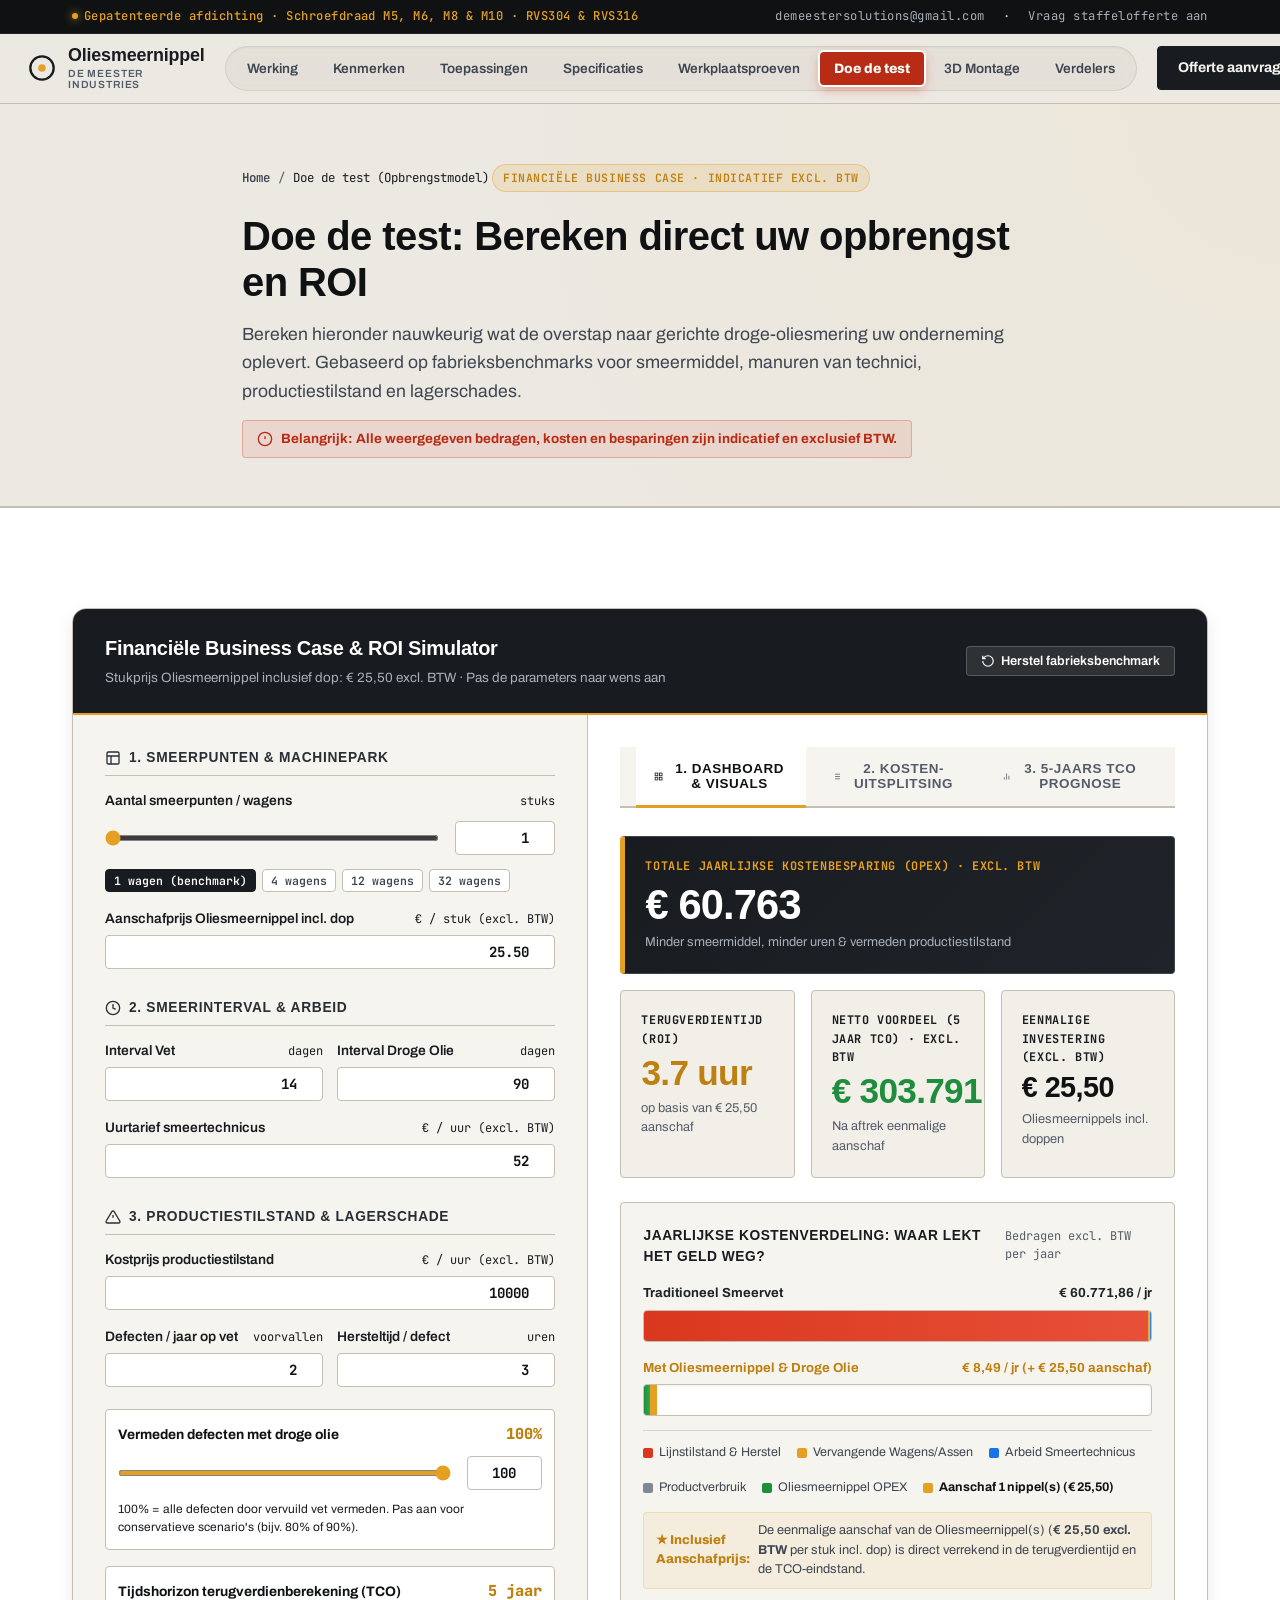
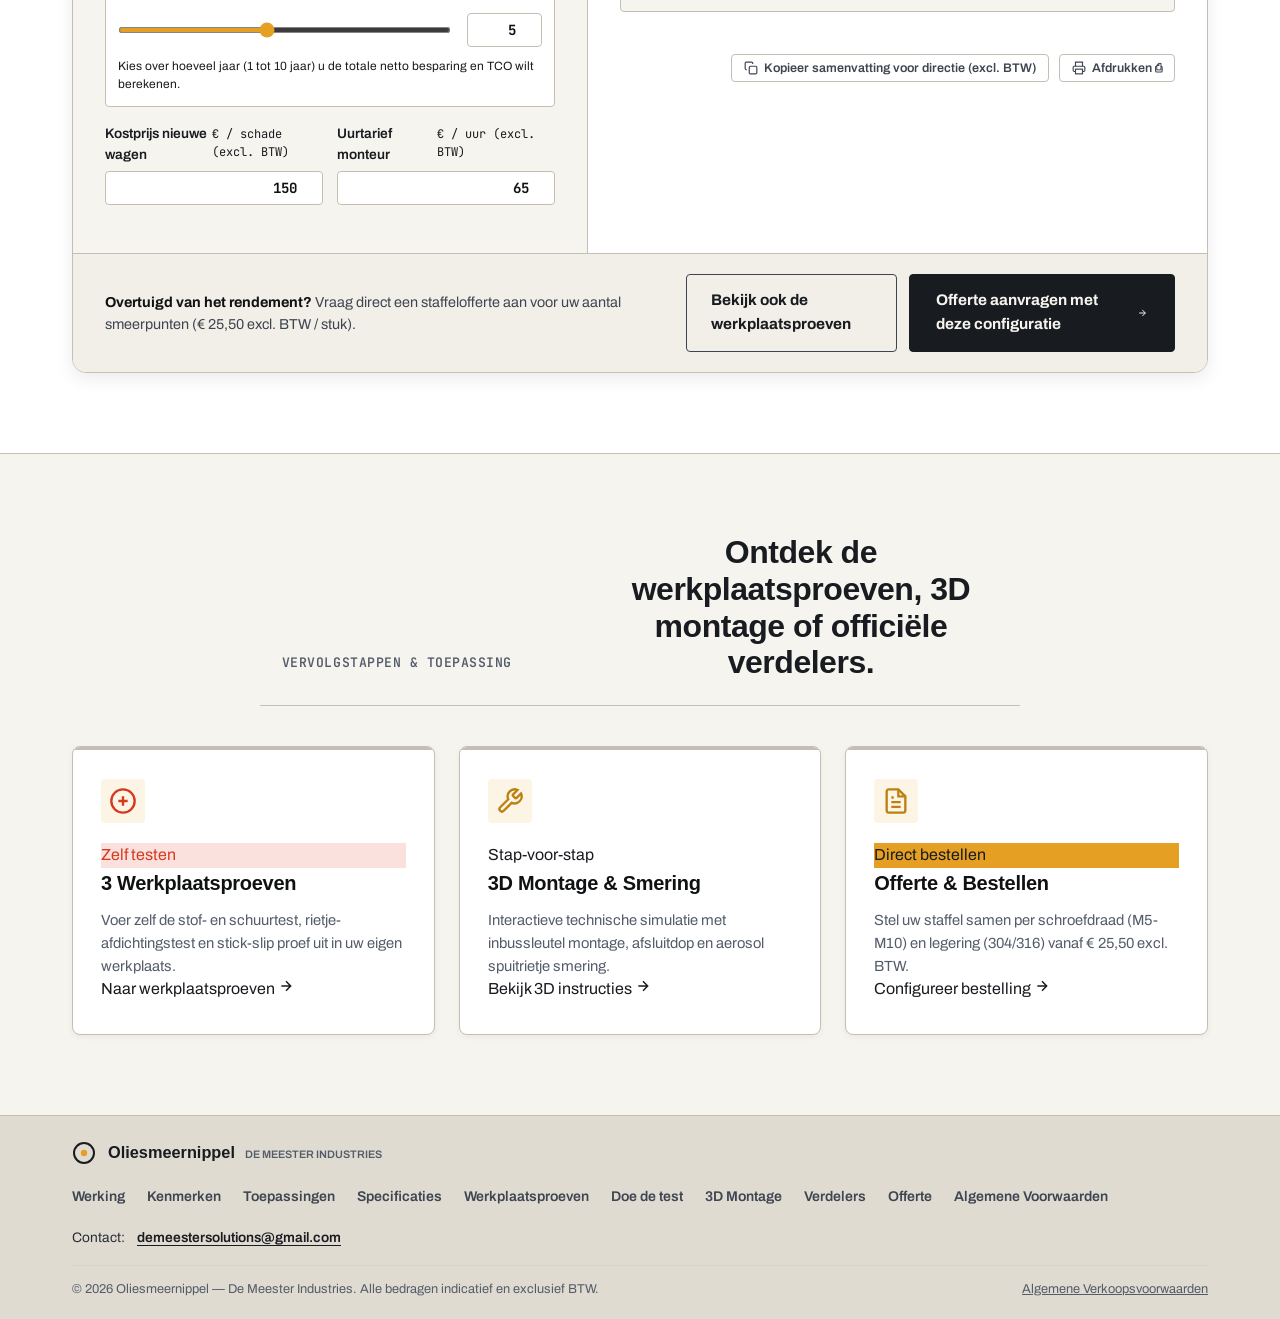
<file: calculator.html>
<!DOCTYPE html>
<html lang="nl">
<head>
  <meta charset="UTF-8">
  <meta name="viewport" content="width=device-width, initial-scale=1.0">
  <title>Doe de test — Opbrengstmodel & ROI Calculator | De Meester Industries</title>
  <meta name="description" content="Bereken direct uw besparing op smeermiddel, arbeid, lijnstilstand en lagerschades met het interactieve opbrengstmodel van de Oliesmeernippel. Cijfers excl. BTW.">
  <link rel="canonical" href="https://appkengit.github.io/DMS-OSN/calculator.html">

  <!-- Favicon -->
  <link rel="icon" type="image/svg+xml" href="assets/images/favicon.svg">
  <link rel="alternate icon" type="image/png" href="assets/images/favicon.png">
  <link rel="apple-touch-icon" href="assets/images/apple-touch-icon.png">

  <!-- Fonts & Stylesheet -->
  <link rel="preconnect" href="https://fonts.googleapis.com">
  <link rel="preconnect" href="https://fonts.gstatic.com" crossorigin>
  <link href="https://fonts.googleapis.com/css2?family=Archivo+Expanded:wght@600;700;800;900&family=Archivo:wght@400;500;600;700&family=JetBrains+Mono:wght@400;500;600;700&display=swap" rel="stylesheet">
  <link rel="stylesheet" href="css/style.css">
</head>
<body>

  <!-- Top Announcement Bar -->
  <div class="top-bar">
    <div class="wrap">
      <div class="top-bar-badge">
        <span>Gepatenteerde afdichting · Schroefdraad M5, M6, M8 & M10 · RVS304 & RVS316</span>
      </div>
      <div class="top-bar-links">
        <a href="mailto:demeestersolutions@gmail.com">demeestersolutions@gmail.com</a>
        <span>·</span>
        <a href="offerte.html">Vraag staffelofferte aan</a>
      </div>
    </div>
  </div>

  <!-- Header -->
  <header>
    <div class="wrap header-inner">
      <a class="brand" href="index.html" aria-label="Oliesmeernippel startpagina">
        <svg class="mark" viewBox="0 0 24 24" fill="none">
          <circle cx="12" cy="12" r="10" stroke="#181B1F" stroke-width="2"/>
          <circle cx="12" cy="12" r="3.2" fill="#E5A024"/>
        </svg>
        <span class="brand-text">
          Oliesmeernippel
          <small>De Meester Industries</small>
        </span>
      </a>

      <nav id="siteNav" aria-label="Hoofdnavigatie">
        <a href="index.html#werking">Werking</a>
        <a href="index.html#kenmerken">Kenmerken</a>
        <a href="index.html#toepassingen">Toepassingen</a>
        <a href="index.html#specificaties">Specificaties</a>
        <a href="test.html">Werkplaatsproeven</a>
        <a href="calculator.html" class="nav-highlight-red active">Doe de test</a>
        <a href="montage.html">3D Montage</a>
        <a href="verdelers.html">Verdelers</a>
      </nav>

      <div class="header-right">
        <a class="header-cta" href="offerte.html">
          <span>Offerte aanvragen</span>
          <svg width="14" height="14" viewBox="0 0 24 24" fill="none" stroke="currentColor" stroke-width="2.2" stroke-linecap="round" stroke-linejoin="round">
            <line x1="5" y1="12" x2="19" y2="12"></line>
            <polyline points="12 5 19 12 12 19"></polyline>
          </svg>
        </a>

        <button class="menu-toggle" id="menuToggle" aria-label="Menu openen" aria-expanded="false">
          <svg viewBox="0 0 24 24" width="22" height="22" fill="none">
            <path d="M3 6h18M3 12h18M3 18h18" stroke="#181B1F" stroke-width="2" stroke-linecap="round"/>
          </svg>
        </button>
      </div>
    </div>
  </header>

  <!-- Subpage Hero Header -->
  <section class="subpage-hero">
    <div class="wrap subpage-hero-inner">
      <div class="breadcrumb-trail">
        <a href="index.html">Home</a>
        <span>/</span>
        <span style="color:var(--steel-900);">Doe de test (Opbrengstmodel)</span>
      </div>

      <div class="tag tag-signal">
        <span>Financiële Business Case · Indicatief excl. BTW</span>
      </div>

      <h1>Doe de test: Bereken direct uw opbrengst en ROI</h1>
      
      <p class="lead">
        Bereken hieronder nauwkeurig wat de overstap naar gerichte droge-oliesmering uw onderneming oplevert. Gebaseerd op fabrieksbenchmarks voor smeermiddel, manuren van technici, productiestilstand en lagerschades.
      </p>

      <div style="margin-top:14px; display:inline-flex; align-items:center; gap:8px; background:rgba(217,56,30,0.1); border:1px solid rgba(217,56,30,0.3); padding:8px 14px; border-radius:var(--radius-sm); font-size:0.84rem; color:#B82B14; font-weight:700;">
        <svg width="16" height="16" viewBox="0 0 24 24" fill="none" stroke="currentColor" stroke-width="2">
          <circle cx="12" cy="12" r="10"></circle>
          <line x1="12" y1="8" x2="12" y2="12"></line>
          <line x1="12" y1="16" x2="12.01" y2="16"></line>
        </svg>
        <span>Belangrijk: Alle weergegeven bedragen, kosten en besparingen zijn indicatief en exclusief BTW.</span>
      </div>
    </div>
  </section>

  <!-- Calculator Section -->
  <section id="opbrengstmodel" style="padding: 60px 0 80px 0; background: #FFFFFF; border-top: 1px solid var(--line);">
    <div class="wrap">
      
      <!-- Calculator App Container -->
      <div class="calc-app-wrap" id="roiCalculatorApp">
        <!-- Top Control Bar -->
        <div class="calc-top-header">
          <div class="calc-title-box">
            <h3>Financiële Business Case & ROI Simulator</h3>
            <p>Stukprijs Oliesmeernippel inclusief dop: € 25,50 excl. BTW · Pas de parameters naar wens aan</p>
          </div>
          <button type="button" class="calc-reset-btn" id="btnResetCalc" title="Zet alle velden terug naar de fabrieksbenchmark">
            <svg width="14" height="14" viewBox="0 0 24 24" fill="none" stroke="currentColor" stroke-width="2">
              <path d="M3 12a9 9 0 1 0 9-9 9.75 9.75 0 0 0-6.74 2.74L3 8"/>
              <path d="M3 3v5h5"/>
            </svg>
            <span>Herstel fabrieksbenchmark</span>
          </button>
        </div>

        <div class="calc-layout-grid">
          <!-- Linkerzijde: Invoerpanelen -->
          <div class="calc-inputs-pane">
            
            <!-- Groep 1: Machine & Smeerpunten -->
            <div>
              <div class="calc-group-title">
                <svg width="16" height="16" viewBox="0 0 24 24" fill="none" stroke="currentColor" stroke-width="2">
                  <rect x="3" y="3" width="18" height="18" rx="2"/>
                  <line x1="3" y1="9" x2="21" y2="9"/>
                  <line x1="9" y1="21" x2="9" y2="9"/>
                </svg>
                <span>1. Smeerpunten & Machinepark</span>
              </div>

              <div class="calc-field-row">
                <div class="calc-label-bar">
                  <label for="calcSmeerpunten">Aantal smeerpunten / wagens</label>
                  <span class="calc-label-hint">stuks</span>
                </div>
                <div class="calc-slider-box">
                  <input type="range" class="calc-range-slider" id="calcSmeerpuntenSlider" min="1" max="100" value="1" step="1">
                  <div class="calc-num-input-wrap">
                    <input type="number" class="calc-num-input" id="calcSmeerpunten" min="1" max="500" value="1">
                  </div>
                </div>
                <div class="calc-preset-pills">
                  <button type="button" class="preset-pill active" data-calc-preset="1">1 wagen (benchmark)</button>
                  <button type="button" class="preset-pill" data-calc-preset="4">4 wagens</button>
                  <button type="button" class="preset-pill" data-calc-preset="12">12 wagens</button>
                  <button type="button" class="preset-pill" data-calc-preset="32">32 wagens</button>
                </div>
              </div>

              <div class="calc-field-row" style="margin-top:12px;">
                <div class="calc-label-bar">
                  <label for="calcNippelPrijs">Aanschafprijs Oliesmeernippel incl. dop</label>
                  <span class="calc-label-hint">€ / stuk (excl. BTW)</span>
                </div>
                <input type="number" class="calc-num-input" style="width:100%;" id="calcNippelPrijs" value="25.50" step="0.5" min="5">
              </div>
            </div>

            <!-- Groep 2: Smeerregime & Arbeid -->
            <div>
              <div class="calc-group-title">
                <svg width="16" height="16" viewBox="0 0 24 24" fill="none" stroke="currentColor" stroke-width="2">
                  <circle cx="12" cy="12" r="10"/>
                  <polyline points="12 6 12 12 16 14"/>
                </svg>
                <span>2. Smeerinterval & Arbeid</span>
              </div>

              <div class="calc-fields-grid-2">
                <div class="calc-field-row">
                  <div class="calc-label-bar">
                    <label for="calcVetFrequentie">Interval Vet</label>
                    <span class="calc-label-hint">dagen</span>
                  </div>
                  <input type="number" class="calc-num-input" style="width:100%;" id="calcVetFrequentie" value="14" min="1">
                </div>

                <div class="calc-field-row">
                  <div class="calc-label-bar">
                    <label for="calcOlieFrequentie">Interval Droge Olie</label>
                    <span class="calc-label-hint">dagen</span>
                  </div>
                  <input type="number" class="calc-num-input" style="width:100%;" id="calcOlieFrequentie" value="90" min="1">
                </div>
              </div>

              <div class="calc-field-row">
                <div class="calc-label-bar">
                  <label for="calcTariefSmeerder">Uurtarief smeertechnicus</label>
                  <span class="calc-label-hint">€ / uur (excl. BTW)</span>
                </div>
                <input type="number" class="calc-num-input" style="width:100%;" id="calcTariefSmeerder" value="52" min="10" step="1">
              </div>
            </div>

            <!-- Groep 3: Stilstand, Storingen & Vermijdingspercentage -->
            <div>
              <div class="calc-group-title">
                <svg width="16" height="16" viewBox="0 0 24 24" fill="none" stroke="currentColor" stroke-width="2">
                  <path d="M10.29 3.86L1.82 18a2 2 0 0 0 1.71 3h16.94a2 2 0 0 0 1.71-3L13.71 3.86a2 2 0 0 0-3.42 0z"/>
                  <line x1="12" y1="9" x2="12" y2="13"/>
                  <line x1="12" y1="17" x2="12.01" y2="17"/>
                </svg>
                <span>3. Productiestilstand & Lagerschade</span>
              </div>

              <div class="calc-field-row">
                <div class="calc-label-bar">
                  <label for="calcStilstandKost">Kostprijs productiestilstand</label>
                  <span class="calc-label-hint">€ / uur (excl. BTW)</span>
                </div>
                <input type="number" class="calc-num-input" style="width:100%;" id="calcStilstandKost" value="10000" min="0" step="500">
              </div>

              <div class="calc-fields-grid-2">
                <div class="calc-field-row">
                  <div class="calc-label-bar">
                    <label for="calcVoorvallen">Defecten / jaar op vet</label>
                    <span class="calc-label-hint">voorvallen</span>
                  </div>
                  <input type="number" class="calc-num-input" style="width:100%;" id="calcVoorvallen" value="2" min="0" step="1">
                </div>

                <div class="calc-field-row">
                  <div class="calc-label-bar">
                    <label for="calcHersteltijd">Hersteltijd / defect</label>
                    <span class="calc-label-hint">uren</span>
                  </div>
                  <input type="number" class="calc-num-input" style="width:100%;" id="calcHersteltijd" value="3" min="0.5" step="0.5">
                </div>
              </div>

              <!-- Nieuwe parameter: Vermijdingspercentage defecten -->
              <div class="calc-field-row" style="background:#FFFFFF; border:1px solid var(--line); border-radius:var(--radius-sm); padding:12px; margin-top:6px;">
                <div class="calc-label-bar">
                  <label for="calcReductiePct" style="color:var(--steel-950); font-weight:700;">
                    Vermeden defecten met droge olie
                  </label>
                  <span style="font-family:var(--font-mono); font-weight:800; font-size:0.95rem; color:var(--signal-dark);" id="reductiePctDisplay">100%</span>
                </div>
                <div class="calc-slider-box">
                  <input type="range" class="calc-range-slider" id="calcReductiePctSlider" min="0" max="100" value="100" step="5">
                  <div class="calc-num-input-wrap">
                    <input type="number" class="calc-num-input" id="calcReductiePct" min="0" max="100" value="100" style="width:75px;">
                  </div>
                </div>
                <p style="font-size:0.75rem; color:var(--steel-500); margin-top:4px;">
                  100% = alle defecten door vervuild vet vermeden. Pas aan voor conservatieve scenario's (bijv. 80% of 90%).
                </p>
              </div>

              <!-- Tijdshorizon slider -->
              <div class="calc-field-row" style="background:#FFFFFF; border:1px solid var(--line); border-radius:var(--radius-sm); padding:12px; margin-top:10px;">
                <div class="calc-label-bar">
                  <label for="calcJarenHorizon" style="color:var(--steel-950); font-weight:700;">
                    Tijdshorizon terugverdienberekening (TCO)
                  </label>
                  <span style="font-family:var(--font-mono); font-weight:800; font-size:0.95rem; color:var(--signal-dark);" id="jarenHorizonDisplay">5 jaar</span>
                </div>
                <div class="calc-slider-box">
                  <input type="range" class="calc-range-slider" id="calcJarenHorizonSlider" min="1" max="10" value="5" step="1">
                  <div class="calc-num-input-wrap">
                    <input type="number" class="calc-num-input" id="calcJarenHorizon" min="1" max="10" value="5" style="width:75px;">
                  </div>
                </div>
                <p style="font-size:0.75rem; color:var(--steel-500); margin-top:4px;">
                  Kies over hoeveel jaar (1 tot 10 jaar) u de totale netto besparing en TCO wilt berekenen.
                </p>
              </div>

              <div class="calc-fields-grid-2" style="margin-top:10px;">
                <div class="calc-field-row">
                  <div class="calc-label-bar">
                    <label for="calcSparePartsKost">Kostprijs nieuwe wagen</label>
                    <span class="calc-label-hint">€ / schade (excl. BTW)</span>
                  </div>
                  <input type="number" class="calc-num-input" style="width:100%;" id="calcSparePartsKost" value="150" min="0" step="25">
                </div>

                <div class="calc-field-row">
                  <div class="calc-label-bar">
                    <label for="calcTariefMonteur">Uurtarief monteur</label>
                    <span class="calc-label-hint">€ / uur (excl. BTW)</span>
                  </div>
                  <input type="number" class="calc-num-input" style="width:100%;" id="calcTariefMonteur" value="65" min="20" step="5">
                </div>
              </div>

            </div>

          </div>

          <!-- Rechterzijde: Live Dashboard & KPI's -->
          <div class="calc-results-pane">
            
            <!-- Tabbladen Navigatie -->
            <div class="calc-nav-tabs">
              <button type="button" class="calc-tab-btn active" data-calc-tab="tabOverview">
                <svg width="15" height="15" viewBox="0 0 24 24" fill="none" stroke="currentColor" stroke-width="2">
                  <rect x="3" y="3" width="7" height="7"/>
                  <rect x="14" y="3" width="7" height="7"/>
                  <rect x="14" y="14" width="7" height="7"/>
                  <rect x="3" y="14" width="7" height="7"/>
                </svg>
                <span>1. Dashboard & Visuals</span>
              </button>
              <button type="button" class="calc-tab-btn" data-calc-tab="tabTable">
                <svg width="15" height="15" viewBox="0 0 24 24" fill="none" stroke="currentColor" stroke-width="2">
                  <line x1="8" y1="6" x2="21" y2="6"/>
                  <line x1="8" y1="12" x2="21" y2="12"/>
                  <line x1="8" y1="18" x2="21" y2="18"/>
                  <line x1="3" y1="6" x2="3.01" y2="6"/>
                  <line x1="3" y1="12" x2="3.01" y2="12"/>
                  <line x1="3" y1="18" x2="3.01" y2="18"/>
                </svg>
                <span>2. Kosten-uitsplitsing</span>
              </button>
              <button type="button" class="calc-tab-btn" data-calc-tab="tab5y">
                <svg width="15" height="15" viewBox="0 0 24 24" fill="none" stroke="currentColor" stroke-width="2">
                  <line x1="18" y1="20" x2="18" y2="10"/>
                  <line x1="12" y1="20" x2="12" y2="4"/>
                  <line x1="6" y1="20" x2="6" y2="14"/>
                </svg>
                <span>3. 5-Jaars TCO Prognose</span>
              </button>
            </div>

            <!-- TAB 1: DASHBOARD & VISUALS -->
            <div class="calc-tab-pane active" id="tabOverview">
              <!-- KPI Tegels Grid -->
              <div class="calc-kpi-grid">
                <!-- Hero KPI: Jaarlijkse besparing -->
                <div class="calc-kpi-card hero-kpi">
                  <div class="calc-kpi-label">Totale Jaarlijkse Kostenbesparing (OPEX) · excl. BTW</div>
                  <div class="calc-kpi-val" id="kpiJaarBesparing">€ 60.763</div>
                  <div class="calc-kpi-sub">Minder smeermiddel, minder uren & vermeden productiestilstand</div>
                </div>

                <!-- KPI 2: Terugverdientijd -->
                <div class="calc-kpi-card">
                  <div class="calc-kpi-label">Terugverdientijd (ROI)</div>
                  <div class="calc-kpi-val" style="color:var(--signal-dark);" id="kpiTerugverdientijd">3.7 uur</div>
                  <div class="calc-kpi-sub" id="kpiTerugverdientijdSub">op basis van € 25,50 aanschaf</div>
                </div>

                <!-- KPI 3: 5-Jaars Netto Voordeel -->
                <div class="calc-kpi-card">
                  <div class="calc-kpi-label" id="kpiNettoWinstLabel">Netto Voordeel (5 Jaar TCO) · excl. BTW</div>
                  <div class="calc-kpi-val text-savings" id="kpiNettoWinst5j">€ 303.791</div>
                  <div class="calc-kpi-sub">Na aftrek eenmalige aanschaf</div>
                </div>

                <!-- KPI 4: Investering -->
                <div class="calc-kpi-card">
                  <div class="calc-kpi-label">Eenmalige Investering (excl. BTW)</div>
                  <div class="calc-kpi-val" style="font-size:1.8rem;" id="kpiInvestering">€ 25,50</div>
                  <div class="calc-kpi-sub">Oliesmeernippels incl. doppen</div>
                </div>
              </div>

              <!-- Gestapelde Kostenvergelijking (Stacked Bars) -->
              <div class="calc-stacked-wrap">
                <div class="calc-stacked-header">
                  <span class="calc-stacked-title">Jaarlijkse Kostenverdeling: Waar lekt het geld weg?</span>
                  <span style="font-family:var(--font-mono); font-size:0.75rem; color:var(--steel-600);">Bedragen excl. BTW per jaar</span>
                </div>

                <div class="stacked-bar-container">
                  <!-- Balk Vet -->
                  <div class="stacked-bar-row">
                    <div class="stacked-bar-label">
                      <span>Traditioneel Smeervet</span>
                      <span id="stackedVetTotal">€ 60.771,86 / jr</span>
                    </div>
                    <div class="stacked-track">
                      <div class="stacked-seg seg-downtime" id="segVetDowntime" style="width: 99.3%;" title="Productiestilstand"></div>
                      <div class="stacked-seg seg-spare" id="segVetSpare" style="width: 0.5%;" title="Spare parts / assen"></div>
                      <div class="stacked-seg seg-arbeid" id="segVetArbeid" style="width: 0.15%;" title="Smeertijd arbeid"></div>
                      <div class="stacked-seg seg-product" id="segVetProduct" style="width: 0.05%;" title="Vetverbruik"></div>
                    </div>
                  </div>

                  <!-- Balk Oliesmeernippel -->
                  <div class="stacked-bar-row">
                    <div class="stacked-bar-label">
                      <span style="color:var(--signal-dark);">Met Oliesmeernippel & Droge Olie</span>
                      <span style="color:var(--signal-dark); font-weight:700;" id="stackedOlieTotal">€ 8,49 / jr (+ € 25,50 eenmalige aanschaf)</span>
                    </div>
                    <div class="stacked-track">
                      <div class="stacked-seg seg-clean-oil" id="segOlieClean" style="width: 1%;" title="Minimale operationele kosten (OPEX)"></div>
                      <div class="stacked-seg seg-nippel" id="segOlieNippel" style="width: 2%; background:#E5A024;" title="Eenmalige aanschaf Oliesmeernippel(s) incl. dop"></div>
                    </div>
                  </div>
                </div>

                <div class="stacked-legend">
                  <div class="legend-item">
                    <span class="legend-dot" style="background:#D9381E;"></span>
                    <span>Lijnstilstand & Herstel</span>
                  </div>
                  <div class="legend-item">
                    <span class="legend-dot" style="background:#E5A024;"></span>
                    <span>Vervangende Wagens/Assen</span>
                  </div>
                  <div class="legend-item">
                    <span class="legend-dot" style="background:#1A73E8;"></span>
                    <span>Arbeid Smeertechnicus</span>
                  </div>
                  <div class="legend-item">
                    <span class="legend-dot" style="background:#7E8794;"></span>
                    <span>Productverbruik</span>
                  </div>
                  <div class="legend-item">
                    <span class="legend-dot" style="background:#1E8E3E;"></span>
                    <span>Oliesmeernippel OPEX</span>
                  </div>
                  <div class="legend-item">
                    <span class="legend-dot" style="background:#E5A024;"></span>
                    <span id="legendNippelText" style="font-weight:700; color:var(--steel-950);">Aanschaf Oliesmeernippel(s) (€ 25,50 / stuk)</span>
                  </div>
                </div>

                <div style="margin-top:14px; display:flex; align-items:center; gap:8px; font-size:0.8rem; color:var(--steel-700); background:rgba(229,160,36,0.08); border:1px solid rgba(229,160,36,0.25); border-radius:var(--radius-sm); padding:8px 12px;">
                  <span style="color:var(--signal-dark); font-weight:800;">★ Inclusief Aanschafprijs:</span>
                  <span>De eenmalige aanschaf van de Oliesmeernippel(s) (<strong>€ 25,50 excl. BTW</strong> per stuk incl. dop) is direct verrekend in de terugverdientijd en de TCO-eindstand.</span>
                </div>
              </div>
            </div>

            <!-- TAB 2: GEDETAILLEERDE TABEL -->
            <div class="calc-tab-pane" id="tabTable">
              <div class="calc-table-wrap">
                <table class="calc-table">
                  <thead>
                    <tr>
                      <th>Kostenpost (excl. BTW)</th>
                      <th>Huidig (Vet)</th>
                      <th>Met Oliesmeernippel</th>
                      <th>Uw Voordeel / Verschil</th>
                    </tr>
                  </thead>
                  <tbody>
                    <!-- Sectie A: Jaarlijkse exploitatiekosten (OPEX) -->
                    <tr style="background:var(--paper-light); font-weight:700;">
                      <td colspan="4" style="font-size:0.75rem; text-transform:uppercase; letter-spacing:0.05em; color:var(--steel-700);">
                        A. Jaarlijkse Exploitatiekosten (OPEX per jaar)
                      </td>
                    </tr>
                    <tr>
                      <td style="padding-left:22px;">Smeermiddel verbruik</td>
                      <td id="rowProductVet">€ 14,08</td>
                      <td id="rowProductOlie">€ 1,46</td>
                      <td class="text-savings" id="rowProductDiff">- € 12,62</td>
                    </tr>
                    <tr>
                      <td style="padding-left:22px;">Tijdsbesteding smering</td>
                      <td id="rowArbeidVet">€ 67,79</td>
                      <td id="rowArbeidOlie">€ 7,03</td>
                      <td class="text-savings" id="rowArbeidDiff">- € 60,76</td>
                    </tr>
                    <tr>
                      <td style="padding-left:22px;">Productiestilstand & herstel</td>
                      <td id="rowDowntimeVet">€ 60.390</td>
                      <td id="rowDowntimeOlie">€ 0</td>
                      <td class="text-savings" id="rowDowntimeDiff">- € 60.390</td>
                    </tr>
                    <tr>
                      <td style="padding-left:22px;">Vervangende wagens / spare parts</td>
                      <td id="rowSpareVet">€ 300</td>
                      <td id="rowSpareOlie">€ 0</td>
                      <td class="text-savings" id="rowSpareDiff">- € 300</td>
                    </tr>
                    <tr style="font-weight:700; background:rgba(0,0,0,0.02); border-top:1px solid var(--line);">
                      <td>Subtotaal Jaarlijkse Bedrijfskosten (per jaar)</td>
                      <td id="rowSubtotalVet">€ 60.771,86</td>
                      <td id="rowSubtotalOlie">€ 8,49</td>
                      <td class="text-savings" id="rowSubtotalDiff">- € 60.763,37 / jr</td>
                    </tr>

                    <!-- Sectie B: Eenmalige investering (CAPEX) -->
                    <tr style="background:rgba(229,160,36,0.12); font-weight:700;">
                      <td colspan="4" style="font-size:0.75rem; text-transform:uppercase; letter-spacing:0.05em; color:var(--steel-950);">
                        B. Eenmalige Investering (CAPEX)
                      </td>
                    </tr>
                    <tr style="background:rgba(229,160,36,0.05); font-weight:700;">
                      <td style="padding-left:22px;">
                        Aanschaf Oliesmeernippel(s) incl. afsluitdop (€ 25,50 excl. BTW per stuk)
                      </td>
                      <td id="rowNippelVet">€ 0,00</td>
                      <td id="rowNippelOlie" style="color:var(--signal-dark); font-weight:800;">€ 25,50</td>
                      <td id="rowNippelDiff" style="color:var(--steel-800); font-weight:700;">+ € 25,50 (eenmalig)</td>
                    </tr>

                    <!-- Sectie C: Meerjarige TCO -->
                    <tr class="total-row">
                      <td id="rowTotalLabel">C. Totale Kosten na 5 jaar (TCO incl. aanschaf)</td>
                      <td id="rowTotaalVet">€ 303.859,32</td>
                      <td id="rowTotaalOlie">€ 67,95</td>
                      <td id="rowTotaalDiff">- € 303.791,37</td>
                    </tr>
                  </tbody>
                </table>
              </div>

              <div style="background:var(--paper-light); border:1px solid var(--line); border-radius:var(--radius-sm); padding:16px; font-size:0.84rem; color:var(--steel-700);">
                <strong>Opmerking BTW & Tarieven:</strong> Alle kosten, uurtarieven en materiaalprijzen zijn exclusief BTW en gebaseerd op gemiddelde industriële benchmarks.
              </div>
            </div>

            <!-- TAB 3: 5-JAARS TCO PROGNOSE -->
            <div class="calc-tab-pane" id="tab5y">
              <div class="calc-5y-chart-container">
                <div style="display:flex; justify-content:space-between; align-items:baseline;">
                  <h4 style="font-size:0.92rem; font-weight:800; text-transform:uppercase; color:var(--steel-900);" id="tcoChartTitle">Cumulatieve Kostenopbouw excl. BTW (Jaar 1 t/m Jaar 5)</h4>
                  <div style="display:flex; gap:12px; font-size:0.75rem; font-family:var(--font-mono);">
                    <span style="display:flex; align-items:center; gap:4px;"><span style="width:10px; height:10px; background:#D9381E; border-radius:2px;"></span> Vet</span>
                    <span style="display:flex; align-items:center; gap:4px;"><span style="width:10px; height:10px; background:var(--signal); border-radius:2px;"></span> Oliesmeernippel</span>
                  </div>
                </div>

                <div class="tco-5y-columns" id="tco5yColumns">
                  <!-- Dynamisch gegenereerd door JS o.b.v. gekozen horizon -->
                </div>
              </div>

              <!-- TCO visualisatie balken -->
              <div class="calc-tco-visual">
                <div class="tco-header-bar">
                  <span class="tco-title" id="tcoVisualTitle">5-Jaars TCO Eindstand (excl. BTW)</span>
                  <span style="font-family:var(--font-mono); font-size:0.75rem; color:var(--steel-500);">Inclusief € 25,50 eenmalige aanschaf / wagen</span>
                </div>
                
                <div class="tco-bar-group">
                  <!-- Vet balk -->
                  <div class="tco-bar-row">
                    <div class="tco-bar-label">
                      <span id="barVetLabel">Traditioneel Smeervet (5 jaar)</span>
                      <strong id="barVetVal">€ 303.859</strong>
                    </div>
                    <div class="tco-bar-track">
                      <div class="tco-bar-fill bar-vet" id="barVetTco" style="width: 100%;"></div>
                    </div>
                  </div>

                  <!-- Olie balk -->
                  <div class="tco-bar-row">
                    <div class="tco-bar-label">
                      <span id="barOlieLabel">Oliesmeernippel + Droge Olie (5 jaar)</span>
                      <strong style="color:var(--signal-dark);" id="barOlieVal">€ 68</strong>
                    </div>
                    <div class="tco-bar-track">
                      <div class="tco-bar-fill bar-olie" id="barOlieTco" style="width: 2%;"></div>
                    </div>
                  </div>
                </div>
              </div>
            </div>

            <!-- Utility Action Bar (Kopieer samenvatting & Print) -->
            <div class="calc-action-bar">
              <button type="button" class="btn-utility" id="btnCopySummary">
                <svg width="14" height="14" viewBox="0 0 24 24" fill="none" stroke="currentColor" stroke-width="2">
                  <rect x="9" y="9" width="13" height="13" rx="2" ry="2"></rect>
                  <path d="M5 15H4a2 2 0 0 1-2-2V4a2 2 0 0 1 2-2h9a2 2 0 0 1 2 2v1"></path>
                </svg>
                <span id="btnCopyText">Kopieer samenvatting voor directie (excl. BTW)</span>
              </button>
              <button type="button" class="btn-utility" onclick="window.print()">
                <svg width="14" height="14" viewBox="0 0 24 24" fill="none" stroke="currentColor" stroke-width="2">
                  <polyline points="6 9 6 2 18 2 18 9"></polyline>
                  <path d="M6 18H4a2 2 0 0 1-2-2v-5a2 2 0 0 1 2-2h16a2 2 0 0 1 2 2v5a2 2 0 0 1-2 2h-2"></path>
                  <rect x="6" y="14" width="12" height="8"></rect>
                </svg>
                <span>Afdrukken ⎙</span>
              </button>
            </div>

          </div>
        </div>

        <!-- Calculator Footer CTA -->
        <div class="calc-footer-cta">
          <div class="calc-footer-cta-text">
            <strong>Overtuigd van het rendement?</strong> Vraag direct een staffelofferte aan voor uw aantal smeerpunten (€ 25,50 excl. BTW / stuk).
          </div>
          <div style="display:flex; gap:12px; align-items:center;">
            <a href="test.html" class="btn-secondary">
              <span>Bekijk ook de werkplaatsproeven</span>
            </a>
            <a href="offerte.html" class="btn-primary" id="btnCalcToOfferte">
              <span>Offerte aanvragen met deze configuratie</span>
              <svg width="16" height="16" viewBox="0 0 24 24" fill="none" stroke="currentColor" stroke-width="2.2">
                <path d="M5 12h14M12 5l7 7-7 7"/>
              </svg>
            </a>
          </div>
        </div>
      </div>
    </div>
  </section>

  <!-- Navigation Hub -->
  <section class="hub-section">
    <div class="wrap">
      <div class="section-head" style="text-align:center; max-width:760px; margin:0 auto 40px auto;">
        <span class="index">VERVOLGSTAPPEN & TOEPASSING</span>
        <h2>Ontdek de werkplaatsproeven, 3D montage of officiële verdelers.</h2>
      </div>

      <div class="hub-grid">
        <a href="test.html" class="hub-card">
          <div class="hub-card-icon" style="color:#D9381E;">
            <svg width="28" height="28" viewBox="0 0 24 24" fill="none" stroke="currentColor" stroke-width="2">
              <circle cx="12" cy="12" r="10"/>
              <path d="M8 12h8M12 8v8"/>
            </svg>
          </div>
          <div class="hub-card-tag" style="background:rgba(217,56,30,0.15); color:#D9381E;">Zelf testen</div>
          <h3 class="hub-card-title">3 Werkplaatsproeven</h3>
          <p class="hub-card-desc">Voer zelf de stof- en schuurtest, rietje-afdichtingstest en stick-slip proef uit in uw eigen werkplaats.</p>
          <div class="hub-card-cta">
            <span>Naar werkplaatsproeven</span>
            <svg width="16" height="16" viewBox="0 0 24 24" fill="none" stroke="currentColor" stroke-width="2.2"><path d="M5 12h14M12 5l7 7-7 7"/></svg>
          </div>
        </a>

        <a href="montage.html" class="hub-card">
          <div class="hub-card-icon">
            <svg width="28" height="28" viewBox="0 0 24 24" fill="none" stroke="currentColor" stroke-width="2">
              <path d="M14.7 6.3a1 1 0 0 0 0 1.4l1.6 1.6a1 1 0 0 0 1.4 0l3.77-3.77a6 6 0 0 1-7.94 7.94l-6.91 6.91a2.12 2.12 0 0 1-3-3l6.91-6.91a6 6 0 0 1 7.94-7.94l-3.76 3.76z"></path>
            </svg>
          </div>
          <div class="hub-card-tag">Stap-voor-stap</div>
          <h3 class="hub-card-title">3D Montage & Smering</h3>
          <p class="hub-card-desc">Interactieve technische simulatie met inbussleutel montage, afsluitdop en aerosol spuitrietje smering.</p>
          <div class="hub-card-cta">
            <span>Bekijk 3D instructies</span>
            <svg width="16" height="16" viewBox="0 0 24 24" fill="none" stroke="currentColor" stroke-width="2.2"><path d="M5 12h14M12 5l7 7-7 7"/></svg>
          </div>
        </a>

        <a href="offerte.html" class="hub-card featured">
          <div class="hub-card-icon">
            <svg width="28" height="28" viewBox="0 0 24 24" fill="none" stroke="currentColor" stroke-width="2">
              <path d="M14 2H6a2 2 0 0 0-2 2v16a2 2 0 0 0 2 2h12a2 2 0 0 0 2-2V8z"></path>
              <polyline points="14 2 14 8 20 8"></polyline>
              <line x1="16" y1="13" x2="8" y2="13"></line>
              <line x1="16" y1="17" x2="8" y2="17"></line>
              <polyline points="10 9 9 9 8 9"></polyline>
            </svg>
          </div>
          <div class="hub-card-tag" style="background:var(--signal); color:var(--steel-900);">Direct bestellen</div>
          <h3 class="hub-card-title">Offerte & Bestellen</h3>
          <p class="hub-card-desc">Stel uw staffel samen per schroefdraad (M5-M10) en legering (304/316) vanaf € 25,50 excl. BTW.</p>
          <div class="hub-card-cta">
            <span>Configureer bestelling</span>
            <svg width="16" height="16" viewBox="0 0 24 24" fill="none" stroke="currentColor" stroke-width="2.2"><path d="M5 12h14M12 5l7 7-7 7"/></svg>
          </div>
        </a>
      </div>
    </div>
  </section>

  <!-- Compact Footer -->
  <footer>
    <div class="wrap">
      <div class="footer-inner-compact">
        <div class="footer-brand-compact">
          <svg class="mark" viewBox="0 0 24 24" fill="none" style="width:24px; height:24px;">
            <circle cx="12" cy="12" r="10" stroke="#181B1F" stroke-width="2"/>
            <circle cx="12" cy="12" r="3.2" fill="#E5A024"/>
          </svg>
          <span style="font-family:var(--font-display); font-weight:800; font-size:1.02rem;">
            Oliesmeernippel
            <small style="font-family:var(--font-body); font-weight:600; font-size:0.68rem; color:var(--steel-600); text-transform:uppercase; margin-left:6px;">De Meester Industries</small>
          </span>
        </div>

        <div class="footer-nav-compact">
          <a href="index.html#werking">Werking</a>
          <a href="index.html#kenmerken">Kenmerken</a>
          <a href="index.html#toepassingen">Toepassingen</a>
          <a href="index.html#specificaties">Specificaties</a>
          <a href="test.html">Werkplaatsproeven</a>
          <a href="calculator.html">Doe de test</a>
          <a href="montage.html">3D Montage</a>
          <a href="verdelers.html">Verdelers</a>
          <a href="offerte.html">Offerte</a>
          <a href="#termsModal" class="open-terms-modal">Algemene Voorwaarden</a>
        </div>

        <div class="footer-contact-compact">
          <span>Contact:</span>
          <a href="mailto:demeestersolutions@gmail.com">demeestersolutions@gmail.com</a>
        </div>
      </div>

      <div class="footer-bottom">
        <span>&copy; 2026 Oliesmeernippel — De Meester Industries. Alle bedragen indicatief en exclusief BTW.</span>
        <span><a href="#termsModal" class="open-terms-modal" style="color:var(--steel-600); text-decoration:underline;">Algemene Verkoopsvoorwaarden</a></span>
      </div>
    </div>
  </footer>

  <!-- Scripts -->
  <script src="js/calculator.js"></script>
  <script src="js/main.js"></script>
</body>
</html>
</file>
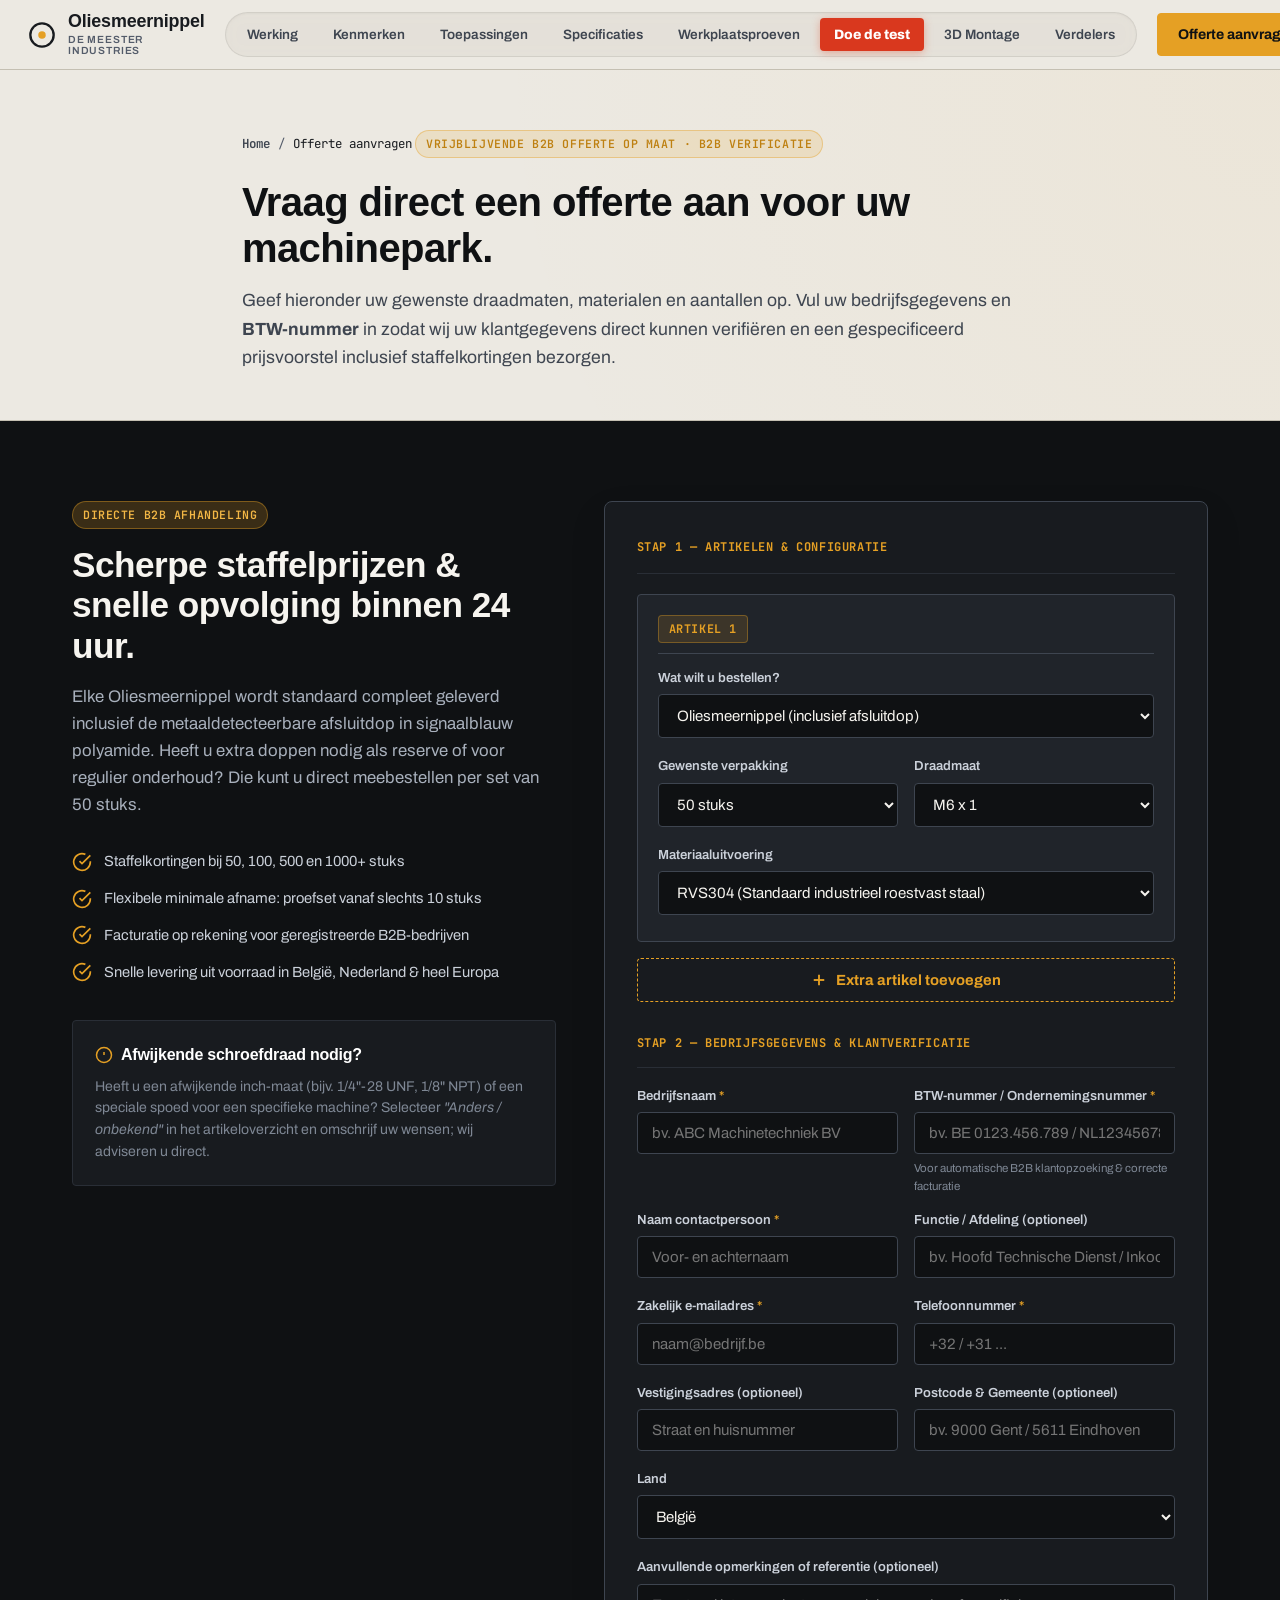
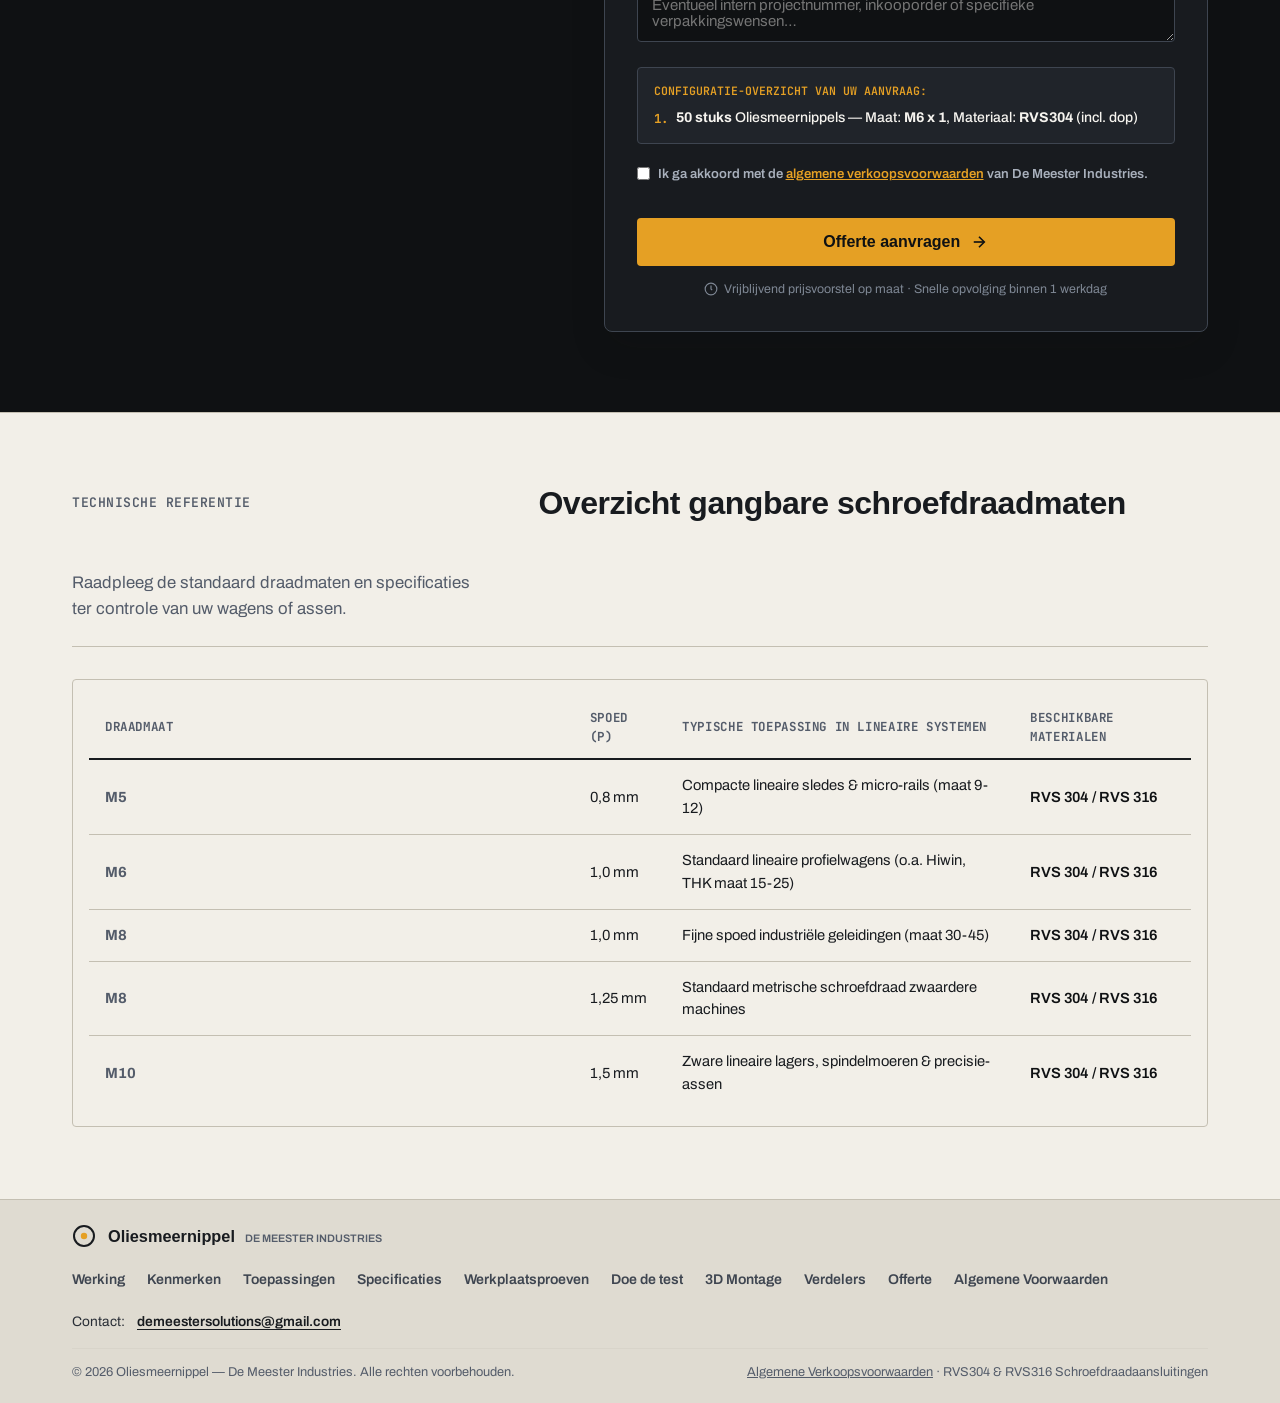
<file: offerte.html>
<!DOCTYPE html>
<html lang="nl">
<head>
  <meta charset="UTF-8">
  <meta name="viewport" content="width=device-width, initial-scale=1.0">
  <title>Offerte Aanvragen — Oliesmeernippel | De Meester Industries</title>
  <meta name="description" content="Vraag direct een vrijblijvende offerte aan voor de gepatenteerde Oliesmeernippel. B2B staffelprijzen, klantopzoeking via BTW-nummer en snelle opvolging.">
  <link rel="canonical" href="https://appkengit.github.io/DMS-OSN/offerte.html">

  <!-- Favicon -->
  <link rel="icon" type="image/svg+xml" href="assets/images/favicon.svg">
  <link rel="alternate icon" type="image/png" href="assets/images/favicon.png">
  <link rel="apple-touch-icon" href="assets/images/apple-touch-icon.png">

  <!-- Fonts & Stylesheet -->
  <link rel="preconnect" href="https://fonts.googleapis.com">
  <link rel="preconnect" href="https://fonts.gstatic.com" crossorigin>
  <link href="https://fonts.googleapis.com/css2?family=JetBrains+Mono:wght@400;500;600;700&family=Plus+Jakarta+Sans:wght@400;500;600;700;800;900&display=swap" rel="stylesheet">
  <link rel="stylesheet" href="css/style.css">
</head>
<body>

  <!-- Sticky Header Navigation -->
  <header>
    <div class="wrap header-inner">
      <a class="brand" href="index.html" aria-label="Oliesmeernippel startpagina">
        <svg class="mark" viewBox="0 0 24 24" fill="none">
          <circle cx="12" cy="12" r="10" stroke="#181B1F" stroke-width="2"/>
          <circle cx="12" cy="12" r="3.2" fill="#E5A024"/>
        </svg>
        <span class="brand-text">
          Oliesmeernippel
          <small>De Meester Industries</small>
        </span>
      </a>

      <nav id="siteNav" aria-label="Hoofdnavigatie">
        <a href="index.html#werking">Werking</a>
        <a href="index.html#kenmerken">Kenmerken</a>
        <a href="index.html#toepassingen">Toepassingen</a>
        <a href="index.html#specificaties">Specificaties</a>
        <a href="test.html">Werkplaatsproeven</a>
        <a href="calculator.html" class="nav-highlight-red">Doe de test</a>
        <a href="montage.html">3D Montage</a>
        <a href="verdelers.html">Verdelers</a>
      </nav>

      <div class="header-right">
        <a class="header-cta" href="offerte.html" style="background:var(--signal); color:var(--steel-950); border-color:var(--signal);">
          <span>Offerte aanvragen</span>
          <svg width="14" height="14" viewBox="0 0 24 24" fill="none" stroke="currentColor" stroke-width="2.2" stroke-linecap="round" stroke-linejoin="round">
            <line x1="5" y1="12" x2="19" y2="12"></line>
            <polyline points="12 5 19 12 12 19"></polyline>
          </svg>
        </a>

        <button class="menu-toggle" id="menuToggle" aria-label="Menu openen" aria-expanded="false">
          <svg viewBox="0 0 24 24" width="22" height="22" fill="none">
            <path d="M3 6h18M3 12h18M3 18h18" stroke="#181B1F" stroke-width="2" stroke-linecap="round"/>
          </svg>
        </button>
      </div>
    </div>
  </header>

  <!-- Subpage Hero Header -->
  <section class="subpage-hero">
    <div class="wrap subpage-hero-inner">
      <div class="breadcrumb-trail">
        <a href="index.html">Home</a>
        <span>/</span>
        <span style="color:var(--steel-900);">Offerte aanvragen</span>
      </div>

      <div class="tag tag-signal">
        <span>Vrijblijvende B2B Offerte op Maat · B2B Verificatie</span>
      </div>

      <h1>Vraag direct een offerte aan voor uw machinepark.</h1>
      
      <p class="lead">
        Geef hieronder uw gewenste draadmaten, materialen en aantallen op. Vul uw bedrijfsgegevens en <strong>BTW-nummer</strong> in zodat wij uw klantgegevens direct kunnen verifiëren en een gespecificeerd prijsvoorstel inclusief staffelkortingen bezorgen.
      </p>
    </div>
  </section>

  <!-- Quote Form Section (GitHub Pages + FormSubmit Ready) -->
  <section class="cta-strip" id="offerteFormSectie" style="border-top:none;">
    <div class="wrap cta-grid">
      <!-- Left Column: Commercial highlights & reassurance -->
      <div class="cta-info">
        <div class="tag tag-signal" style="background:rgba(229,160,36,0.2); color:#F3B745;">
          <span>Directe B2B Afhandeling</span>
        </div>

        <h2 style="margin-top:16px;">Scherpe staffelprijzen & snelle opvolging binnen 24 uur.</h2>
        
        <p>
          Elke Oliesmeernippel wordt standaard compleet geleverd inclusief de metaaldetecteerbare afsluitdop in signaalblauw polyamide. Heeft u extra doppen nodig als reserve of voor regulier onderhoud? Die kunt u direct meebestellen per set van 50 stuks.
        </p>

        <div class="cta-highlights">
          <div class="cta-highlight-item">
            <svg width="20" height="20" viewBox="0 0 24 24" fill="none" stroke="currentColor" stroke-width="2">
              <path d="M22 11.08V12a10 10 0 1 1-5.93-9.14"></path>
              <polyline points="22 4 12 14.01 9 11.01"></polyline>
            </svg>
            <span>Staffelkortingen bij 50, 100, 500 en 1000+ stuks</span>
          </div>

          <div class="cta-highlight-item">
            <svg width="20" height="20" viewBox="0 0 24 24" fill="none" stroke="currentColor" stroke-width="2">
              <path d="M22 11.08V12a10 10 0 1 1-5.93-9.14"></path>
              <polyline points="22 4 12 14.01 9 11.01"></polyline>
            </svg>
            <span>Flexibele minimale afname: proefset vanaf slechts 10 stuks</span>
          </div>

          <div class="cta-highlight-item">
            <svg width="20" height="20" viewBox="0 0 24 24" fill="none" stroke="currentColor" stroke-width="2">
              <path d="M22 11.08V12a10 10 0 1 1-5.93-9.14"></path>
              <polyline points="22 4 12 14.01 9 11.01"></polyline>
            </svg>
            <span>Facturatie op rekening voor geregistreerde B2B-bedrijven</span>
          </div>

          <div class="cta-highlight-item">
            <svg width="20" height="20" viewBox="0 0 24 24" fill="none" stroke="currentColor" stroke-width="2">
              <path d="M22 11.08V12a10 10 0 1 1-5.93-9.14"></path>
              <polyline points="22 4 12 14.01 9 11.01"></polyline>
            </svg>
            <span>Snelle levering uit voorraad in België, Nederland & heel Europa</span>
          </div>
        </div>

        <div style="margin-top:36px; padding:22px; background:var(--steel-900); border:1px solid var(--steel-800); border-radius:var(--radius-sm);">
          <h4 style="color:#FFFFFF; font-size:1rem; margin-bottom:8px; display:flex; align-items:center; gap:8px;">
            <svg width="18" height="18" viewBox="0 0 24 24" fill="none" stroke="var(--signal)" stroke-width="2">
              <circle cx="12" cy="12" r="10"></circle>
              <line x1="12" y1="8" x2="12" y2="12"></line>
              <line x1="12" y1="16" x2="12.01" y2="16"></line>
            </svg>
            Afwijkende schroefdraad nodig?
          </h4>
          <p style="font-size:0.88rem; color:var(--steel-400); line-height:1.55; margin:0;">
            Heeft u een afwijkende inch-maat (bijv. 1/4"-28 UNF, 1/8" NPT) of een speciale spoed voor een specifieke machine? Selecteer <em>"Anders / onbekend"</em> in het artikeloverzicht en omschrijf uw wensen; wij adviseren u direct.
          </p>
        </div>
      </div>

      <!-- Right Column: Upgraded B2B Quote Form -->
      <div class="cta-form-container">
        <form class="cta-form" id="quoteForm" action="https://formsubmit.co/demeestersolutions@gmail.com" method="POST">
          <!-- FormSubmit Configuration -->
          <input type="hidden" name="_subject" value="Nieuwe offerteaanvraag — Oliesmeernippel (De Meester Industries)">
          <input type="hidden" name="_template" value="table">
          <input type="hidden" name="_captcha" value="false">
          <input type="text" name="_honey" style="display:none" tabindex="-1" autocomplete="off">

          <div style="margin-bottom:20px; padding-bottom:14px; border-bottom:1px solid var(--steel-800);">
            <span style="font-family:var(--font-mono); font-size:0.75rem; color:var(--signal); text-transform:uppercase; font-weight:700; letter-spacing:0.05em;">
              STAP 1 — ARTIKELEN & CONFIGURATIE
            </span>
          </div>

          <!-- Dynamic Multi-Articles Container -->
          <div id="articlesList" class="articles-list">
            <!-- Articles rendered dynamically by js/form.js -->
          </div>

          <button type="button" id="btnAddArticle" class="btn-add-article">
            <svg width="18" height="18" viewBox="0 0 24 24" fill="none" stroke="currentColor" stroke-width="2.5">
              <line x1="12" y1="5" x2="12" y2="19"></line>
              <line x1="5" y1="12" x2="19" y2="12"></line>
            </svg>
            <span>Extra artikel toevoegen</span>
          </button>

          <div style="margin:28px 0 18px; padding-bottom:12px; border-bottom:1px solid var(--steel-800);">
            <span style="font-family:var(--font-mono); font-size:0.75rem; color:var(--signal); text-transform:uppercase; font-weight:700; letter-spacing:0.05em;">
              STAP 2 — BEDRIJFSGEGEVENS & KLANTVERIFICATIE
            </span>
          </div>

          <!-- Company & VAT for Customer Lookup -->
          <div class="form-row">
            <div>
              <label for="company">Bedrijfsnaam <span style="color:var(--signal);">*</span></label>
              <input id="company" name="Bedrijfsnaam" type="text" placeholder="bv. ABC Machinetechniek BV" required>
            </div>

            <div>
              <label for="vat">BTW-nummer / Ondernemingsnummer <span style="color:var(--signal);">*</span></label>
              <input id="vat" name="BTW_nummer" type="text" placeholder="bv. BE 0123.456.789 / NL123456789B01" required>
              <small style="display:block; font-size:0.72rem; color:var(--steel-400); margin-top:-12px; margin-bottom:14px;">
                Voor automatische B2B klantopzoeking & correcte facturatie
              </small>
            </div>
          </div>

          <!-- Contact Person Details -->
          <div class="form-row">
            <div>
              <label for="contactName">Naam contactpersoon <span style="color:var(--signal);">*</span></label>
              <input id="contactName" name="Contactpersoon" type="text" placeholder="Voor- en achternaam" required>
            </div>

            <div>
              <label for="contactRole">Functie / Afdeling (optioneel)</label>
              <input id="contactRole" name="Functie" type="text" placeholder="bv. Hoofd Technische Dienst / Inkoop">
            </div>
          </div>

          <!-- Direct Contact Channels -->
          <div class="form-row">
            <div>
              <label for="email">Zakelijk e-mailadres <span style="color:var(--signal);">*</span></label>
              <input id="email" name="E-mailadres aanvrager" type="email" placeholder="naam@bedrijf.be" required>
            </div>

            <div>
              <label for="phone">Telefoonnummer <span style="color:var(--signal);">*</span></label>
              <input id="phone" name="Telefoonnummer" type="tel" placeholder="+32 / +31 ..." required>
            </div>
          </div>

          <!-- Optional Address for Shipping Estimate -->
          <div class="form-row">
            <div>
              <label for="address">Vestigingsadres (optioneel)</label>
              <input id="address" name="Adres" type="text" placeholder="Straat en huisnummer">
            </div>

            <div>
              <label for="city">Postcode & Gemeente (optioneel)</label>
              <input id="city" name="Postcode_Gemeente" type="text" placeholder="bv. 9000 Gent / 5611 Eindhoven">
            </div>
          </div>

          <label for="country">Land</label>
          <select id="country" name="Land" style="margin-bottom:18px;">
            <option value="België" selected>België</option>
            <option value="Nederland">Nederland</option>
            <option value="Duitsland">Duitsland / DACH</option>
            <option value="Frankrijk">Frankrijk</option>
            <option value="Overig Europa">Overig Europa / Internationaal</option>
          </select>

          <label for="notes">Aanvullende opmerkingen of referentie (optioneel)</label>
          <textarea id="notes" name="Aanvullende opmerkingen" rows="2" placeholder="Eventueel intern projectnummer, inkooporder of specifieke verpakkingswensen…"></textarea>

          <!-- Live Configuration Summary Box -->
          <div class="live-config-summary">
            <div class="live-config-title">Configuratie-overzicht van uw aanvraag:</div>
            <div class="live-config-text" id="liveConfigText">
              Laden…
            </div>
          </div>

          <div style="margin-bottom:20px;">
            <label style="display:flex; align-items:flex-start; gap:8px; font-size:0.82rem; color:var(--steel-300); cursor:pointer;">
              <input type="checkbox" name="akkoord_voorwaarden" required style="width:auto; margin-top:3px; cursor:pointer;">
              <span>Ik ga akkoord met de <a href="#termsModal" class="open-terms-modal" style="color:var(--signal); text-decoration:underline;">algemene verkoopsvoorwaarden</a> van De Meester Industries.</span>
            </label>
          </div>

          <button type="submit" id="quoteSubmitBtn">
            <span>Offerte aanvragen</span>
            <svg width="18" height="18" viewBox="0 0 24 24" fill="none" stroke="currentColor" stroke-width="2.2">
              <line x1="5" y1="12" x2="19" y2="12"></line>
              <polyline points="12 5 19 12 12 19"></polyline>
            </svg>
          </button>

          <p class="form-note">
            <svg width="14" height="14" viewBox="0 0 24 24" fill="none" stroke="currentColor" stroke-width="2">
              <circle cx="12" cy="12" r="10"></circle>
              <polyline points="12 6 12 12 14 14"></polyline>
            </svg>
            Vrijblijvend prijsvoorstel op maat · Snelle opvolging binnen 1 werkdag
          </p>
        </form>

        <!-- In-page Success Confirmation Overlay -->
        <div class="form-status-overlay" id="formStatusOverlay">
          <div class="status-icon-circle">
            <svg width="32" height="32" viewBox="0 0 24 24" fill="none" stroke="currentColor" stroke-width="2.5">
              <polyline points="20 6 9 17 4 12"></polyline>
            </svg>
          </div>
          <h3>Aanvraag succesvol ontvangen!</h3>
          <p>
            Bedankt voor uw aanvraag. We hebben uw specificaties en bedrijfsgegevens ontvangen en sturen u zo snel mogelijk een gespecificeerd voorstel naar <strong id="confirmedEmail" style="color:var(--paper-light);">uw e-mailadres</strong>.
          </p>
          <button class="btn-reset-form" id="btnNewQuote">Nog een aanvraag doen</button>
        </div>
      </div>
    </div>
  </section>

  <!-- Technical Quick-Reference Table -->
  <section style="background:var(--card); padding:72px 0; border-top:1px solid var(--line);">
    <div class="wrap">
      <div class="section-head" style="margin-bottom:32px;">
        <span class="index">TECHNISCHE REFERENTIE</span>
        <h2>Overzicht gangbare schroefdraadmaten</h2>
        <p>Raadpleeg de standaard draadmaten en specificaties ter controle van uw wagens of assen.</p>
      </div>

      <div class="spec-wrap">
        <table class="spec-table">
          <thead>
            <tr>
              <th>Draadmaat</th>
              <th>Spoed (P)</th>
              <th>Typische toepassing in lineaire systemen</th>
              <th>Beschikbare materialen</th>
            </tr>
          </thead>
          <tbody>
            <tr>
              <td><strong>M5</strong></td>
              <td>0,8 mm</td>
              <td>Compacte lineaire sledes & micro-rails (maat 9-12)</td>
              <td>RVS 304 / RVS 316</td>
            </tr>
            <tr>
              <td><strong>M6</strong></td>
              <td>1,0 mm</td>
              <td>Standaard lineaire profielwagens (o.a. Hiwin, THK maat 15-25)</td>
              <td>RVS 304 / RVS 316</td>
            </tr>
            <tr>
              <td><strong>M8</strong></td>
              <td>1,0 mm</td>
              <td>Fijne spoed industriële geleidingen (maat 30-45)</td>
              <td>RVS 304 / RVS 316</td>
            </tr>
            <tr>
              <td><strong>M8</strong></td>
              <td>1,25 mm</td>
              <td>Standaard metrische schroefdraad zwaardere machines</td>
              <td>RVS 304 / RVS 316</td>
            </tr>
            <tr>
              <td><strong>M10</strong></td>
              <td>1,5 mm</td>
              <td>Zware lineaire lagers, spindelmoeren & precisie-assen</td>
              <td>RVS 304 / RVS 316</td>
            </tr>
          </tbody>
        </table>
      </div>
    </div>
  </section>

  <!-- Compact Footer -->
  <footer>
    <div class="wrap">
      <div class="footer-inner-compact">
        <div class="footer-brand-compact">
          <svg class="mark" viewBox="0 0 24 24" fill="none" style="width:24px; height:24px;">
            <circle cx="12" cy="12" r="10" stroke="#181B1F" stroke-width="2"/>
            <circle cx="12" cy="12" r="3.2" fill="#E5A024"/>
          </svg>
          <span style="font-family:var(--font-display); font-weight:800; font-size:1.02rem;">
            Oliesmeernippel
            <small style="font-family:var(--font-body); font-weight:600; font-size:0.68rem; color:var(--steel-600); text-transform:uppercase; margin-left:6px;">De Meester Industries</small>
          </span>
        </div>

        <div class="footer-nav-compact">
          <a href="index.html#werking">Werking</a>
          <a href="index.html#kenmerken">Kenmerken</a>
          <a href="index.html#toepassingen">Toepassingen</a>
          <a href="index.html#specificaties">Specificaties</a>
          <a href="test.html">Werkplaatsproeven</a>
          <a href="calculator.html">Doe de test</a>
          <a href="montage.html">3D Montage</a>
          <a href="verdelers.html">Verdelers</a>
          <a href="offerte.html">Offerte</a>
          <a href="#termsModal" class="open-terms-modal">Algemene Voorwaarden</a>
        </div>

        <div class="footer-contact-compact">
          <span>Contact:</span>
          <a href="mailto:demeestersolutions@gmail.com">demeestersolutions@gmail.com</a>
        </div>
      </div>

      <div class="footer-bottom">
        <span>&copy; 2026 Oliesmeernippel — De Meester Industries. Alle rechten voorbehouden.</span>
        <span><a href="#termsModal" class="open-terms-modal" style="color:var(--steel-600); text-decoration:underline;">Algemene Verkoopsvoorwaarden</a> · RVS304 & RVS316 Schroefdraadaansluitingen</span>
      </div>
    </div>
  </footer>

  <!-- Modal: Algemene Verkoopsvoorwaarden -->
  <div class="terms-modal" id="termsModal" role="dialog" aria-modal="true" aria-labelledby="termsTitle">
    <div class="terms-modal-card">
      <div class="terms-modal-header">
        <h3 id="termsTitle">Algemene Verkoopsvoorwaarden — De Meester Industries</h3>
        <div class="terms-modal-actions">
          <button type="button" class="btn-modal-print" onclick="window.print()">Afdrukken ⎙</button>
          <button type="button" class="btn-modal-close" id="btnCloseTerms" aria-label="Sluiten">✕</button>
        </div>
      </div>

      <div class="terms-modal-body">
        <h4>Artikel 1 — Toepasselijkheid</h4>
        <p>1.1 Deze algemene verkoopsvoorwaarden zijn van toepassing op alle aanbiedingen, offertes, bestellingen en overeenkomsten van De Meester Industries (hierna: "Verkoper") betreffende de levering van de gepatenteerde Oliesmeernippel, bijbehorende afsluitdoppen en toebehoren.</p>
        <p>1.2 Afwijkingen van deze voorwaarden zijn slechts geldig indien deze uitdrukkelijk en schriftelijk door Verkoper zijn bevestigd. Inkoopvoorwaarden van de Klant worden uitdrukkelijk van de hand gewezen.</p>

        <h4>Artikel 2 — Offertes, Prijzen en Totstandkoming</h4>
        <p>2.1 Alle offertes en prijsopgaven zijn vrijblijvend en geldig gedurende dertig (30) kalenderdagen na offertedatum, tenzij uitdrukkelijk anders vermeld.</p>
        <p>2.2 Prijzen luiden in Euro (€), exclusief BTW, heffingen, transport- en verpakkingskosten.</p>
        <p>2.3 Een overeenkomst komt eerst tot stand na schriftelijke orderbevestiging door Verkoper of door de feitelijke verzending van de goederen.</p>

        <h4>Artikel 3 — Betaling en Facturatie</h4>
        <p>3.1 Betaling geschiedt binnen dertig (30) kalenderdagen na factuurdatum, netto zonder enige aftrek of schuldvergelijking, tenzij schriftelijk anders overeengekomen.</p>
        <p>3.2 Bij overschrijding van de betalingstermijn is de Klant van rechtswege in verzuim. Verkoper is gerechtigd de wettelijke handelsrente in rekening te brengen, vermeerderd met een forfaitaire schadevergoeding van 10% ter dekking van buitengerechtelijke invorderingskosten.</p>

        <h4>Artikel 4 — Levering en Eigendomsvoorbehoud</h4>
        <p>4.1 Tenzij anders overeengekomen, geschiedt levering Ex Works (Incoterms 2020). Het transportrisico gaat over op de Klant vanaf het moment van verzending.</p>
        <p>4.2 Alle geleverde goederen blijven het exclusieve eigendom van Verkoper tot het moment dat alle opeisbare vorderingen uit hoofde van de overeenkomst volledig zijn voldaan.</p>

        <h4>Artikel 5 — Klachten, Inspectie en Conformiteit</h4>
        <p>5.1 De Klant dient de goederen direct bij aflevering grondig te inspecteren op juiste schroefdraadmaat (M5/M6/M8/M10), materiaal (RVS304/RVS316) en uiterlijke staat.</p>
        <p>5.2 Klachten betreffende zichtbare gebreken dienen binnen acht (8) werkdagen na aflevering schriftelijk en gedetailleerd aan Verkoper te worden gemeld.</p>

        <h4>Artikel 6 — Garantie en Beperking van Aansprakelijkheid</h4>
        <p>6.1 Verkoper garandeert de degelijkheid van de gebruikte materialen (RVS 304, RVS 316 en metaaldetecteerbaar polyamide) conform de gespecificeerde industrienormen.</p>
        <p>6.2 De garantie dekt geen schade die het gevolg is van oneigenlijke installatie (bijv. geforceerd indraaien in beschadigde draad of overschrijding van het aandraaimoment) of oneigenlijk gebruik, waaronder met name begrepen het toedienen van traditionele vetten met vaste verdikkers in plaats van de voorgeschreven droge-olie aerosol.</p>
        <p>6.3 De aansprakelijkheid van Verkoper is te allen tijde beperkt tot het netto factuurbedrag van de desbetreffende levering. Verkoper sluit iedere aansprakelijkheid voor indirecte schade, gevolgschade, machine-stilstand of omzetderving uit.</p>

        <h4>Artikel 7 — Intellectueel Eigendom en Namaakverbod</h4>
        <p>7.1 Alle intellectuele eigendomsrechten, octrooien, modelrechten, CAD-tekeningen en merkrechten met betrekking tot de Oliesmeernippel blijven te allen tijde het exclusieve eigendom van De Meester Industries.</p>
        <p>7.2 Het is de Klant en/of derden uitdrukkelijk verboden om de producten van Verkoper na te maken, te modificeren of via reverse-engineering na te bouwen.</p>

        <h4>Artikel 8 — Toepasselijk Recht en Geschillenbeslechting</h4>
        <p>8.1 Op alle overeenkomsten is uitsluitend het Belgisch recht van toepassing. De toepasselijkheid van het Weens Koopverdrag (CISG) wordt uitdrukkelijk uitgesloten.</p>
        <p>8.2 Alle geschillen behoren tot de uitsluitende bevoegdheid van de rechtbanken van het arrondissement waar de maatschappelijke zetel van Verkoper is gevestigd.</p>
      </div>
    </div>
  </div>

  <!-- Scripts -->
  <script src="js/form.js"></script>
  <script src="js/main.js"></script>
</body>
</html>
</file>
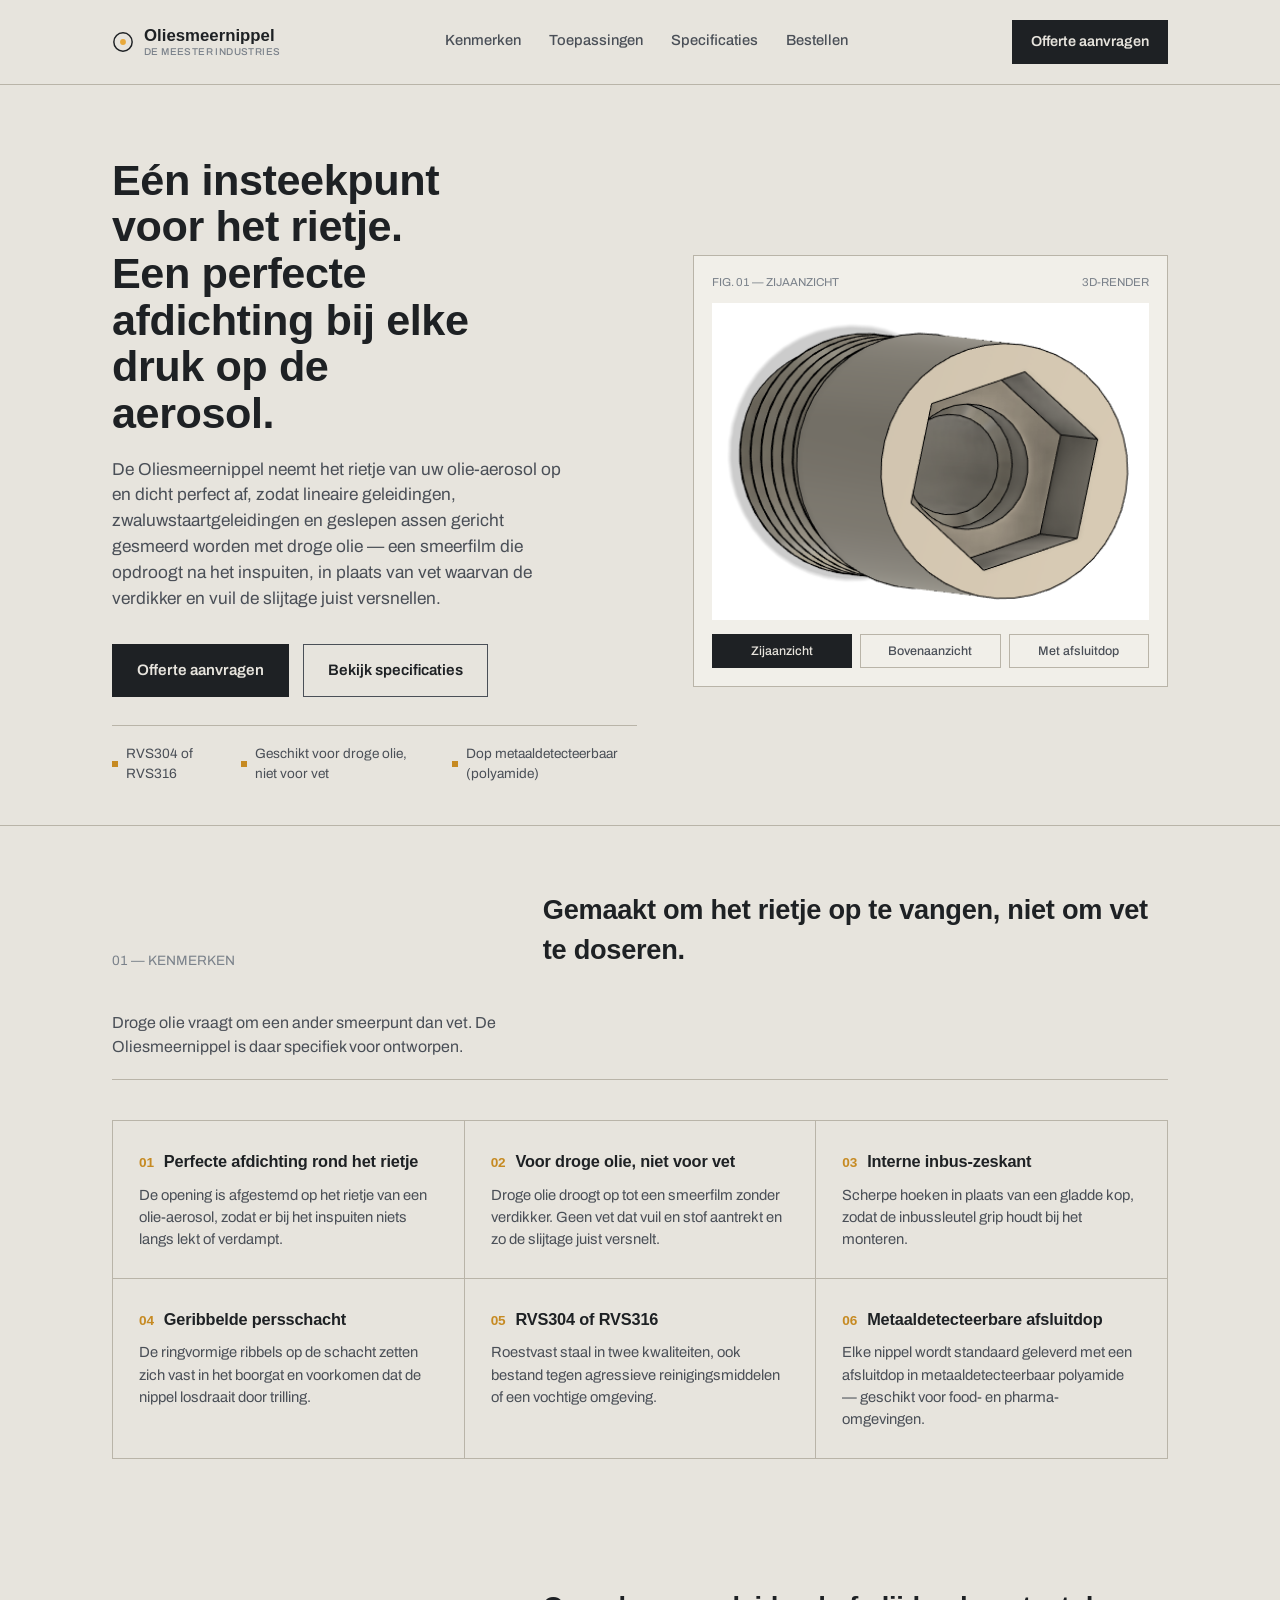
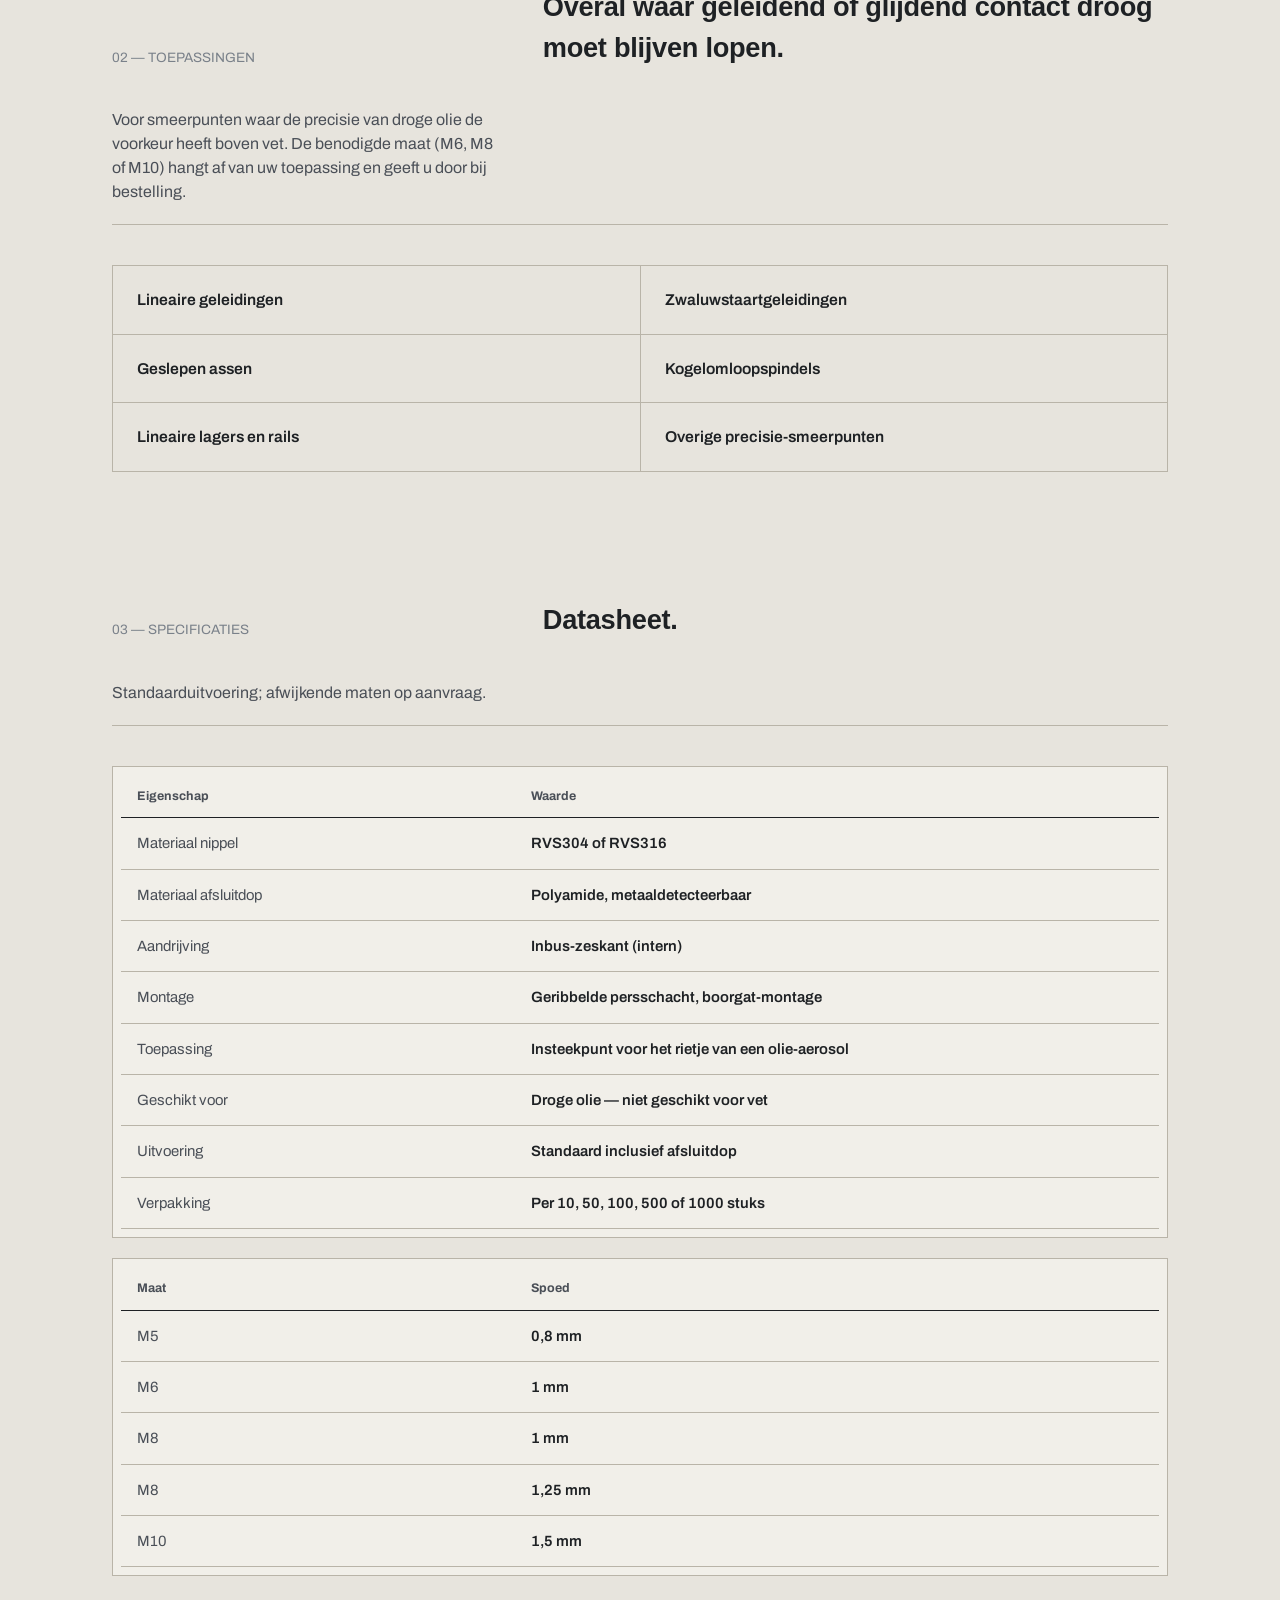
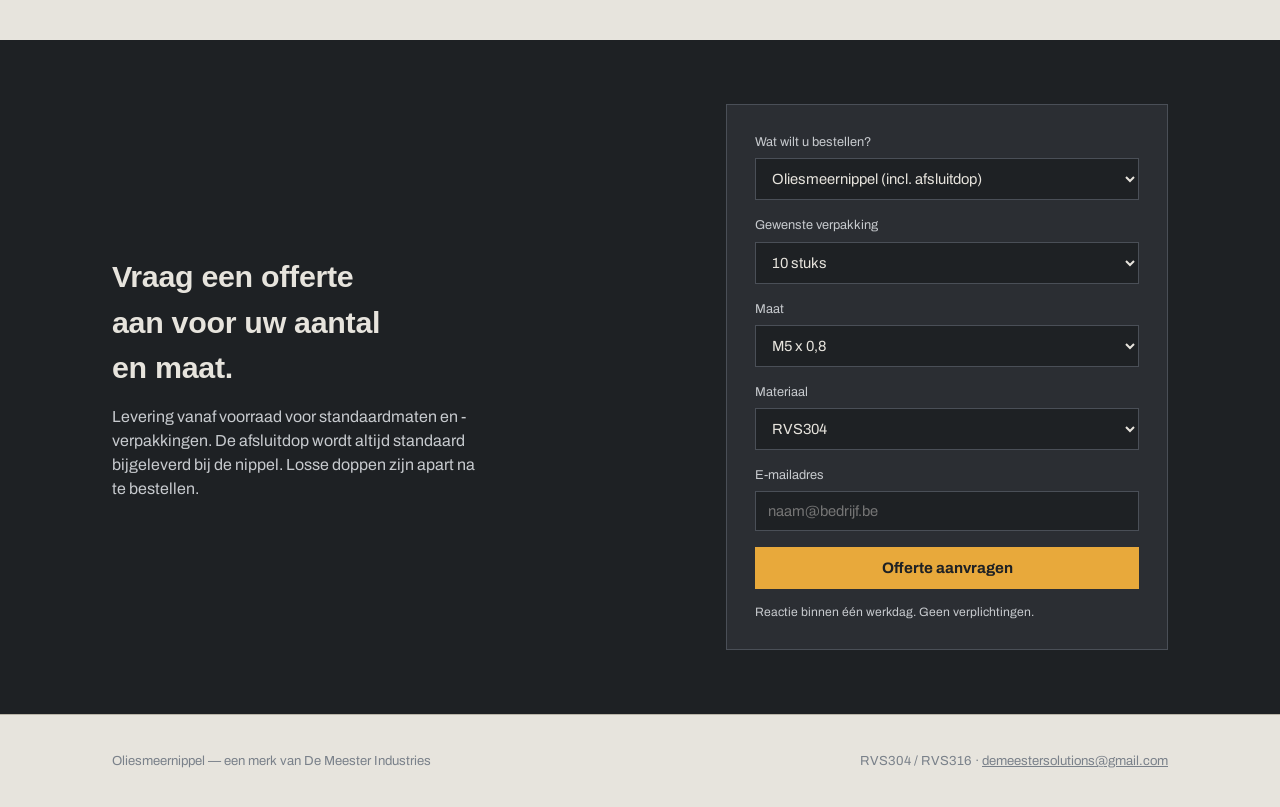
<file: oliesmeernippel (6).html>
<!DOCTYPE html>
<html lang="nl">
<head>
<meta charset="UTF-8">
<meta name="viewport" content="width=device-width, initial-scale=1.0">
<title>Oliesmeernippel — Droge-oliesmering voor lineaire geleidingen | De Meester Industries</title>
<style>
  @import url('https://fonts.googleapis.com/css2?family=Archivo+Expanded:wght@600;700;800&family=Archivo:wght@400;500;600&display=swap');

  :root{
    --steel-900:#1E2124;
    --steel-800:#2B2E33;
    --steel-600:#4A4F57;
    --steel-400:#7A818A;
    --steel-200:#C7CACE;
    --paper:#E7E4DD;
    --paper-dim:#DAD6CD;
    --card:#F1EFE9;
    --signal:#E8A93B;
    --signal-dark:#C68A22;
    --line:#B9B4A8;
  }

  *{box-sizing:border-box; margin:0; padding:0;}

  html{scroll-behavior:smooth;}

  body{
    background:var(--paper);
    color:var(--steel-900);
    font-family:'Archivo', sans-serif;
    line-height:1.5;
    -webkit-font-smoothing:antialiased;
  }

  h1,h2,h3, .display{
    font-family:'Archivo Expanded', sans-serif;
    color:var(--steel-900);
    letter-spacing:-0.01em;
  }

  .wrap{
    max-width:1120px;
    margin:0 auto;
    padding:0 32px;
  }

  a{color:inherit;}

  /* ---------- Header ---------- */
  header{
    border-bottom:1px solid var(--line);
    background:var(--paper);
    position:sticky;
    top:0;
    z-index:50;
  }
  .header-inner{
    display:flex;
    align-items:center;
    justify-content:space-between;
    padding:20px 32px;
    max-width:1120px;
    margin:0 auto;
  }
  .brand{
    display:flex;
    align-items:center;
    gap:10px;
    font-family:'Archivo Expanded', sans-serif;
    font-weight:800;
    font-size:1.05rem;
  }
  .brand-text{
    display:flex;
    flex-direction:column;
    line-height:1.15;
  }
  .brand-text small{
    font-family:'Archivo', sans-serif;
    font-weight:500;
    font-size:0.62rem;
    letter-spacing:0.04em;
    text-transform:uppercase;
    color:var(--steel-400);
  }
  .brand .mark{
    width:22px; height:22px;
    display:block;
  }
  nav{display:flex; gap:28px; font-size:0.92rem; font-weight:500;}
  nav a{text-decoration:none; color:var(--steel-600); border-bottom:1px solid transparent; padding-bottom:2px;}
  nav a:hover{color:var(--steel-900); border-bottom-color:var(--signal-dark);}
  .header-right{
    display:flex;
    align-items:center;
    gap:14px;
  }
  .header-cta{
    background:var(--steel-900);
    color:var(--paper);
    padding:10px 18px;
    font-weight:600;
    font-size:0.9rem;
    text-decoration:none;
    border:1px solid var(--steel-900);
    white-space:nowrap;
  }
  .header-cta:hover{background:var(--steel-800);}
  .menu-toggle{
    display:none;
    background:none;
    border:1px solid var(--line);
    padding:8px;
    cursor:pointer;
    line-height:0;
  }
  .menu-toggle:hover{border-color:var(--steel-600);}

  /* ---------- Hero ---------- */
  .hero{
    padding:72px 0 40px;
    border-bottom:1px solid var(--line);
  }
  .hero-grid{
    display:grid;
    grid-template-columns:1.05fr 0.95fr;
    gap:56px;
    align-items:center;
  }
  .hero-text h1{
    font-size:2.7rem;
    line-height:1.08;
    font-weight:800;
    max-width:15ch;
  }
  .hero-text p.lead{
    margin-top:20px;
    font-size:1.08rem;
    color:var(--steel-600);
    max-width:46ch;
  }
  .hero-actions{
    margin-top:32px;
    display:flex;
    gap:14px;
    flex-wrap:wrap;
  }
  .btn-primary{
    background:var(--steel-900);
    color:var(--paper);
    padding:14px 24px;
    font-weight:600;
    font-size:0.95rem;
    text-decoration:none;
    border:1px solid var(--steel-900);
  }
  .btn-primary:hover{background:var(--signal-dark); border-color:var(--signal-dark); color:var(--steel-900);}
  .btn-secondary{
    padding:14px 24px;
    font-weight:600;
    font-size:0.95rem;
    text-decoration:none;
    border:1px solid var(--steel-600);
    color:var(--steel-900);
  }
  .btn-secondary:hover{border-color:var(--steel-900);}

  .hero-meta{
    margin-top:28px;
    display:flex;
    gap:26px;
    font-size:0.85rem;
    color:var(--steel-600);
    border-top:1px solid var(--line);
    padding-top:18px;
  }
  .hero-meta span{display:flex; align-items:center; gap:8px;}
  .dot{width:6px; height:6px; background:var(--signal-dark); display:inline-block; flex:none;}

  /* Technical drawing */
  .drawing-frame{
    background:var(--card);
    border:1px solid var(--line);
    padding:18px;
  }
  .drawing-frame .cap{
    display:flex;
    justify-content:space-between;
    font-size:0.72rem;
    color:var(--steel-400);
    padding-bottom:12px;
    font-variant-numeric:tabular-nums;
  }
  .viewer-thumbs{
    display:flex;
    gap:8px;
    margin-top:14px;
  }
  .thumb{
    flex:1;
    padding:9px 8px;
    background:transparent;
    border:1px solid var(--line);
    color:var(--steel-600);
    font-family:'Archivo', sans-serif;
    font-size:0.78rem;
    font-weight:500;
    cursor:pointer;
  }
  .thumb:hover{border-color:var(--steel-600); color:var(--steel-900);}
  .thumb.active{
    border-color:var(--steel-900);
    background:var(--steel-900);
    color:var(--paper);
  }

  /* ---------- Section shared ---------- */
  section{padding:64px 0;}
  .section-head{
    display:grid;
    grid-template-columns:1fr 1.6fr;
    gap:40px;
    margin-bottom:40px;
    padding-bottom:20px;
    border-bottom:1px solid var(--line);
    align-items:end;
  }
  .section-head .index{
    font-size:0.85rem;
    color:var(--steel-400);
    font-variant-numeric:tabular-nums;
  }
  .section-head h2{
    font-size:1.7rem;
    font-weight:700;
  }
  .section-head p{
    color:var(--steel-600);
    max-width:52ch;
    align-self:start;
  }

  /* ---------- Features ---------- */
  .feature-list{
    display:grid;
    grid-template-columns:repeat(3, 1fr);
    border-top:1px solid var(--line);
    border-left:1px solid var(--line);
  }
  .feature{
    border-right:1px solid var(--line);
    border-bottom:1px solid var(--line);
    padding:28px 26px;
  }
  .feature h3{
    font-size:1.02rem;
    font-weight:700;
    margin-bottom:10px;
    display:flex;
    align-items:baseline;
    gap:10px;
  }
  .feature h3 .num{
    color:var(--signal-dark);
    font-family:'Archivo Expanded', sans-serif;
    font-size:0.85rem;
  }
  .feature p{
    font-size:0.92rem;
    color:var(--steel-600);
  }

  /* ---------- Toepassingen ---------- */
  .app-list{
    display:grid;
    grid-template-columns:repeat(2, 1fr);
    gap:1px;
    background:var(--line);
    border:1px solid var(--line);
  }
  .app-item{
    background:var(--paper);
    padding:22px 24px;
    display:flex;
    align-items:center;
    gap:16px;
  }
  .app-item .name{font-weight:600; font-size:0.98rem;}

  /* ---------- Specificaties ---------- */
  .spec-table{
    width:100%;
    border-collapse:collapse;
    font-size:0.93rem;
  }
  .spec-table th{
    text-align:left;
    font-weight:700;
    font-size:0.78rem;
    color:var(--steel-600);
    padding:12px 16px;
    border-bottom:1px solid var(--steel-900);
  }
  .spec-table td{
    padding:14px 16px;
    border-bottom:1px solid var(--line);
  }
  .spec-table tr td:first-child{
    color:var(--steel-600);
    width:38%;
  }
  .spec-table tr td:last-child{
    font-weight:600;
  }
  .spec-wrap{
    background:var(--card);
    border:1px solid var(--line);
    padding:8px 8px 8px;
  }

  /* ---------- CTA strip ---------- */
  .cta-strip{
    background:var(--steel-900);
    color:var(--paper);
    padding:64px 0;
  }
  .cta-strip .wrap{
    display:grid;
    grid-template-columns:1.3fr 1fr;
    gap:40px;
    align-items:center;
  }
  .cta-strip h2{
    color:var(--paper);
    font-size:1.9rem;
    max-width:16ch;
  }
  .cta-strip p{
    color:var(--steel-200);
    margin-top:14px;
    max-width:42ch;
  }
  .cta-form{
    background:var(--steel-800);
    border:1px solid var(--steel-600);
    padding:28px;
  }
  .cta-form label{
    display:block;
    font-size:0.8rem;
    color:var(--steel-200);
    margin-bottom:6px;
  }
  .cta-form input, .cta-form select, .cta-form textarea{
    width:100%;
    padding:11px 12px;
    background:var(--steel-900);
    border:1px solid var(--steel-600);
    color:var(--paper);
    font-family:'Archivo', sans-serif;
    font-size:0.92rem;
    margin-bottom:16px;
    resize:vertical;
  }
  .cta-form input:focus, .cta-form select:focus, .cta-form textarea:focus{
    outline:2px solid var(--signal);
    outline-offset:1px;
    border-color:var(--signal);
  }
  .cta-form button{
    width:100%;
    background:var(--signal);
    color:var(--steel-900);
    border:none;
    padding:13px;
    font-weight:700;
    font-size:0.95rem;
    cursor:pointer;
    font-family:'Archivo', sans-serif;
  }
  .cta-form button:hover{background:var(--signal-dark);}
  .form-note{font-size:0.76rem; color:var(--steel-400); margin-top:12px;}

  /* ---------- Footer ---------- */
  footer{
    padding:36px 0;
    border-top:1px solid var(--line);
  }
  .footer-inner{
    display:flex;
    justify-content:space-between;
    align-items:center;
    flex-wrap:wrap;
    gap:16px;
    font-size:0.82rem;
    color:var(--steel-400);
  }

  /* ---------- Responsive ---------- */
  @media (max-width:860px){
    .hero-grid{grid-template-columns:1fr; gap:36px;}
    .hero-text h1{font-size:2.1rem; max-width:none;}
    .section-head{grid-template-columns:1fr; gap:10px;}
    .feature-list{grid-template-columns:1fr;}
    .app-list{grid-template-columns:1fr;}
    .cta-strip .wrap{grid-template-columns:1fr;}
    .spec-table{font-size:0.85rem;}

    .header-inner{padding:14px 18px;}
    .brand{font-size:0.92rem;}
    .brand-text small{font-size:0.56rem;}
    .header-cta{padding:9px 14px; font-size:0.82rem;}
    .menu-toggle{display:flex; align-items:center; justify-content:center;}
    .wrap{padding:0 20px;}
    .spec-wrap{overflow-x:auto;}

    nav{
      display:flex;
      flex-direction:column;
      gap:0;
      position:absolute;
      top:100%;
      left:0;
      right:0;
      background:var(--paper);
      border-bottom:1px solid var(--line);
      max-height:0;
      overflow:hidden;
      transition:max-height 0.25s ease;
    }
    nav.open{max-height:280px;}
    nav a{
      padding:14px 18px;
      border-bottom:1px solid var(--line);
      color:var(--steel-900);
    }
    nav a:hover{border-bottom-color:var(--line);}
  }

  @media (max-width:480px){
    .header-cta{display:none;}
    .hero-text h1{font-size:1.7rem;}
    .hero-actions{flex-direction:column;}
    .hero-actions a{text-align:center;}
  }

  @media (prefers-reduced-motion: reduce){
    html{scroll-behavior:auto;}
  }
</style>
</head>
<body>

<header>
  <div class="header-inner">
    <div class="brand">
      <svg class="mark" viewBox="0 0 24 24" fill="none">
        <circle cx="12" cy="12" r="10" stroke="#1E2124" stroke-width="1.6"/>
        <circle cx="12" cy="12" r="3.2" fill="#E8A93B"/>
      </svg>
      <span class="brand-text">Oliesmeernippel<small>De Meester Industries</small></span>
    </div>
    <nav id="siteNav">
      <a href="#kenmerken" onclick="closeMenu()">Kenmerken</a>
      <a href="#toepassingen" onclick="closeMenu()">Toepassingen</a>
      <a href="#specificaties" onclick="closeMenu()">Specificaties</a>
      <a href="#bestellen" onclick="closeMenu()">Bestellen</a>
    </nav>
    <div class="header-right">
      <a class="header-cta" href="#bestellen">Offerte aanvragen</a>
      <button class="menu-toggle" id="menuToggle" onclick="toggleMenu()" aria-label="Menu" aria-expanded="false">
        <svg viewBox="0 0 24 24" width="22" height="22" fill="none">
          <path d="M3 6h18M3 12h18M3 18h18" stroke="#1E2124" stroke-width="1.8" stroke-linecap="round"/>
        </svg>
      </button>
    </div>
  </div>
</header>

<script>
  function toggleMenu(){
    const nav = document.getElementById('siteNav');
    const btn = document.getElementById('menuToggle');
    const isOpen = nav.classList.toggle('open');
    btn.setAttribute('aria-expanded', isOpen ? 'true' : 'false');
  }
  function closeMenu(){
    const nav = document.getElementById('siteNav');
    const btn = document.getElementById('menuToggle');
    nav.classList.remove('open');
    btn.setAttribute('aria-expanded', 'false');
  }
</script>

<section class="hero">
  <div class="wrap hero-grid">
    <div class="hero-text">
      <h1>Eén insteekpunt voor het rietje. Een perfecte afdichting bij elke druk op de aerosol.</h1>
      <p class="lead">De Oliesmeernippel neemt het rietje van uw olie-aerosol op en dicht perfect af, zodat lineaire geleidingen, zwaluwstaartgeleidingen en geslepen assen gericht gesmeerd worden met droge olie — een smeerfilm die opdroogt na het inspuiten, in plaats van vet waarvan de verdikker en vuil de slijtage juist versnellen.</p>
      <div class="hero-actions">
        <a class="btn-primary" href="#bestellen">Offerte aanvragen</a>
        <a class="btn-secondary" href="#specificaties">Bekijk specificaties</a>
      </div>
      <div class="hero-meta">
        <span><i class="dot"></i>RVS304 of RVS316</span>
        <span><i class="dot"></i>Geschikt voor droge olie, niet voor vet</span>
        <span><i class="dot"></i>Dop metaaldetecteerbaar (polyamide)</span>
      </div>
    </div>

    <div class="drawing-frame">
      <div class="cap"><span id="viewerLabel">FIG. 01 — ZIJAANZICHT</span><span>3D-RENDER</span></div>
      <img id="viewerImg" src="[data-uri]" alt="Oliesmeernippel, zijaanzicht met geribbelde schacht en inbus-zeskant" style="width:100%; height:auto; display:block; background:#fff;">
      <div class="viewer-thumbs">
        <button class="thumb active" data-target="side" onclick="showView('side', this)">Zijaanzicht</button>
        <button class="thumb" data-target="front" onclick="showView('front', this)">Bovenaanzicht</button>
        <button class="thumb" data-target="cap" onclick="showView('cap', this)">Met afsluitdop</button>
      </div>
    </div>
  </div>
</section>

<script>
  const viewerImages = {
    side: { src: "[data-uri]", label: "FIG. 01 — ZIJAANZICHT" },
    front: { src: "[data-uri]", label: "FIG. 02 — BOVENAANZICHT" },
    cap: { src: "[data-uri]", label: "FIG. 03 — MET AFSLUITDOP" }
  };
  function showView(key, btn){
    document.getElementById('viewerImg').src = viewerImages[key].src;
    document.getElementById('viewerLabel').textContent = viewerImages[key].label;
    document.querySelectorAll('.thumb').forEach(t => t.classList.remove('active'));
    btn.classList.add('active');
  }
</script>

<section id="kenmerken">
  <div class="wrap">
    <div class="section-head">
      <span class="index">01 — KENMERKEN</span>
      <h2>Gemaakt om het rietje op te vangen, niet om vet te doseren.</h2>
      <p>Droge olie vraagt om een ander smeerpunt dan vet. De Oliesmeernippel is daar specifiek voor ontworpen.</p>
    </div>

    <div class="feature-list">
      <div class="feature">
        <h3><span class="num">01</span>Perfecte afdichting rond het rietje</h3>
        <p>De opening is afgestemd op het rietje van een olie-aerosol, zodat er bij het inspuiten niets langs lekt of verdampt.</p>
      </div>
      <div class="feature">
        <h3><span class="num">02</span>Voor droge olie, niet voor vet</h3>
        <p>Droge olie droogt op tot een smeerfilm zonder verdikker. Geen vet dat vuil en stof aantrekt en zo de slijtage juist versnelt.</p>
      </div>
      <div class="feature">
        <h3><span class="num">03</span>Interne inbus-zeskant</h3>
        <p>Scherpe hoeken in plaats van een gladde kop, zodat de inbussleutel grip houdt bij het monteren.</p>
      </div>
      <div class="feature">
        <h3><span class="num">04</span>Geribbelde persschacht</h3>
        <p>De ringvormige ribbels op de schacht zetten zich vast in het boorgat en voorkomen dat de nippel losdraait door trilling.</p>
      </div>
      <div class="feature">
        <h3><span class="num">05</span>RVS304 of RVS316</h3>
        <p>Roestvast staal in twee kwaliteiten, ook bestand tegen agressieve reinigingsmiddelen of een vochtige omgeving.</p>
      </div>
      <div class="feature">
        <h3><span class="num">06</span>Metaaldetecteerbare afsluitdop</h3>
        <p>Elke nippel wordt standaard geleverd met een afsluitdop in metaaldetecteerbaar polyamide — geschikt voor food- en pharma-omgevingen.</p>
      </div>
    </div>
  </div>
</section>

<section id="toepassingen">
  <div class="wrap">
    <div class="section-head">
      <span class="index">02 — TOEPASSINGEN</span>
      <h2>Overal waar geleidend of glijdend contact droog moet blijven lopen.</h2>
      <p>Voor smeerpunten waar de precisie van droge olie de voorkeur heeft boven vet. De benodigde maat (M6, M8 of M10) hangt af van uw toepassing en geeft u door bij bestelling.</p>
    </div>

    <div class="app-list">
      <div class="app-item"><span class="name">Lineaire geleidingen</span></div>
      <div class="app-item"><span class="name">Zwaluwstaartgeleidingen</span></div>
      <div class="app-item"><span class="name">Geslepen assen</span></div>
      <div class="app-item"><span class="name">Kogelomloopspindels</span></div>
      <div class="app-item"><span class="name">Lineaire lagers en rails</span></div>
      <div class="app-item"><span class="name">Overige precisie-smeerpunten</span></div>
    </div>
  </div>
</section>

<section id="specificaties">
  <div class="wrap">
    <div class="section-head">
      <span class="index">03 — SPECIFICATIES</span>
      <h2>Datasheet.</h2>
      <p>Standaarduitvoering; afwijkende maten op aanvraag.</p>
    </div>

    <div class="spec-wrap">
      <table class="spec-table">
        <thead>
          <tr><th>Eigenschap</th><th>Waarde</th></tr>
        </thead>
        <tbody>
          <tr><td>Materiaal nippel</td><td>RVS304 of RVS316</td></tr>
          <tr><td>Materiaal afsluitdop</td><td>Polyamide, metaaldetecteerbaar</td></tr>
          <tr><td>Aandrijving</td><td>Inbus-zeskant (intern)</td></tr>
          <tr><td>Montage</td><td>Geribbelde persschacht, boorgat-montage</td></tr>
          <tr><td>Toepassing</td><td>Insteekpunt voor het rietje van een olie-aerosol</td></tr>
          <tr><td>Geschikt voor</td><td>Droge olie — niet geschikt voor vet</td></tr>
          <tr><td>Uitvoering</td><td>Standaard inclusief afsluitdop</td></tr>
          <tr><td>Verpakking</td><td>Per 10, 50, 100, 500 of 1000 stuks</td></tr>
        </tbody>
      </table>
    </div>

    <div class="spec-wrap" style="margin-top:20px;">
      <table class="spec-table">
        <thead>
          <tr><th>Maat</th><th>Spoed</th></tr>
        </thead>
        <tbody>
          <tr><td>M5</td><td>0,8 mm</td></tr>
          <tr><td>M6</td><td>1 mm</td></tr>
          <tr><td>M8</td><td>1 mm</td></tr>
          <tr><td>M8</td><td>1,25 mm</td></tr>
          <tr><td>M10</td><td>1,5 mm</td></tr>
        </tbody>
      </table>
    </div>
  </div>
</section>

<section class="cta-strip" id="bestellen">
  <div class="wrap">
    <div>
      <h2>Vraag een offerte aan voor uw aantal en maat.</h2>
      <p>Levering vanaf voorraad voor standaardmaten en -verpakkingen. De afsluitdop wordt altijd standaard bijgeleverd bij de nippel. Losse doppen zijn apart na te bestellen.</p>
    </div>
    <form class="cta-form" id="quoteForm" action="https://formsubmit.co/demeestersolutions@gmail.com" method="POST">
      <input type="hidden" name="_subject" value="Nieuwe offerteaanvraag — Oliesmeernippel">
      <input type="hidden" name="_template" value="table">
      <input type="hidden" name="_captcha" value="false">
      <input type="text" name="_honey" style="display:none" tabindex="-1" autocomplete="off">

      <label for="orderType">Wat wilt u bestellen?</label>
      <select id="orderType" name="Type bestelling" onchange="toggleOrderType(this.value)">
        <option value="nippel">Oliesmeernippel (incl. afsluitdop)</option>
        <option value="caps">Losse afsluitdoppen (nabestelling)</option>
      </select>

      <div id="nippelFields">
        <label for="qty">Gewenste verpakking</label>
        <select id="qty" name="Verpakking">
          <option>10 stuks</option>
          <option>50 stuks</option>
          <option>100 stuks</option>
          <option>500 stuks</option>
          <option>1000 stuks</option>
        </select>

        <label for="thread">Maat</label>
        <select id="thread" name="Maat" onchange="toggleThreadRemarks(this.value)">
          <option>M5 x 0,8</option>
          <option>M6 x 1</option>
          <option>M8 x 1</option>
          <option>M8 x 1,25</option>
          <option>M10 x 1,5</option>
          <option>Anders / onbekend</option>
        </select>

        <div id="threadRemarksField" style="display:none;">
          <label for="threadRemarks">Opmerkingen — gewenste maat</label>
          <textarea id="threadRemarks" name="Opmerkingen maat" rows="3" placeholder="Geef hier de gewenste maat en spoed door, of omschrijf de toepassing zodat we kunnen adviseren."></textarea>
        </div>

        <label for="material">Materiaal</label>
        <select id="material" name="Materiaal">
          <option>RVS304</option>
          <option>RVS316</option>
        </select>
      </div>

      <div id="capFields" style="display:none;">
        <label for="capQty">Aantal losse doppen (per 50 stuks)</label>
        <select id="capQty" name="Aantal losse doppen">
          <option>50 stuks</option>
          <option>100 stuks</option>
          <option>150 stuks</option>
          <option>200 stuks</option>
          <option>500 stuks</option>
        </select>
      </div>

      <label for="email">E-mailadres</label>
      <input id="email" name="E-mailadres aanvrager" type="email" placeholder="naam@bedrijf.be" required>

      <button type="submit" id="quoteSubmitBtn">Offerte aanvragen</button>
      <p class="form-note" id="quoteFormNote">Reactie binnen één werkdag. Geen verplichtingen.</p>
    </form>
  </div>
</section>

<script>
  function toggleOrderType(value){
    document.getElementById('nippelFields').style.display = (value === 'nippel') ? 'block' : 'none';
    document.getElementById('capFields').style.display = (value === 'caps') ? 'block' : 'none';
  }

  function toggleThreadRemarks(value){
    const field = document.getElementById('threadRemarksField');
    const textarea = document.getElementById('threadRemarks');
    const isOther = (value === 'Anders / onbekend');
    field.style.display = isOther ? 'block' : 'none';
    textarea.required = isOther;
    if (!isOther) { textarea.value = ''; }
  }

  document.getElementById('quoteForm').addEventListener('submit', function(){
    const button = document.getElementById('quoteSubmitBtn');
    button.disabled = true;
    button.textContent = 'Bezig met verzenden…';
    // Geen event.preventDefault(): het formulier stuurt gewoon door naar FormSubmit,
    // dat de bezoeker na verzending naar de bevestigingspagina brengt.
  });
</script>

<footer>
  <div class="wrap footer-inner">
    <span>Oliesmeernippel — een merk van De Meester Industries</span>
    <span>RVS304 / RVS316 · <a href="mailto:demeestersolutions@gmail.com" style="color:inherit;">demeestersolutions@gmail.com</a></span>
  </div>
</footer>

</body>
</html>
</file>
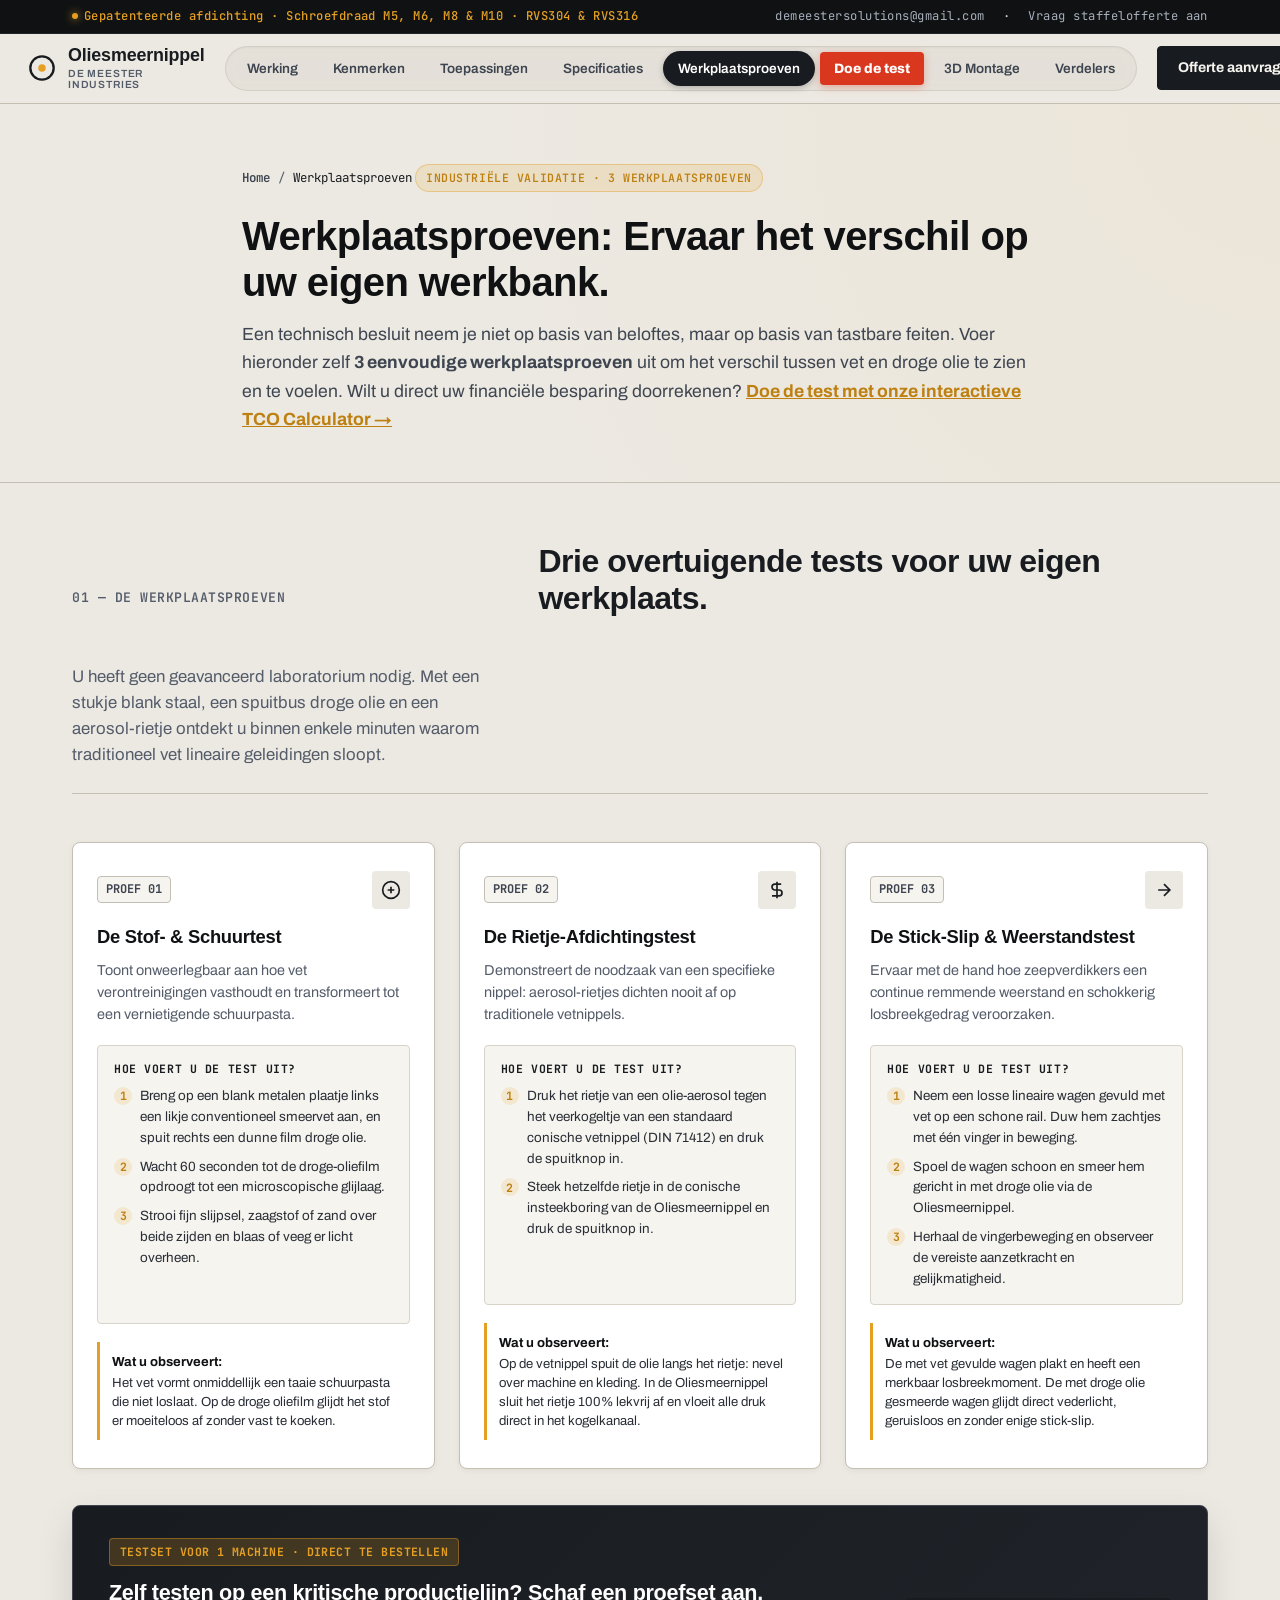
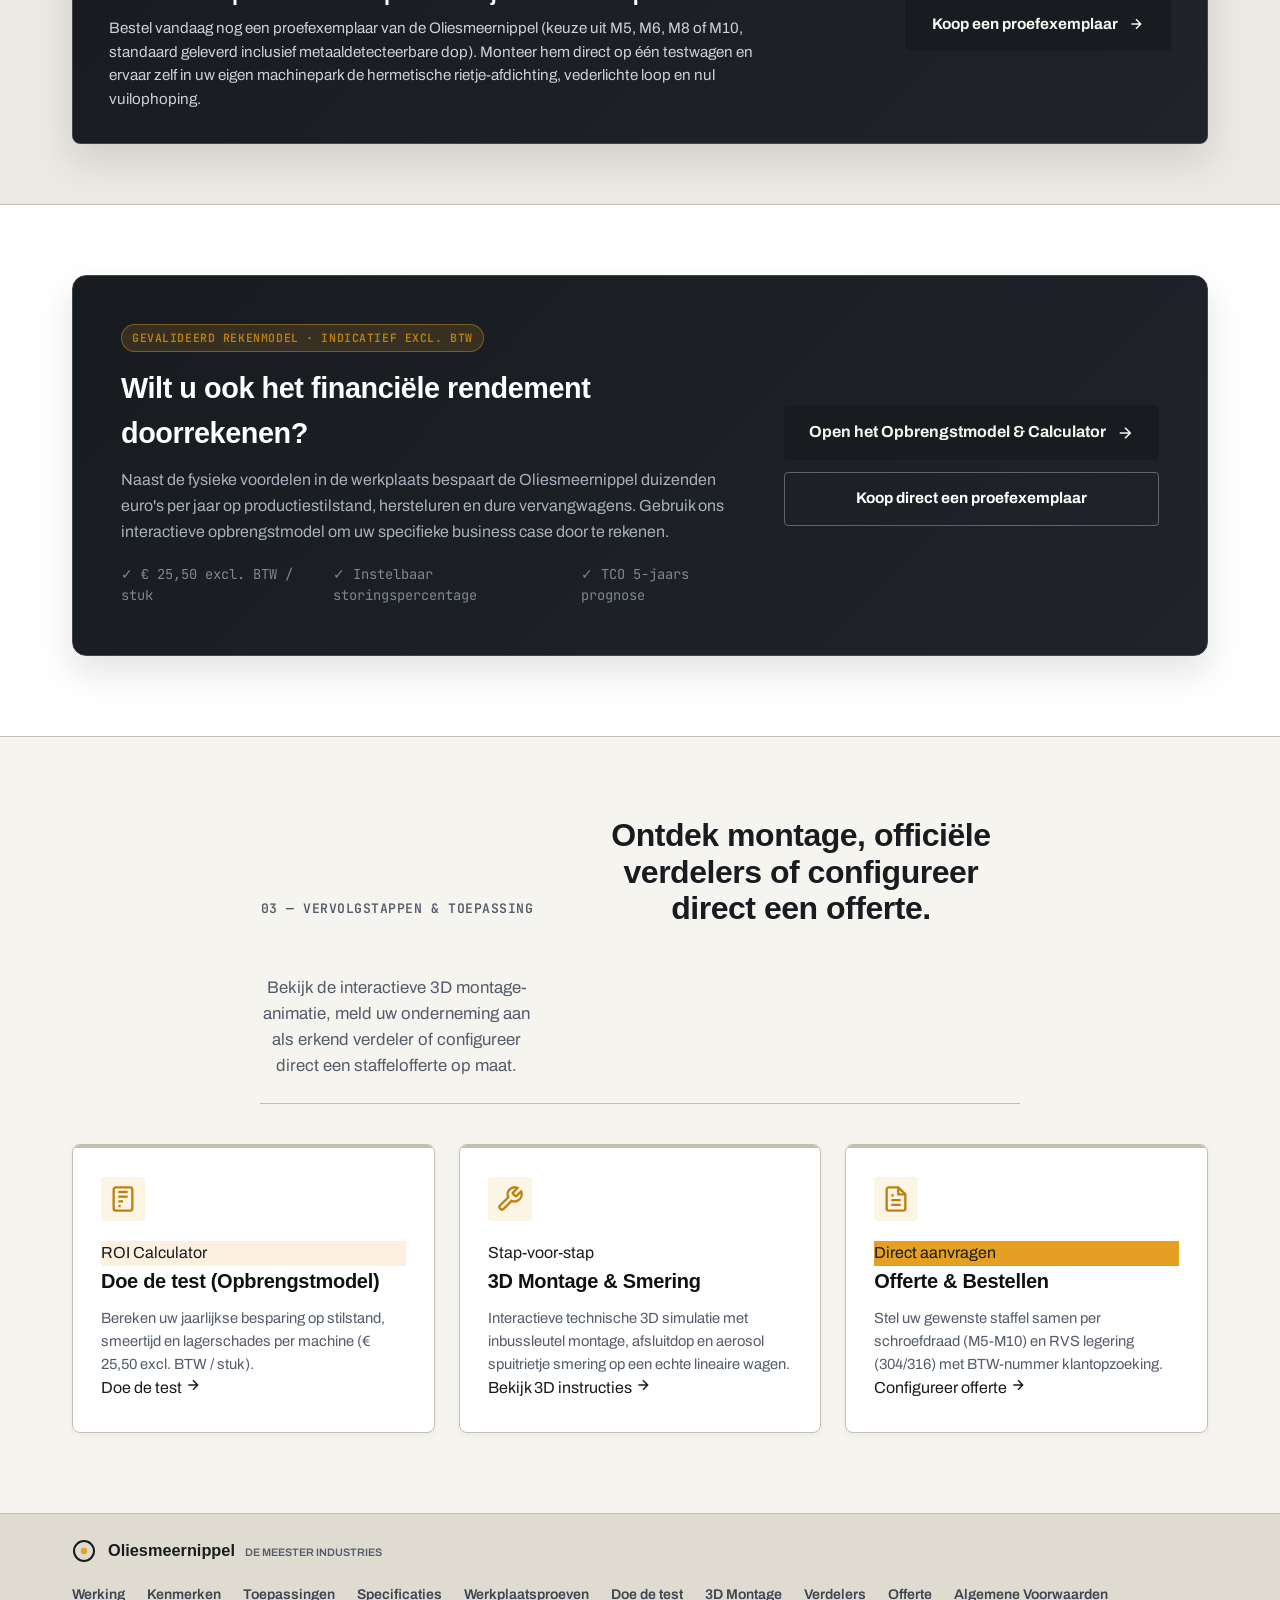
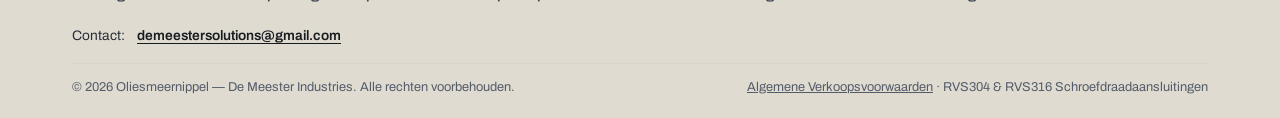
<file: test.html>
<!DOCTYPE html>
<html lang="nl">
<head>
  <meta charset="UTF-8">
  <meta name="viewport" content="width=device-width, initial-scale=1.0">
  <title>Werkplaatsproeven — Oliesmeernippel | De Meester Industries</title>
  <meta name="description" content="Ervaar zelf het verschil tussen vet en droge olie via 3 praktische werkplaatsproeven. Bereken met het interactieve opbrengstmodel direct uw jaarlijkse kostenbesparing en ROI.">
  <link rel="canonical" href="https://appkengit.github.io/DMS-OSN/test.html">

  <!-- Favicon -->
  <link rel="icon" type="image/svg+xml" href="assets/images/favicon.svg">
  <link rel="alternate icon" type="image/png" href="assets/images/favicon.png">
  <link rel="apple-touch-icon" href="assets/images/apple-touch-icon.png">

  <!-- Fonts & Stylesheet -->
  <link rel="preconnect" href="https://fonts.googleapis.com">
  <link rel="preconnect" href="https://fonts.gstatic.com" crossorigin>
  <link href="https://fonts.googleapis.com/css2?family=Archivo+Expanded:wght@600;700;800;900&family=Archivo:wght@400;500;600;700&family=JetBrains+Mono:wght@400;500;600;700&display=swap" rel="stylesheet">
  <link rel="stylesheet" href="css/style.css">
</head>
<body>

  <!-- Top Announcement Bar -->
  <div class="top-bar">
    <div class="wrap">
      <div class="top-bar-badge">
        <span>Gepatenteerde afdichting · Schroefdraad M5, M6, M8 & M10 · RVS304 & RVS316</span>
      </div>
      <div class="top-bar-links">
        <a href="mailto:demeestersolutions@gmail.com">demeestersolutions@gmail.com</a>
        <span>·</span>
        <a href="offerte.html">Vraag staffelofferte aan</a>
      </div>
    </div>
  </div>

  <!-- Header -->
  <header>
    <div class="wrap header-inner">
      <a class="brand" href="index.html" aria-label="Oliesmeernippel startpagina">
        <svg class="mark" viewBox="0 0 24 24" fill="none">
          <circle cx="12" cy="12" r="10" stroke="#181B1F" stroke-width="2"/>
          <circle cx="12" cy="12" r="3.2" fill="#E5A024"/>
        </svg>
        <span class="brand-text">
          Oliesmeernippel
          <small>De Meester Industries</small>
        </span>
      </a>

      <nav id="siteNav" aria-label="Hoofdnavigatie">
        <a href="index.html#werking">Werking</a>
        <a href="index.html#kenmerken">Kenmerken</a>
        <a href="index.html#toepassingen">Toepassingen</a>
        <a href="index.html#specificaties">Specificaties</a>
        <a href="test.html" class="active">Werkplaatsproeven</a>
        <a href="calculator.html" class="nav-highlight-red">Doe de test</a>
        <a href="montage.html">3D Montage</a>
        <a href="verdelers.html">Verdelers</a>
      </nav>

      <div class="header-right">
        <a class="header-cta" href="offerte.html">
          <span>Offerte aanvragen</span>
          <svg width="14" height="14" viewBox="0 0 24 24" fill="none" stroke="currentColor" stroke-width="2.2" stroke-linecap="round" stroke-linejoin="round">
            <line x1="5" y1="12" x2="19" y2="12"></line>
            <polyline points="12 5 19 12 12 19"></polyline>
          </svg>
        </a>

        <button class="menu-toggle" id="menuToggle" aria-label="Menu openen" aria-expanded="false">
          <svg viewBox="0 0 24 24" width="22" height="22" fill="none">
            <path d="M3 6h18M3 12h18M3 18h18" stroke="#181B1F" stroke-width="2" stroke-linecap="round"/>
          </svg>
        </button>
      </div>
    </div>
  </header>

  <!-- Subpage Hero Header -->
  <section class="subpage-hero">
    <div class="wrap subpage-hero-inner">
      <div class="breadcrumb-trail">
        <a href="index.html">Home</a>
        <span>/</span>
        <span style="color:var(--steel-900);">Werkplaatsproeven</span>
      </div>

      <div class="tag tag-signal">
        <span>Industriële Validatie · 3 Werkplaatsproeven</span>
      </div>

      <h1>Werkplaatsproeven: Ervaar het verschil op uw eigen werkbank.</h1>
      
      <p class="lead">
        Een technisch besluit neem je niet op basis van beloftes, maar op basis van tastbare feiten. Voer hieronder zelf <strong>3 eenvoudige werkplaatsproeven</strong> uit om het verschil tussen vet en droge olie te zien en te voelen. Wilt u direct uw financiële besparing doorrekenen? <a href="calculator.html" style="color: var(--signal-dark); font-weight: 700; text-decoration: underline;">Doe de test met onze interactieve TCO Calculator &rarr;</a>
      </p>
    </div>
  </section>

  <!-- Section 1: 3 Fysieke Werkplaatsproeven -->
  <section style="padding: 60px 0; background: var(--paper);">
    <div class="wrap">
      <div class="section-head">
        <span class="index">01 — DE WERKPLAATSPROEVEN</span>
        <h2>Drie overtuigende tests voor uw eigen werkplaats.</h2>
        <p>
          U heeft geen geavanceerd laboratorium nodig. Met een stukje blank staal, een spuitbus droge olie en een aerosol-rietje ontdekt u binnen enkele minuten waarom traditioneel vet lineaire geleidingen sloopt.
        </p>
      </div>

      <div class="test-cards-grid">
        <!-- Test 1: Stof- & Schuurtest -->
        <div class="test-card">
          <div class="test-card-header">
            <span class="test-num-badge">PROEF 01</span>
            <div class="test-icon-wrap">
              <svg width="20" height="20" viewBox="0 0 24 24" fill="none" stroke="currentColor" stroke-width="2">
                <circle cx="12" cy="12" r="10"/>
                <path d="M8 12h8M12 8v8"/>
              </svg>
            </div>
          </div>
          <h3>De Stof- & Schuurtest</h3>
          <p class="test-card-desc">
            Toont onweerlegbaar aan hoe vet verontreinigingen vasthoudt en transformeert tot een vernietigende schuurpasta.
          </p>

          <div class="test-steps-block">
            <div class="test-steps-title">Hoe voert u de test uit?</div>
            <ul class="test-steps-list">
              <li>
                <span class="test-step-num">1</span>
                <span>Breng op een blank metalen plaatje links een likje conventioneel smeervet aan, en spuit rechts een dunne film droge olie.</span>
              </li>
              <li>
                <span class="test-step-num">2</span>
                <span>Wacht 60 seconden tot de droge-oliefilm opdroogt tot een microscopische glijlaag.</span>
              </li>
              <li>
                <span class="test-step-num">3</span>
                <span>Strooi fijn slijpsel, zaagstof of zand over beide zijden en blaas of veeg er licht overheen.</span>
              </li>
            </ul>
          </div>

          <div class="test-outcome-box">
            <strong>Wat u observeert:</strong>
            Het vet vormt onmiddellijk een taaie schuurpasta die niet loslaat. Op de droge oliefilm glijdt het stof er moeiteloos af zonder vast te koeken.
          </div>
        </div>

        <!-- Test 2: Spuitbus-Afdichtingstest -->
        <div class="test-card">
          <div class="test-card-header">
            <span class="test-num-badge">PROEF 02</span>
            <div class="test-icon-wrap">
              <svg width="20" height="20" viewBox="0 0 24 24" fill="none" stroke="currentColor" stroke-width="2">
                <path d="M12 2v20M17 5H9.5a3.5 3.5 0 0 0 0 7h5a3.5 3.5 0 0 1 0 7H6"/>
              </svg>
            </div>
          </div>
          <h3>De Rietje-Afdichtingstest</h3>
          <p class="test-card-desc">
            Demonstreert de noodzaak van een specifieke nippel: aerosol-rietjes dichten nooit af op traditionele vetnippels.
          </p>

          <div class="test-steps-block">
            <div class="test-steps-title">Hoe voert u de test uit?</div>
            <ul class="test-steps-list">
              <li>
                <span class="test-step-num">1</span>
                <span>Druk het rietje van een olie-aerosol tegen het veerkogeltje van een standaard conische vetnippel (DIN 71412) en druk de spuitknop in.</span>
              </li>
              <li>
                <span class="test-step-num">2</span>
                <span>Steek hetzelfde rietje in de conische insteekboring van de Oliesmeernippel en druk de spuitknop in.</span>
              </li>
            </ul>
          </div>

          <div class="test-outcome-box">
            <strong>Wat u observeert:</strong>
            Op de vetnippel spuit de olie langs het rietje: nevel over machine en kleding. In de Oliesmeernippel sluit het rietje 100% lekvrij af en vloeit alle druk direct in het kogelkanaal.
          </div>
        </div>

        <!-- Test 3: Stick-Slip & Rolweerstand -->
        <div class="test-card">
          <div class="test-card-header">
            <span class="test-num-badge">PROEF 03</span>
            <div class="test-icon-wrap">
              <svg width="20" height="20" viewBox="0 0 24 24" fill="none" stroke="currentColor" stroke-width="2">
                <path d="M5 12h14M12 5l7 7-7 7"/>
              </svg>
            </div>
          </div>
          <h3>De Stick-Slip & Weerstandstest</h3>
          <p class="test-card-desc">
            Ervaar met de hand hoe zeepverdikkers een continue remmende weerstand en schokkerig losbreekgedrag veroorzaken.
          </p>

          <div class="test-steps-block">
            <div class="test-steps-title">Hoe voert u de test uit?</div>
            <ul class="test-steps-list">
              <li>
                <span class="test-step-num">1</span>
                <span>Neem een losse lineaire wagen gevuld met vet op een schone rail. Duw hem zachtjes met één vinger in beweging.</span>
              </li>
              <li>
                <span class="test-step-num">2</span>
                <span>Spoel de wagen schoon en smeer hem gericht in met droge olie via de Oliesmeernippel.</span>
              </li>
              <li>
                <span class="test-step-num">3</span>
                <span>Herhaal de vingerbeweging en observeer de vereiste aanzetkracht en gelijkmatigheid.</span>
              </li>
            </ul>
          </div>

          <div class="test-outcome-box">
            <strong>Wat u observeert:</strong>
            De met vet gevulde wagen plakt en heeft een merkbaar losbreekmoment. De met droge olie gesmeerde wagen glijdt direct vederlicht, geruisloos en zonder enige stick-slip.
          </div>
        </div>
      </div>

      <!-- Sample Callout Banner -->
      <div class="sample-callout-banner">
        <div class="sample-callout-content">
          <div class="badge-benchmark" style="background:rgba(229,160,36,0.2); color:var(--signal); border-color:rgba(229,160,36,0.4); margin-bottom:10px;">
            Testset voor 1 machine · Direct te bestellen
          </div>
          <h3>Zelf testen op een kritische productielijn? Schaf een proefset aan.</h3>
          <p>
            Bestel vandaag nog een proefexemplaar van de Oliesmeernippel (keuze uit M5, M6, M8 of M10, standaard geleverd inclusief metaaldetecteerbare dop). Monteer hem direct op één testwagen en ervaar zelf in uw eigen machinepark de hermetische rietje-afdichting, vederlichte loop en nul vuilophoping.
          </p>
        </div>
        <div class="sample-callout-actions">
          <a href="offerte.html?proef=1" class="btn-primary" style="white-space:nowrap;">
            <span>Koop een proefexemplaar</span>
            <svg width="16" height="16" viewBox="0 0 24 24" fill="none" stroke="currentColor" stroke-width="2.2">
              <path d="M5 12h14M12 5l7 7-7 7"/>
            </svg>
          </a>
        </div>
      </div>
    </div>
  </section>

  <!-- Section 2: Brug naar Opbrengstmodel -->
  <section id="opbrengstmodel-link" style="padding: 70px 0 80px 0; background: #FFFFFF; border-top: 1px solid var(--line);">
    <div class="wrap">
      <div style="background: linear-gradient(135deg, var(--steel-900) 0%, var(--steel-850) 100%); border: 1px solid var(--steel-700); border-radius: var(--radius-lg); padding: 48px; color: #FFFFFF; display: flex; align-items: center; justify-content: space-between; gap: 40px; box-shadow: var(--shadow-lg);">
        <div style="max-width: 680px;">
          <div class="tag tag-signal" style="margin-bottom: 14px;">
            <span>Gevalideerd Rekenmodel · Indicatief excl. BTW</span>
          </div>
          <h2 style="color: #FFFFFF; font-size: 1.8rem; margin-bottom: 12px;">
            Wilt u ook het financiële rendement doorrekenen?
          </h2>
          <p style="color: var(--steel-300); font-size: 1rem; line-height: 1.6; margin-bottom: 20px;">
            Naast de fysieke voordelen in de werkplaats bespaart de Oliesmeernippel duizenden euro's per jaar op productiestilstand, hersteluren en dure vervangwagens. Gebruik ons interactieve opbrengstmodel om uw specifieke business case door te rekenen.
          </p>
          <div style="display: flex; gap: 20px; font-size: 0.86rem; color: var(--steel-400); font-family: var(--font-mono);">
            <span>✓ € 25,50 excl. BTW / stuk</span>
            <span>✓ Instelbaar storingspercentage</span>
            <span>✓ TCO 5-jaars prognose</span>
          </div>
        </div>

        <div style="flex-shrink: 0; display: flex; flex-direction: column; gap: 12px;">
          <a href="calculator.html" class="btn-primary" style="font-size: 1rem; padding: 14px 24px;">
            <span>Open het Opbrengstmodel & Calculator</span>
            <svg width="18" height="18" viewBox="0 0 24 24" fill="none" stroke="currentColor" stroke-width="2.2">
              <path d="M5 12h14M12 5l7 7-7 7"/>
            </svg>
          </a>
          <a href="offerte.html?proef=1" class="btn-secondary" style="border-color: rgba(255,255,255,0.3); color: #FFFFFF; justify-content: center;">
            <span>Koop direct een proefexemplaar</span>
          </a>
        </div>
      </div>
    </div>
  </section>

  <!-- Navigation Hub to Dedicated Pages -->
  <section class="hub-section">
    <div class="wrap">
      <div class="section-head" style="text-align:center; max-width:760px; margin:0 auto 40px auto;">
        <span class="index">03 — VERVOLGSTAPPEN & TOEPASSING</span>
        <h2>Ontdek montage, officiële verdelers of configureer direct een offerte.</h2>
        <p>Bekijk de interactieve 3D montage-animatie, meld uw onderneming aan als erkend verdeler of configureer direct een staffelofferte op maat.</p>
      </div>

      <div class="hub-grid">
        <!-- Card 1: Opbrengstmodel & ROI -->
        <a href="calculator.html" class="hub-card">
          <div class="hub-card-icon" style="color:var(--signal-dark);">
            <svg width="28" height="28" viewBox="0 0 24 24" fill="none" stroke="currentColor" stroke-width="2">
              <rect x="4" y="2" width="16" height="20" rx="2"></rect>
              <line x1="8" y1="6" x2="16" y2="6"></line>
              <line x1="8" y1="10" x2="16" y2="10"></line>
              <line x1="8" y1="14" x2="12" y2="14"></line>
              <line x1="8" y1="18" x2="10" y2="18"></line>
            </svg>
          </div>
          <div class="hub-card-tag" style="background:rgba(229,160,36,0.15); color:var(--steel-900);">ROI Calculator</div>
          <h3 class="hub-card-title">Doe de test (Opbrengstmodel)</h3>
          <p class="hub-card-desc">Bereken uw jaarlijkse besparing op stilstand, smeertijd en lagerschades per machine (€ 25,50 excl. BTW / stuk).</p>
          <div class="hub-card-cta">
            <span>Doe de test</span>
            <svg width="16" height="16" viewBox="0 0 24 24" fill="none" stroke="currentColor" stroke-width="2.2"><path d="M5 12h14M12 5l7 7-7 7"/></svg>
          </div>
        </a>

        <!-- Card 2: 3D Montage -->
        <a href="montage.html" class="hub-card">
          <div class="hub-card-icon">
            <svg width="28" height="28" viewBox="0 0 24 24" fill="none" stroke="currentColor" stroke-width="2">
              <path d="M14.7 6.3a1 1 0 0 0 0 1.4l1.6 1.6a1 1 0 0 0 1.4 0l3.77-3.77a6 6 0 0 1-7.94 7.94l-6.91 6.91a2.12 2.12 0 0 1-3-3l6.91-6.91a6 6 0 0 1 7.94-7.94l-3.76 3.76z"></path>
            </svg>
          </div>
          <div class="hub-card-tag">Stap-voor-stap</div>
          <h3 class="hub-card-title">3D Montage & Smering</h3>
          <p class="hub-card-desc">Interactieve technische 3D simulatie met inbussleutel montage, afsluitdop en aerosol spuitrietje smering op een echte lineaire wagen.</p>
          <div class="hub-card-cta">
            <span>Bekijk 3D instructies</span>
            <svg width="16" height="16" viewBox="0 0 24 24" fill="none" stroke="currentColor" stroke-width="2.2"><path d="M5 12h14M12 5l7 7-7 7"/></svg>
          </div>
        </a>

        <!-- Card 3: Offerte -->
        <a href="offerte.html" class="hub-card featured">
          <div class="hub-card-icon">
            <svg width="28" height="28" viewBox="0 0 24 24" fill="none" stroke="currentColor" stroke-width="2">
              <path d="M14 2H6a2 2 0 0 0-2 2v16a2 2 0 0 0 2 2h12a2 2 0 0 0 2-2V8z"></path>
              <polyline points="14 2 14 8 20 8"></polyline>
              <line x1="16" y1="13" x2="8" y2="13"></line>
              <line x1="16" y1="17" x2="8" y2="17"></line>
              <polyline points="10 9 9 9 8 9"></polyline>
            </svg>
          </div>
          <div class="hub-card-tag" style="background:var(--signal); color:var(--steel-900);">Direct aanvragen</div>
          <h3 class="hub-card-title">Offerte & Bestellen</h3>
          <p class="hub-card-desc">Stel uw gewenste staffel samen per schroefdraad (M5-M10) en RVS legering (304/316) met BTW-nummer klantopzoeking.</p>
          <div class="hub-card-cta">
            <span>Configureer offerte</span>
            <svg width="16" height="16" viewBox="0 0 24 24" fill="none" stroke="currentColor" stroke-width="2.2"><path d="M5 12h14M12 5l7 7-7 7"/></svg>
          </div>
        </a>
      </div>
    </div>
  </section>

  <!-- Compact Footer -->
  <footer>
    <div class="wrap">
      <div class="footer-inner-compact">
        <div class="footer-brand-compact">
          <svg class="mark" viewBox="0 0 24 24" fill="none" style="width:24px; height:24px;">
            <circle cx="12" cy="12" r="10" stroke="#181B1F" stroke-width="2"/>
            <circle cx="12" cy="12" r="3.2" fill="#E5A024"/>
          </svg>
          <span style="font-family:var(--font-display); font-weight:800; font-size:1.02rem;">
            Oliesmeernippel
            <small style="font-family:var(--font-body); font-weight:600; font-size:0.68rem; color:var(--steel-600); text-transform:uppercase; margin-left:6px;">De Meester Industries</small>
          </span>
        </div>

        <div class="footer-nav-compact">
          <a href="index.html#werking">Werking</a>
          <a href="index.html#kenmerken">Kenmerken</a>
          <a href="index.html#toepassingen">Toepassingen</a>
          <a href="index.html#specificaties">Specificaties</a>
          <a href="test.html">Werkplaatsproeven</a>
          <a href="calculator.html">Doe de test</a>
          <a href="montage.html">3D Montage</a>
          <a href="verdelers.html">Verdelers</a>
          <a href="offerte.html">Offerte</a>
          <a href="#termsModal" class="open-terms-modal">Algemene Voorwaarden</a>
        </div>

        <div class="footer-contact-compact">
          <span>Contact:</span>
          <a href="mailto:demeestersolutions@gmail.com">demeestersolutions@gmail.com</a>
        </div>
      </div>

      <div class="footer-bottom">
        <span>&copy; 2026 Oliesmeernippel — De Meester Industries. Alle rechten voorbehouden.</span>
        <span><a href="#termsModal" class="open-terms-modal" style="color:var(--steel-600); text-decoration:underline;">Algemene Verkoopsvoorwaarden</a> · RVS304 & RVS316 Schroefdraadaansluitingen</span>
      </div>
    </div>
  </footer>

  <!-- Modal: Algemene Verkoopsvoorwaarden -->
  <div class="terms-modal" id="termsModal" role="dialog" aria-modal="true" aria-labelledby="termsTitle">
    <div class="terms-modal-card">
      <div class="terms-modal-header">
        <h3 id="termsTitle">Algemene Verkoopsvoorwaarden — De Meester Industries</h3>
        <div class="terms-modal-actions">
          <button type="button" class="btn-modal-print" onclick="window.print()">Afdrukken ⎙</button>
          <button type="button" class="btn-modal-close" id="btnCloseTerms" aria-label="Sluiten">✕</button>
        </div>
      </div>

      <div class="terms-modal-body">
        <h4>Artikel 1 — Toepasselijkheid</h4>
        <p>1.1 Deze algemene verkoopsvoorwaarden zijn van toepassing op alle aanbiedingen, offertes, bestellingen en overeenkomsten van De Meester Industries (hierna: "Verkoper") betreffende de levering van de gepatenteerde Oliesmeernippel, bijbehorende afsluitdoppen en toebehoren.</p>
        <p>1.2 Afwijkingen van deze voorwaarden zijn slechts geldig indien deze uitdrukkelijk en schriftelijk door Verkoper zijn bevestigd. Inkoopvoorwaarden van de Klant worden uitdrukkelijk van de hand gewezen.</p>

        <h4>Artikel 2 — Offertes, Prijzen en Totstandkoming</h4>
        <p>2.1 Alle offertes en prijsopgaven zijn vrijblijvend en geldig gedurende dertig (30) kalenderdagen na offertedatum, tenzij uitdrukkelijk anders vermeld.</p>
        <p>2.2 Prijzen luiden in Euro (€), exclusief BTW, heffingen, transport- en verpakkingskosten.</p>
        <p>2.3 Een overeenkomst komt eerst tot stand na schriftelijke orderbevestiging door Verkoper of door de feitelijke verzending van de goederen.</p>

        <h4>Artikel 3 — Betaling en Facturatie</h4>
        <p>3.1 Betaling geschiedt binnen dertig (30) kalenderdagen na factuurdatum, netto zonder enige aftrek of schuldvergelijking, tenzij schriftelijk anders overeengekomen.</p>
        <p>3.2 Bij overschrijding van de betalingstermijn is de Klant van rechtswege in verzuim.</p>

        <h4>Artikel 4 — Garantie en Beperking van Aansprakelijkheid</h4>
        <p>4.1 Verkoper garandeert de deugdelijkheid van de geleverde materialen. De aansprakelijkheid van Verkoper is te allen tijde beperkt tot de factuurwaarde van de levering.</p>
      </div>
    </div>
  </div>

  <!-- Scripts -->
  <script src="js/main.js"></script>
</body>
</html>
</file>
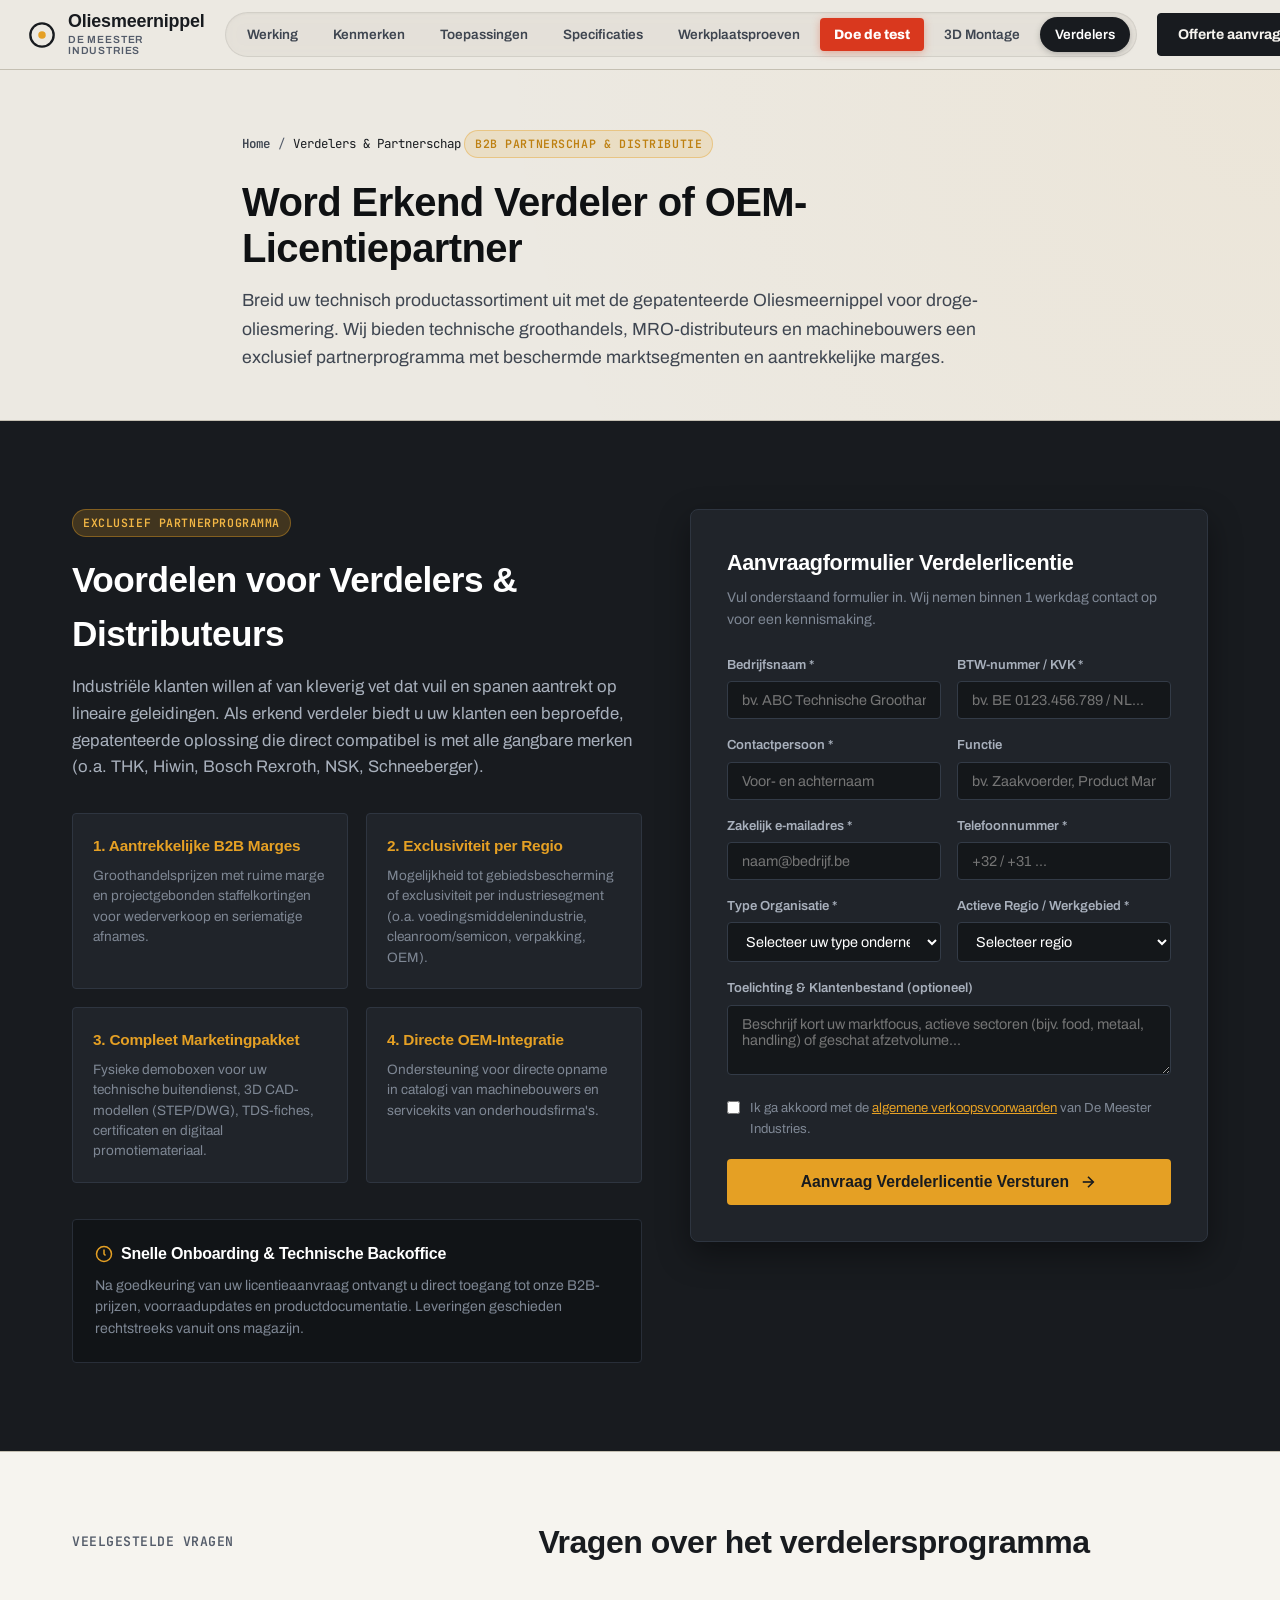
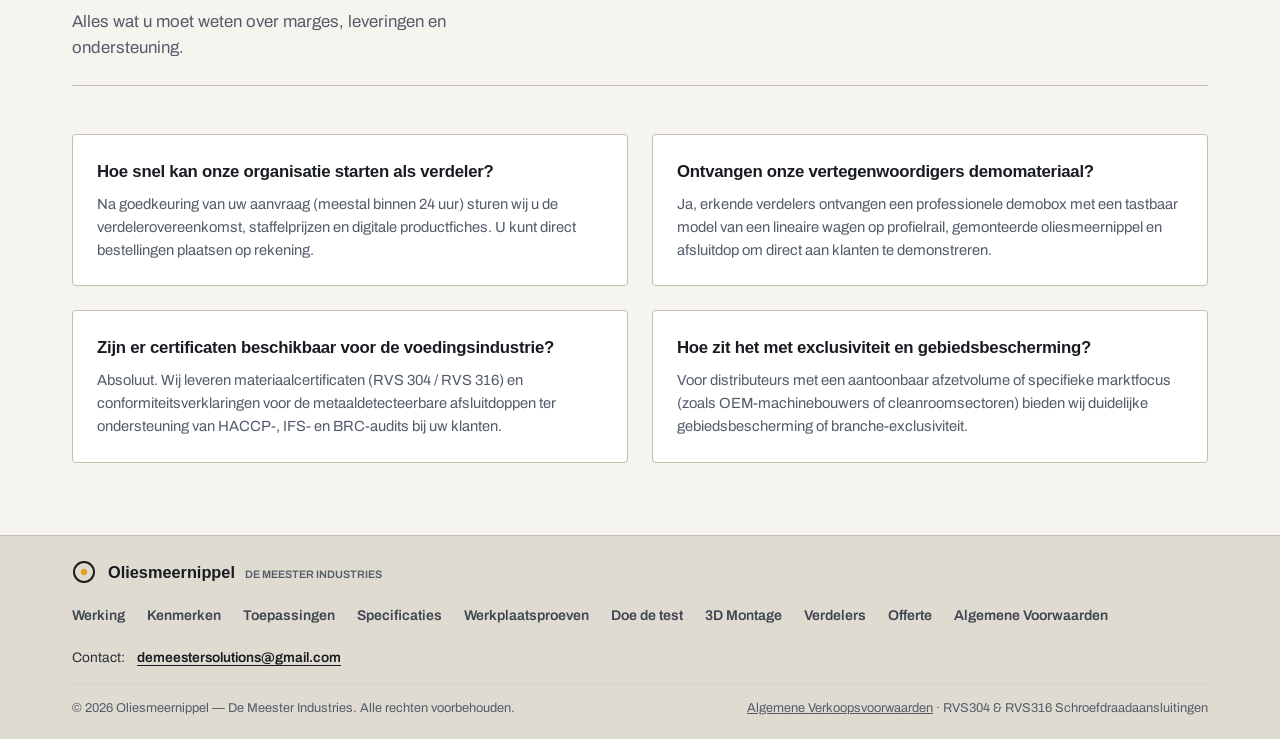
<file: verdelers.html>
<!DOCTYPE html>
<html lang="nl">
<head>
  <meta charset="UTF-8">
  <meta name="viewport" content="width=device-width, initial-scale=1.0">
  <title>Verdelers & B2B Partnerschap — Oliesmeernippel | De Meester Industries</title>
  <meta name="description" content="Word erkend verdeler of OEM-licentiepartner van de gepatenteerde Oliesmeernippel. Aantrekkelijke B2B marges, regioguarantee en complete marketingondersteuning.">
  <link rel="canonical" href="https://appkengit.github.io/DMS-OSN/verdelers.html">

  <!-- Favicon -->
  <link rel="icon" type="image/svg+xml" href="assets/images/favicon.svg">
  <link rel="alternate icon" type="image/png" href="assets/images/favicon.png">
  <link rel="apple-touch-icon" href="assets/images/apple-touch-icon.png">

  <!-- Fonts & Stylesheet -->
  <link rel="preconnect" href="https://fonts.googleapis.com">
  <link rel="preconnect" href="https://fonts.gstatic.com" crossorigin>
  <link href="https://fonts.googleapis.com/css2?family=JetBrains+Mono:wght@400;500;600;700&family=Plus+Jakarta+Sans:wght@400;500;600;700;800;900&display=swap" rel="stylesheet">
  <link rel="stylesheet" href="css/style.css">
</head>
<body>

  <!-- Sticky Header Navigation -->
  <header>
    <div class="wrap header-inner">
      <a class="brand" href="index.html" aria-label="Oliesmeernippel startpagina">
        <svg class="mark" viewBox="0 0 24 24" fill="none">
          <circle cx="12" cy="12" r="10" stroke="#181B1F" stroke-width="2"/>
          <circle cx="12" cy="12" r="3.2" fill="#E5A024"/>
        </svg>
        <span class="brand-text">
          Oliesmeernippel
          <small>De Meester Industries</small>
        </span>
      </a>

      <nav id="siteNav" aria-label="Hoofdnavigatie">
        <a href="index.html#werking">Werking</a>
        <a href="index.html#kenmerken">Kenmerken</a>
        <a href="index.html#toepassingen">Toepassingen</a>
        <a href="index.html#specificaties">Specificaties</a>
        <a href="test.html">Werkplaatsproeven</a>
        <a href="calculator.html" class="nav-highlight-red">Doe de test</a>
        <a href="montage.html">3D Montage</a>
        <a href="verdelers.html" class="active">Verdelers</a>
      </nav>

      <div class="header-right">
        <a class="header-cta" href="offerte.html">
          <span>Offerte aanvragen</span>
          <svg width="14" height="14" viewBox="0 0 24 24" fill="none" stroke="currentColor" stroke-width="2.2" stroke-linecap="round" stroke-linejoin="round">
            <line x1="5" y1="12" x2="19" y2="12"></line>
            <polyline points="12 5 19 12 12 19"></polyline>
          </svg>
        </a>

        <button class="menu-toggle" id="menuToggle" aria-label="Menu openen" aria-expanded="false">
          <svg viewBox="0 0 24 24" width="22" height="22" fill="none">
            <path d="M3 6h18M3 12h18M3 18h18" stroke="#181B1F" stroke-width="2" stroke-linecap="round"/>
          </svg>
        </button>
      </div>
    </div>
  </header>

  <!-- Subpage Hero Header -->
  <section class="subpage-hero">
    <div class="wrap subpage-hero-inner">
      <div class="breadcrumb-trail">
        <a href="index.html">Home</a>
        <span>/</span>
        <span style="color:var(--steel-900);">Verdelers & Partnerschap</span>
      </div>

      <div class="tag tag-signal">
        <span>B2B Partnerschap & Distributie</span>
      </div>

      <h1>Word Erkend Verdeler of OEM-Licentiepartner</h1>
      
      <p class="lead">
        Breid uw technisch productassortiment uit met de gepatenteerde Oliesmeernippel voor droge-oliesmering. Wij bieden technische groothandels, MRO-distributeurs en machinebouwers een exclusief partnerprogramma met beschermde marktsegmenten en aantrekkelijke marges.
      </p>
    </div>
  </section>

  <!-- Distributor Main Content Section -->
  <section class="distributor-section" style="border-top:none;">
    <div class="wrap">
      <div class="distributor-grid">
        <!-- Left: Perks & Information -->
        <div class="distributor-info">
          <div class="tag tag-signal" style="background:rgba(229,160,36,0.2); color:#F3B745;">
            <span>Exclusief Partnerprogramma</span>
          </div>
          <h2 style="margin-top:16px; font-size:2.2rem; color:#FFFFFF;">Voordelen voor Verdelers & Distributeurs</h2>
          <p style="color:var(--steel-300); font-size:1.05rem; line-height:1.6; margin-top:12px;">
            Industriële klanten willen af van kleverig vet dat vuil en spanen aantrekt op lineaire geleidingen. Als erkend verdeler biedt u uw klanten een beproefde, gepatenteerde oplossing die direct compatibel is met alle gangbare merken (o.a. THK, Hiwin, Bosch Rexroth, NSK, Schneeberger).
          </p>

          <div class="distributor-perks">
            <div class="distributor-perk-card">
              <h4>1. Aantrekkelijke B2B Marges</h4>
              <p>Groothandelsprijzen met ruime marge en projectgebonden staffelkortingen voor wederverkoop en seriematige afnames.</p>
            </div>

            <div class="distributor-perk-card">
              <h4>2. Exclusiviteit per Regio</h4>
              <p>Mogelijkheid tot gebiedsbescherming of exclusiviteit per industriesegment (o.a. voedingsmiddelenindustrie, cleanroom/semicon, verpakking, OEM).</p>
            </div>

            <div class="distributor-perk-card">
              <h4>3. Compleet Marketingpakket</h4>
              <p>Fysieke demoboxen voor uw technische buitendienst, 3D CAD-modellen (STEP/DWG), TDS-fiches, certificaten en digitaal promotiemateriaal.</p>
            </div>

            <div class="distributor-perk-card">
              <h4>4. Directe OEM-Integratie</h4>
              <p>Ondersteuning voor directe opname in catalogi van machinebouwers en servicekits van onderhoudsfirma's.</p>
            </div>
          </div>

          <div style="margin-top:36px; padding:22px; background:#111417; border:1px solid #282E38; border-radius:var(--radius-sm);">
            <h4 style="color:#FFFFFF; font-size:1rem; margin-bottom:8px; display:flex; align-items:center; gap:8px;">
              <svg width="18" height="18" viewBox="0 0 24 24" fill="none" stroke="var(--signal)" stroke-width="2">
                <circle cx="12" cy="12" r="10"></circle>
                <polyline points="12 6 12 12 14 14"></polyline>
              </svg>
              Snelle Onboarding & Technische Backoffice
            </h4>
            <p style="font-size:0.88rem; color:var(--steel-400); line-height:1.55; margin:0;">
              Na goedkeuring van uw licentieaanvraag ontvangt u direct toegang tot onze B2B-prijzen, voorraadupdates en productdocumentatie. Leveringen geschieden rechtstreeks vanuit ons magazijn.
            </p>
          </div>
        </div>

        <!-- Right: Distributor Application Form -->
        <div class="distributor-form-wrap">
          <h3>Aanvraagformulier Verdelerlicentie</h3>
          <p class="sub">Vul onderstaand formulier in. Wij nemen binnen 1 werkdag contact op voor een kennismaking.</p>

          <form action="https://formsubmit.co/demeestersolutions@gmail.com" method="POST" id="distributorForm">
            <input type="hidden" name="_subject" value="Nieuwe Aanvraag Verdelerlicentie — Oliesmeernippel">
            <input type="hidden" name="_template" value="table">
            <input type="hidden" name="_captcha" value="false">

            <div class="form-row">
              <div>
                <label class="field-label" for="distCompany">Bedrijfsnaam *</label>
                <input type="text" id="distCompany" name="Bedrijfsnaam" required placeholder="bv. ABC Technische Groothandel BV">
              </div>
              <div>
                <label class="field-label" for="distVat">BTW-nummer / KVK *</label>
                <input type="text" id="distVat" name="BTW_nummer" required placeholder="bv. BE 0123.456.789 / NL...">
              </div>
            </div>

            <div class="form-row">
              <div>
                <label class="field-label" for="distName">Contactpersoon *</label>
                <input type="text" id="distName" name="Contactpersoon" required placeholder="Voor- en achternaam">
              </div>
              <div>
                <label class="field-label" for="distRole">Functie</label>
                <input type="text" id="distRole" name="Functie" placeholder="bv. Zaakvoerder, Product Manager, Inkoop">
              </div>
            </div>

            <div class="form-row">
              <div>
                <label class="field-label" for="distEmail">Zakelijk e-mailadres *</label>
                <input type="email" id="distEmail" name="Email" required placeholder="naam@bedrijf.be">
              </div>
              <div>
                <label class="field-label" for="distPhone">Telefoonnummer *</label>
                <input type="tel" id="distPhone" name="Telefoon" required placeholder="+32 / +31 ...">
              </div>
            </div>

            <div class="form-row">
              <div>
                <label class="field-label" for="distType">Type Organisatie *</label>
                <select id="distType" name="Type_Organisatie" required>
                  <option value="" disabled selected>Selecteer uw type onderneming</option>
                  <option value="Technische Groothandel / MRO">Technische Groothandel / MRO</option>
                  <option value="OEM Machinebouwer">OEM Machinebouwer</option>
                  <option value="Lineaire Systeemintegrator">Lineaire Systeemintegrator</option>
                  <option value="Smeermiddelenspecialist">Smeermiddelenspecialist / Verdeler</option>
                  <option value="Anders">Anders</option>
                </select>
              </div>
              <div>
                <label class="field-label" for="distRegion">Actieve Regio / Werkgebied *</label>
                <select id="distRegion" name="Regio" required>
                  <option value="" disabled selected>Selecteer regio</option>
                  <option value="België (Vlaanderen)">België (Vlaanderen)</option>
                  <option value="België (Wallonië / Brussel)">België (Wallonië / Brussel)</option>
                  <option value="Nederland">Nederland</option>
                  <option value="Duitsland / DACH">Duitsland / DACH</option>
                  <option value="Overig Europa / Internationaal">Overig Europa / Internationaal</option>
                </select>
              </div>
            </div>

            <div>
              <label class="field-label" for="distMessage">Toelichting & Klantenbestand (optioneel)</label>
              <textarea id="distMessage" name="Toelichting" rows="3" placeholder="Beschrijf kort uw marktfocus, actieve sectoren (bijv. food, metaal, handling) of geschat afzetvolume..."></textarea>
            </div>

            <div class="checkbox-wrap">
              <input type="checkbox" id="distTerms" name="akkoord_voorwaarden" required>
              <label for="distTerms">Ik ga akkoord met de <a href="#termsModal" class="open-terms-modal" style="color:var(--signal); text-decoration:underline;">algemene verkoopsvoorwaarden</a> van De Meester Industries.</label>
            </div>

            <button type="submit" class="btn-distributor-submit" id="btnDistSubmit">
              <span>Aanvraag Verdelerlicentie Versturen</span>
              <svg width="18" height="18" viewBox="0 0 24 24" fill="none" stroke="currentColor" stroke-width="2.2">
                <line x1="5" y1="12" x2="19" y2="12"></line>
                <polyline points="12 5 19 12 12 19"></polyline>
              </svg>
            </button>
          </form>

          <div id="distSuccessMsg" style="display:none; margin-top:20px; background:#142B1A; border:1px solid #1E8E3E; border-radius:6px; padding:16px; color:#A8F0B8; font-size:0.9rem;">
            <strong>✓ Aanvraag succesvol verstuurd!</strong> Wij nemen binnen 1 werkdag contact met u op voor de verdere stappen van het licentiepartnerschap.
          </div>
        </div>
      </div>
    </div>
  </section>

  <!-- FAQ Section for Dealers -->
  <section style="background:var(--paper-light); padding:72px 0; border-top:1px solid var(--line);">
    <div class="wrap">
      <div class="section-head">
        <span class="index">VEELGESTELDE VRAGEN</span>
        <h2>Vragen over het verdelersprogramma</h2>
        <p>Alles wat u moet weten over marges, leveringen en ondersteuning.</p>
      </div>

      <div style="display:grid; grid-template-columns:repeat(2, 1fr); gap:24px; margin-top:36px;">
        <div style="background:#FFFFFF; border:1px solid var(--line); border-radius:var(--radius-sm); padding:24px;">
          <h4 style="font-size:1.05rem; font-weight:800; color:var(--steel-900); margin-bottom:8px;">Hoe snel kan onze organisatie starten als verdeler?</h4>
          <p style="font-size:0.92rem; color:var(--steel-600); line-height:1.55; margin:0;">
            Na goedkeuring van uw aanvraag (meestal binnen 24 uur) sturen wij u de verdelerovereenkomst, staffelprijzen en digitale productfiches. U kunt direct bestellingen plaatsen op rekening.
          </p>
        </div>

        <div style="background:#FFFFFF; border:1px solid var(--line); border-radius:var(--radius-sm); padding:24px;">
          <h4 style="font-size:1.05rem; font-weight:800; color:var(--steel-900); margin-bottom:8px;">Ontvangen onze vertegenwoordigers demomateriaal?</h4>
          <p style="font-size:0.92rem; color:var(--steel-600); line-height:1.55; margin:0;">
            Ja, erkende verdelers ontvangen een professionele demobox met een tastbaar model van een lineaire wagen op profielrail, gemonteerde oliesmeernippel en afsluitdop om direct aan klanten te demonstreren.
          </p>
        </div>

        <div style="background:#FFFFFF; border:1px solid var(--line); border-radius:var(--radius-sm); padding:24px;">
          <h4 style="font-size:1.05rem; font-weight:800; color:var(--steel-900); margin-bottom:8px;">Zijn er certificaten beschikbaar voor de voedingsindustrie?</h4>
          <p style="font-size:0.92rem; color:var(--steel-600); line-height:1.55; margin:0;">
            Absoluut. Wij leveren materiaalcertificaten (RVS 304 / RVS 316) en conformiteitsverklaringen voor de metaaldetecteerbare afsluitdoppen ter ondersteuning van HACCP-, IFS- en BRC-audits bij uw klanten.
          </p>
        </div>

        <div style="background:#FFFFFF; border:1px solid var(--line); border-radius:var(--radius-sm); padding:24px;">
          <h4 style="font-size:1.05rem; font-weight:800; color:var(--steel-900); margin-bottom:8px;">Hoe zit het met exclusiviteit en gebiedsbescherming?</h4>
          <p style="font-size:0.92rem; color:var(--steel-600); line-height:1.55; margin:0;">
            Voor distributeurs met een aantoonbaar afzetvolume of specifieke marktfocus (zoals OEM-machinebouwers of cleanroomsectoren) bieden wij duidelijke gebiedsbescherming of branche-exclusiviteit.
          </p>
        </div>
      </div>
    </div>
  </section>

  <!-- Compact Footer -->
  <footer>
    <div class="wrap">
      <div class="footer-inner-compact">
        <div class="footer-brand-compact">
          <svg class="mark" viewBox="0 0 24 24" fill="none" style="width:24px; height:24px;">
            <circle cx="12" cy="12" r="10" stroke="#181B1F" stroke-width="2"/>
            <circle cx="12" cy="12" r="3.2" fill="#E5A024"/>
          </svg>
          <span style="font-family:var(--font-display); font-weight:800; font-size:1.02rem;">
            Oliesmeernippel
            <small style="font-family:var(--font-body); font-weight:600; font-size:0.68rem; color:var(--steel-600); text-transform:uppercase; margin-left:6px;">De Meester Industries</small>
          </span>
        </div>

        <div class="footer-nav-compact">
          <a href="index.html#werking">Werking</a>
          <a href="index.html#kenmerken">Kenmerken</a>
          <a href="index.html#toepassingen">Toepassingen</a>
          <a href="index.html#specificaties">Specificaties</a>
          <a href="test.html">Werkplaatsproeven</a>
          <a href="calculator.html">Doe de test</a>
          <a href="montage.html">3D Montage</a>
          <a href="verdelers.html">Verdelers</a>
          <a href="offerte.html">Offerte</a>
          <a href="#termsModal" class="open-terms-modal">Algemene Voorwaarden</a>
        </div>

        <div class="footer-contact-compact">
          <span>Contact:</span>
          <a href="mailto:demeestersolutions@gmail.com">demeestersolutions@gmail.com</a>
        </div>
      </div>

      <div class="footer-bottom">
        <span>&copy; 2026 Oliesmeernippel — De Meester Industries. Alle rechten voorbehouden.</span>
        <span><a href="#termsModal" class="open-terms-modal" style="color:var(--steel-600); text-decoration:underline;">Algemene Verkoopsvoorwaarden</a> · RVS304 & RVS316 Schroefdraadaansluitingen</span>
      </div>
    </div>
  </footer>

  <!-- Modal: Algemene Verkoopsvoorwaarden -->
  <div class="terms-modal" id="termsModal" role="dialog" aria-modal="true" aria-labelledby="termsTitle">
    <div class="terms-modal-card">
      <div class="terms-modal-header">
        <h3 id="termsTitle">Algemene Verkoopsvoorwaarden — De Meester Industries</h3>
        <div class="terms-modal-actions">
          <button type="button" class="btn-modal-print" onclick="window.print()">Afdrukken ⎙</button>
          <button type="button" class="btn-modal-close" id="btnCloseTerms" aria-label="Sluiten">✕</button>
        </div>
      </div>

      <div class="terms-modal-body">
        <h4>Artikel 1 — Toepasselijkheid</h4>
        <p>1.1 Deze algemene verkoopsvoorwaarden zijn van toepassing op alle aanbiedingen, offertes, bestellingen en overeenkomsten van De Meester Industries (hierna: "Verkoper") betreffende de levering van de gepatenteerde Oliesmeernippel, bijbehorende afsluitdoppen en toebehoren.</p>
        <p>1.2 Afwijkingen van deze voorwaarden zijn slechts geldig indien deze uitdrukkelijk en schriftelijk door Verkoper zijn bevestigd. Inkoopvoorwaarden van de Klant worden uitdrukkelijk van de hand gewezen.</p>

        <h4>Artikel 2 — Offertes, Prijzen en Totstandkoming</h4>
        <p>2.1 Alle offertes en prijsopgaven zijn vrijblijvend en geldig gedurende dertig (30) kalenderdagen na offertedatum, tenzij uitdrukkelijk anders vermeld.</p>
        <p>2.2 Prijzen luiden in Euro (€), exclusief BTW, heffingen, transport- en verpakkingskosten.</p>
        <p>2.3 Een overeenkomst komt eerst tot stand na schriftelijke orderbevestiging door Verkoper of door de feitelijke verzending van de goederen.</p>

        <h4>Artikel 3 — Betaling en Facturatie</h4>
        <p>3.1 Betaling geschiedt binnen dertig (30) kalenderdagen na factuurdatum, netto zonder enige aftrek of schuldvergelijking, tenzij schriftelijk anders overeengekomen.</p>
        <p>3.2 Bij overschrijding van de betalingstermijn is de Klant van rechtswege in verzuim. Verkoper is gerechtigd de wettelijke handelsrente in rekening te brengen, vermeerderd met een forfaitaire schadevergoeding van 10% ter dekking van buitengerechtelijke invorderingskosten.</p>

        <h4>Artikel 4 — Levering en Eigendomsvoorbehoud</h4>
        <p>4.1 Tenzij anders overeengekomen, geschiedt levering Ex Works (Incoterms 2020). Het transportrisico gaat over op de Klant vanaf het moment van verzending.</p>
        <p>4.2 Alle geleverde goederen blijven het exclusieve eigendom van Verkoper tot het moment dat alle opeisbare vorderingen uit hoofde van de overeenkomst volledig zijn voldaan.</p>

        <h4>Artikel 5 — Klachten, Inspectie en Conformiteit</h4>
        <p>5.1 De Klant dient de goederen direct bij aflevering grondig te inspecteren op juiste schroefdraadmaat (M5/M6/M8/M10), materiaal (RVS304/RVS316) en uiterlijke staat.</p>
        <p>5.2 Klachten betreffende zichtbare gebreken dienen binnen acht (8) werkdagen na aflevering schriftelijk en gedetailleerd aan Verkoper te worden gemeld.</p>

        <h4>Artikel 6 — Garantie en Beperking van Aansprakelijkheid</h4>
        <p>6.1 Verkoper garandeert de degelijkheid van de gebruikte materialen (RVS 304, RVS 316 en metaaldetecteerbaar polyamide) conform de gespecificeerde industrienormen.</p>
        <p>6.2 De garantie dekt geen schade die het gevolg is van oneigenlijke installatie (bijv. geforceerd indraaien in beschadigde draad of overschrijding van het aandraaimoment) of oneigenlijk gebruik, waaronder met name begrepen het toedienen van traditionele vetten met vaste verdikkers in plaats van de voorgeschreven droge-olie aerosol.</p>
        <p>6.3 De aansprakelijkheid van Verkoper is te allen tijde beperkt tot het netto factuurbedrag van de desbetreffende levering. Verkoper sluit iedere aansprakelijkheid voor indirecte schade, gevolgschade, machine-stilstand of omzetderving uit.</p>

        <h4>Artikel 7 — Intellectueel Eigendom en Namaakverbod</h4>
        <p>7.1 Alle intellectuele eigendomsrechten, octrooien, modelrechten, CAD-tekeningen en merkrechten met betrekking tot de Oliesmeernippel blijven te allen tijde het exclusieve eigendom van De Meester Industries.</p>
        <p>7.2 Het is de Klant en/of derden uitdrukkelijk verboden om de producten van Verkoper na te maken, te modificeren of via reverse-engineering na te bouwen.</p>

        <h4>Artikel 8 — Toepasselijk Recht en Geschillenbeslechting</h4>
        <p>8.1 Op alle overeenkomsten is uitsluitend het Belgisch recht van toepassing. De toepasselijkheid van het Weens Koopverdrag (CISG) wordt uitdrukkelijk uitgesloten.</p>
        <p>8.2 Alle geschillen behoren tot de uitsluitende bevoegdheid van de rechtbanken van het arrondissement waar de maatschappelijke zetel van Verkoper is gevestigd.</p>
      </div>
    </div>
  </div>

  <!-- Scripts -->
  <script src="js/main.js"></script>
</body>
</html>
</file>
<file: css/style.css>
/* ==========================================================================
   Oliesmeernippel — De Meester Industries
   Industrial High-Precision Engineering Design System
   ========================================================================== */

@import url('https://fonts.googleapis.com/css2?family=Archivo+Expanded:wght@600;700;800;900&family=Archivo:wght@400;500;600;700&family=JetBrains+Mono:wght@400;500&display=swap');

:root {
  --steel-950: #0F1113;
  --steel-900: #181B1F;
  --steel-850: #20242A;
  --steel-800: #292E36;
  --steel-700: #3E4550;
  --steel-600: #545C6A;
  --steel-400: #7E8794;
  --steel-300: #A8B0BC;
  --steel-200: #CBD1DA;
  --steel-100: #E6E9EE;

  --paper: #ECE9E2;
  --paper-light: #F6F4EF;
  --paper-dim: #DFDBD1;
  --card: #F2EFE8;
  --card-hover: #E9E6DE;
  
  --line: #C4BFB2;
  --line-subtle: #D8D4CA;
  --line-dark: #323842;

  --signal: #E5A024;
  --signal-light: #F3B745;
  --signal-dark: #BE8011;
  --signal-glow: rgba(229, 160, 36, 0.25);

  --tech-blue: #1A73E8;
  --tech-blue-bg: #E8F0FE;
  --success: #1E8E3E;
  --success-bg: #E6F4EA;

  --radius-sm: 4px;
  --radius-md: 8px;
  --radius-lg: 14px;

  --shadow-sm: 0 2px 6px rgba(15, 17, 19, 0.05);
  --shadow-md: 0 6px 18px rgba(15, 17, 19, 0.08);
  --shadow-lg: 0 16px 36px rgba(15, 17, 19, 0.12);
  --shadow-canvas: 0 10px 30px rgba(0, 0, 0, 0.25);

  --font-display: 'Archivo Expanded', -apple-system, BlinkMacSystemFont, sans-serif;
  --font-body: 'Archivo', -apple-system, BlinkMacSystemFont, sans-serif;
  --font-mono: 'JetBrains Mono', monospace;
}

/* ---------- Reset & Basis ---------- */
*, *::before, *::after {
  box-sizing: border-box;
  margin: 0;
  padding: 0;
}

html {
  scroll-behavior: smooth;
  scroll-padding-top: 80px;
}

body {
  background: var(--paper);
  color: var(--steel-900);
  font-family: var(--font-body);
  font-size: 16px;
  line-height: 1.55;
  -webkit-font-smoothing: antialiased;
  -moz-osx-font-smoothing: grayscale;
  overflow-x: hidden;
}

h1, h2, h3, h4, .display {
  font-family: var(--font-display);
  color: var(--steel-900);
  letter-spacing: -0.015em;
  font-weight: 800;
}

p {
  color: var(--steel-700);
}

a {
  color: inherit;
  text-decoration: none;
}

.wrap {
  max-width: 1200px;
  margin: 0 auto;
  padding: 0 32px;
}

/* ---------- Top Technical Announcement Bar ---------- */
.top-bar {
  background: var(--steel-950);
  color: var(--steel-200);
  font-size: 0.76rem;
  letter-spacing: 0.04em;
  border-bottom: 1px solid var(--steel-850);
  padding: 7px 0;
  font-family: var(--font-mono);
}
.top-bar .wrap {
  display: flex;
  justify-content: space-between;
  align-items: center;
  flex-wrap: wrap;
  gap: 8px;
}
.top-bar-badge {
  display: inline-flex;
  align-items: center;
  gap: 6px;
  color: var(--signal);
  font-weight: 500;
}
.top-bar-badge::before {
  content: "";
  display: inline-block;
  width: 6px;
  height: 6px;
  border-radius: 50%;
  background: var(--signal);
  box-shadow: 0 0 8px var(--signal);
}
.top-bar-links {
  display: flex;
  gap: 18px;
}
.top-bar-links a {
  color: var(--steel-300);
  transition: color 0.2s;
}
.top-bar-links a:hover {
  color: var(--paper-light);
}

/* ---------- Header & Navigation ---------- */
header {
  border-bottom: 1px solid var(--line);
  background: rgba(236, 233, 226, 0.92);
  backdrop-filter: blur(12px);
  -webkit-backdrop-filter: blur(12px);
  position: sticky;
  top: 0;
  z-index: 100;
  transition: all 0.25s ease;
}

.header-inner {
  display: flex;
  align-items: center;
  justify-content: space-between;
  padding: 12px 28px;
  max-width: 1340px;
  margin: 0 auto;
  gap: 20px;
}

.brand {
  display: flex;
  align-items: center;
  gap: 12px;
  font-family: var(--font-display);
  font-weight: 800;
  font-size: 1.12rem;
  letter-spacing: -0.01em;
}

.brand .mark {
  width: 28px;
  height: 28px;
  flex-shrink: 0;
  display: block;
}

.brand-text {
  display: flex;
  flex-direction: column;
  line-height: 1.1;
}

.brand-text small {
  font-family: var(--font-body);
  font-weight: 600;
  font-size: 0.65rem;
  letter-spacing: 0.08em;
  text-transform: uppercase;
  color: var(--steel-600);
  margin-top: 2px;
}

nav {
  display: flex;
  align-items: center;
  gap: 5px;
  background: rgba(226, 222, 214, 0.72);
  backdrop-filter: blur(8px);
  -webkit-backdrop-filter: blur(8px);
  border: 1px solid rgba(0, 0, 0, 0.08);
  border-radius: 999px;
  padding: 4px 6px;
  box-shadow: inset 0 1px 2px rgba(0, 0, 0, 0.04);
}

nav a {
  position: relative;
  display: inline-flex;
  align-items: center;
  color: var(--steel-700);
  padding: 7px 15px;
  border-radius: 999px;
  font-size: 0.85rem;
  font-weight: 600;
  text-decoration: none;
  white-space: nowrap;
  transition: all 0.2s cubic-bezier(0.16, 1, 0.3, 1);
}

nav a:hover {
  color: var(--steel-950);
  background: rgba(255, 255, 255, 0.85);
  box-shadow: 0 1px 4px rgba(0, 0, 0, 0.06);
}

nav a.active {
  background: var(--steel-900);
  color: #FFFFFF;
  box-shadow: 0 2px 6px rgba(24, 27, 31, 0.25);
}

.header-right {
  display: flex;
  align-items: center;
  gap: 16px;
}

.header-cta {
  background: var(--steel-900);
  color: var(--paper-light);
  padding: 10px 20px;
  font-weight: 700;
  font-size: 0.88rem;
  border-radius: var(--radius-sm);
  border: 1px solid var(--steel-900);
  white-space: nowrap;
  transition: all 0.2s ease;
  display: inline-flex;
  align-items: center;
  gap: 8px;
}

.header-cta:hover {
  background: var(--signal);
  border-color: var(--signal);
  color: var(--steel-950);
  box-shadow: 0 4px 14px var(--signal-glow);
}

.menu-toggle {
  display: none;
  background: transparent;
  border: 1px solid var(--line);
  padding: 8px;
  border-radius: var(--radius-sm);
  cursor: pointer;
  line-height: 0;
}

/* ---------- Badges & Tags ---------- */
.tag {
  display: inline-flex;
  align-items: center;
  gap: 6px;
  font-family: var(--font-mono);
  font-size: 0.72rem;
  text-transform: uppercase;
  letter-spacing: 0.05em;
  padding: 4px 10px;
  background: var(--paper-dim);
  border: 1px solid var(--line);
  border-radius: 999px;
  color: var(--steel-800);
  font-weight: 600;
}

.tag-signal {
  background: rgba(229, 160, 36, 0.15);
  border-color: rgba(229, 160, 36, 0.4);
  color: var(--signal-dark);
}

.tag-blue {
  background: var(--tech-blue-bg);
  border-color: rgba(26, 115, 232, 0.3);
  color: var(--tech-blue);
}

/* ---------- Hero Section ---------- */
.hero {
  padding: 64px 0 56px;
  border-bottom: 1px solid var(--line);
  position: relative;
  background: radial-gradient(circle at top right, rgba(229, 160, 36, 0.04) 0%, transparent 60%);
}

.hero-grid {
  display: grid;
  grid-template-columns: 1.1fr 0.9fr;
  gap: 48px;
  align-items: center;
}

.hero-text h1 {
  font-size: 2.85rem;
  line-height: 1.1;
  font-weight: 900;
  margin-top: 14px;
}

.hero-text h1 .highlight {
  color: var(--signal-dark);
}

.hero-text p.lead {
  margin-top: 22px;
  font-size: 1.1rem;
  line-height: 1.6;
  color: var(--steel-700);
  max-width: 50ch;
}

.hero-actions {
  margin-top: 34px;
  display: flex;
  gap: 16px;
  flex-wrap: wrap;
}

.btn-primary {
  background: var(--steel-900);
  color: var(--paper-light);
  padding: 14px 26px;
  font-weight: 700;
  font-size: 0.96rem;
  border-radius: var(--radius-sm);
  border: 1px solid var(--steel-900);
  display: inline-flex;
  align-items: center;
  gap: 10px;
  cursor: pointer;
  transition: all 0.2s ease;
}

.btn-primary:hover {
  background: var(--signal);
  border-color: var(--signal);
  color: var(--steel-950);
  transform: translateY(-1px);
  box-shadow: 0 6px 18px var(--signal-glow);
}

.btn-secondary {
  background: transparent;
  color: var(--steel-900);
  padding: 14px 24px;
  font-weight: 700;
  font-size: 0.96rem;
  border-radius: var(--radius-sm);
  border: 1px solid var(--steel-700);
  display: inline-flex;
  align-items: center;
  gap: 10px;
  cursor: pointer;
  transition: all 0.2s ease;
}

.btn-secondary:hover {
  border-color: var(--steel-950);
  background: var(--paper-dim);
  transform: translateY(-1px);
}

.hero-meta {
  margin-top: 32px;
  display: flex;
  gap: 24px;
  font-size: 0.86rem;
  color: var(--steel-600);
  border-top: 1px solid var(--line);
  padding-top: 20px;
  flex-wrap: wrap;
}

.hero-meta span {
  display: flex;
  align-items: center;
  gap: 8px;
  font-weight: 500;
}

.dot {
  width: 7px;
  height: 7px;
  background: var(--signal-dark);
  border-radius: 50%;
  display: inline-block;
  flex-shrink: 0;
}

/* ---------- 3D Interactive Viewer Component ---------- */
.viewer-container {
  background: var(--card);
  border: 1px solid var(--line);
  border-radius: var(--radius-md);
  box-shadow: var(--shadow-md);
  display: flex;
  flex-direction: column;
  position: relative;
  overflow: hidden;
}

.viewer-header {
  display: flex;
  justify-content: space-between;
  align-items: center;
  padding: 12px 18px;
  border-bottom: 1px solid var(--line);
  background: var(--paper-light);
  font-size: 0.74rem;
  color: var(--steel-600);
  font-family: var(--font-mono);
}

.viewer-status {
  display: inline-flex;
  align-items: center;
  gap: 6px;
  color: var(--steel-900);
  font-weight: 600;
}

.viewer-status .live-indicator {
  width: 8px;
  height: 8px;
  border-radius: 50%;
  background: var(--success);
  box-shadow: 0 0 6px rgba(30, 142, 62, 0.4);
  animation: pulse 2s infinite ease-in-out;
}

@keyframes pulse {
  0% { transform: scale(0.95); opacity: 0.8; }
  50% { transform: scale(1.2); opacity: 1; }
  100% { transform: scale(0.95); opacity: 0.8; }
}

.canvas-wrapper {
  position: relative;
  width: 100%;
  height: 450px;
  background: #FFFFFF;
  cursor: grab;
  user-select: none;
}

.canvas-wrapper:active {
  cursor: grabbing;
}

#threeCanvas {
  width: 100% !important;
  height: 100% !important;
  display: block;
}

.viewer-overlay-hint {
  position: absolute;
  bottom: 12px;
  left: 12px;
  background: rgba(255, 255, 255, 0.92);
  backdrop-filter: blur(6px);
  color: var(--steel-800);
  font-size: 0.72rem;
  font-family: var(--font-mono);
  padding: 5px 10px;
  border-radius: var(--radius-sm);
  pointer-events: none;
  display: flex;
  align-items: center;
  gap: 6px;
  border: 1px solid var(--line);
  box-shadow: 0 2px 6px rgba(0, 0, 0, 0.06);
}

.viewer-tools {
  position: absolute;
  top: 12px;
  right: 12px;
  display: flex;
  flex-direction: column;
  gap: 6px;
  z-index: 10;
}

.viewer-tool-btn {
  background: rgba(255, 255, 255, 0.92);
  backdrop-filter: blur(6px);
  color: var(--steel-800);
  border: 1px solid var(--line);
  width: 32px;
  height: 32px;
  border-radius: var(--radius-sm);
  display: flex;
  align-items: center;
  justify-content: center;
  cursor: pointer;
  transition: all 0.2s;
  box-shadow: 0 2px 6px rgba(0, 0, 0, 0.05);
}

.viewer-tool-btn:hover {
  background: var(--signal);
  color: var(--steel-950);
  border-color: var(--signal);
}

/* Viewer Controls Bar */
.viewer-controls {
  padding: 14px 16px;
  background: var(--paper-light);
  border-top: 1px solid var(--line);
  display: flex;
  flex-direction: column;
  gap: 12px;
}

/* Component Selector Tabs */
.viewer-mode-tabs {
  display: flex;
  gap: 6px;
  background: var(--paper-dim);
  padding: 4px;
  border-radius: var(--radius-sm);
  border: 1px solid var(--line);
}

.mode-tab {
  flex: 1;
  padding: 8px 12px;
  background: transparent;
  border: none;
  font-family: var(--font-body);
  font-weight: 700;
  font-size: 0.8rem;
  color: var(--steel-700);
  border-radius: var(--radius-sm);
  cursor: pointer;
  transition: all 0.2s ease;
  text-align: center;
  white-space: nowrap;
}

.mode-tab:hover {
  color: var(--steel-950);
}

.mode-tab.active {
  background: var(--steel-900);
  color: var(--paper-light);
  box-shadow: 0 2px 6px rgba(0, 0, 0, 0.12);
}

/* Explode Slider Bar */
.viewer-explode-bar {
  display: flex;
  align-items: center;
  justify-content: space-between;
  gap: 12px;
  padding: 10px 14px;
  background: var(--card);
  border: 1px solid var(--line);
  border-radius: var(--radius-sm);
  transition: all 0.2s ease;
}

.explode-label {
  font-family: var(--font-mono);
  font-size: 0.72rem;
  font-weight: 700;
  color: var(--steel-800);
  text-transform: uppercase;
  letter-spacing: 0.05em;
  display: flex;
  align-items: center;
  gap: 6px;
  white-space: nowrap;
}

.explode-slider-wrap {
  flex: 1;
  display: flex;
  align-items: center;
  gap: 10px;
}

.explode-slider {
  flex: 1;
  -webkit-appearance: none;
  appearance: none;
  height: 6px;
  border-radius: 3px;
  background: var(--line);
  outline: none;
  cursor: pointer;
}

.explode-slider::-webkit-slider-thumb {
  -webkit-appearance: none;
  appearance: none;
  width: 16px;
  height: 16px;
  border-radius: 50%;
  background: var(--signal);
  border: 2px solid var(--steel-900);
  cursor: pointer;
  transition: transform 0.1s;
}

.explode-slider::-webkit-slider-thumb:hover {
  transform: scale(1.2);
}

.btn-explode-toggle {
  background: var(--paper-dim);
  border: 1px solid var(--line);
  color: var(--steel-800);
  padding: 6px 12px;
  font-family: var(--font-body);
  font-size: 0.76rem;
  font-weight: 700;
  border-radius: var(--radius-sm);
  cursor: pointer;
  white-space: nowrap;
  transition: all 0.2s;
}

.btn-explode-toggle:hover {
  background: var(--signal);
  border-color: var(--signal);
  color: var(--steel-950);
}

.btn-explode-toggle.active {
  background: var(--signal);
  border-color: var(--signal);
  color: var(--steel-950);
}

.viewer-buttons-row {
  display: flex;
  gap: 8px;
  flex-wrap: wrap;
}

.viewer-btn {
  flex: 1;
  min-width: 90px;
  padding: 8px 10px;
  background: var(--card);
  border: 1px solid var(--line);
  color: var(--steel-700);
  font-family: var(--font-body);
  font-size: 0.8rem;
  font-weight: 600;
  border-radius: var(--radius-sm);
  cursor: pointer;
  transition: all 0.2s;
  text-align: center;
}

.viewer-btn:hover {
  border-color: var(--steel-900);
  color: var(--steel-900);
}

.viewer-btn.active {
  border-color: var(--steel-950);
  background: var(--steel-950);
  color: var(--paper-light);
}

.viewer-toggle-row {
  display: flex;
  justify-content: space-between;
  align-items: center;
  font-size: 0.8rem;
  padding-top: 4px;
  border-top: 1px dashed var(--line);
}

.toggle-group {
  display: inline-flex;
  background: var(--paper-dim);
  padding: 3px;
  border-radius: var(--radius-sm);
  border: 1px solid var(--line);
}

.toggle-opt {
  padding: 3px 10px;
  border: none;
  background: transparent;
  font-size: 0.76rem;
  font-family: var(--font-body);
  font-weight: 600;
  color: var(--steel-600);
  cursor: pointer;
  border-radius: 2px;
  transition: all 0.15s;
}

.toggle-opt.active {
  background: var(--steel-900);
  color: var(--paper-light);
}

/* ---------- Problem vs Solution Comparison Section ---------- */
.comparison-section {
  padding: 72px 0;
  border-bottom: 1px solid var(--line);
  background: var(--card);
}

.comparison-grid {
  display: grid;
  grid-template-columns: 1fr 1fr;
  gap: 32px;
  margin-top: 36px;
}

.comp-card {
  border: 1px solid var(--line);
  border-radius: var(--radius-md);
  padding: 32px;
  background: var(--paper);
  position: relative;
}

.comp-card.problem {
  border-top: 4px solid #D93025;
}

.comp-card.solution {
  border-top: 4px solid var(--signal);
  background: var(--paper-light);
  box-shadow: var(--shadow-sm);
}

.comp-badge {
  font-family: var(--font-mono);
  font-size: 0.74rem;
  font-weight: 700;
  text-transform: uppercase;
  letter-spacing: 0.05em;
  margin-bottom: 12px;
  display: inline-block;
}

.comp-card.problem .comp-badge { color: #D93025; }
.comp-card.solution .comp-badge { color: var(--signal-dark); }

.comp-card h3 {
  font-size: 1.3rem;
  margin-bottom: 14px;
}

.comp-card p {
  font-size: 0.95rem;
  margin-bottom: 20px;
}

.comp-list {
  list-style: none;
  display: flex;
  flex-direction: column;
  gap: 12px;
}

.comp-list li {
  font-size: 0.92rem;
  display: flex;
  align-items: flex-start;
  gap: 10px;
}

.comp-list .icon-cross {
  color: #D93025;
  font-weight: bold;
  font-size: 1.1rem;
  line-height: 1;
}

.comp-list .icon-check {
  color: var(--success);
  font-weight: bold;
  font-size: 1.1rem;
  line-height: 1;
}

/* ---------- Section Headings ---------- */
section {
  padding: 80px 0;
}

.section-head {
  display: grid;
  grid-template-columns: 1fr 1.6fr;
  gap: 48px;
  margin-bottom: 48px;
  padding-bottom: 24px;
  border-bottom: 1px solid var(--line);
  align-items: flex-end;
}

.section-head .index {
  font-family: var(--font-mono);
  font-size: 0.82rem;
  font-weight: 600;
  color: var(--steel-600);
  letter-spacing: 0.04em;
  margin-bottom: 8px;
  display: block;
}

.section-head h2 {
  font-size: 2rem;
  line-height: 1.15;
}

.section-head p {
  font-size: 1.05rem;
  color: var(--steel-600);
  max-width: 54ch;
  align-self: flex-start;
}

/* ---------- Features Grid ---------- */
.feature-list {
  display: grid;
  grid-template-columns: repeat(3, 1fr);
  border-top: 1px solid var(--line);
  border-left: 1px solid var(--line);
  background: var(--paper);
}

.feature {
  border-right: 1px solid var(--line);
  border-bottom: 1px solid var(--line);
  padding: 32px 28px;
  transition: all 0.25s ease;
  position: relative;
}

.feature:hover {
  background: var(--card);
  transform: translateY(-2px);
  z-index: 2;
  box-shadow: var(--shadow-sm);
}

.feature-top {
  display: flex;
  justify-content: space-between;
  align-items: center;
  margin-bottom: 16px;
}

.feature .num {
  font-family: var(--font-mono);
  color: var(--signal-dark);
  font-size: 0.88rem;
  font-weight: 700;
}

.feature .feature-icon {
  width: 24px;
  height: 24px;
  color: var(--steel-700);
}

.feature h3 {
  font-size: 1.1rem;
  margin-bottom: 12px;
}

.feature p {
  font-size: 0.94rem;
  color: var(--steel-600);
  line-height: 1.55;
}

/* ---------- Applications Grid ---------- */
.app-grid {
  display: grid;
  grid-template-columns: repeat(3, 1fr);
  gap: 18px;
}

.app-card {
  background: var(--card);
  border: 1px solid var(--line);
  border-radius: var(--radius-sm);
  padding: 24px;
  display: flex;
  flex-direction: column;
  gap: 10px;
  transition: all 0.2s ease;
}

.app-card:hover {
  border-color: var(--steel-900);
  background: var(--paper-light);
  transform: translateY(-2px);
  box-shadow: var(--shadow-sm);
}

.app-card .app-icon {
  width: 32px;
  height: 32px;
  color: var(--signal-dark);
  margin-bottom: 4px;
}

.app-card .app-title {
  font-family: var(--font-display);
  font-weight: 700;
  font-size: 1.05rem;
  color: var(--steel-900);
}

.app-card .app-desc {
  font-size: 0.88rem;
  color: var(--steel-600);
}

/* ---------- Specifications & Datasheet ---------- */
.spec-container {
  display: grid;
  grid-template-columns: 1.3fr 0.9fr;
  gap: 32px;
}

.spec-wrap {
  background: var(--card);
  border: 1px solid var(--line);
  border-radius: var(--radius-sm);
  padding: 16px;
  overflow-x: auto;
}

.spec-table {
  width: 100%;
  border-collapse: collapse;
  font-size: 0.92rem;
}

.spec-table th {
  text-align: left;
  font-weight: 700;
  font-size: 0.78rem;
  color: var(--steel-600);
  font-family: var(--font-mono);
  text-transform: uppercase;
  letter-spacing: 0.05em;
  padding: 12px 16px;
  border-bottom: 2px solid var(--steel-900);
}

.spec-table td {
  padding: 14px 16px;
  border-bottom: 1px solid var(--line);
}

.spec-table tr:last-child td {
  border-bottom: none;
}

.spec-table tr td:first-child {
  color: var(--steel-600);
  width: 44%;
  font-weight: 500;
}

.spec-table tr td:last-child {
  font-weight: 600;
  color: var(--steel-950);
}

.spec-info-card {
  background: var(--paper-light);
  border: 1px solid var(--line);
  border-radius: var(--radius-sm);
  padding: 24px;
  display: flex;
  flex-direction: column;
  gap: 16px;
}

.spec-info-card h4 {
  font-size: 1.05rem;
  display: flex;
  align-items: center;
  gap: 8px;
}

.spec-callout {
  background: var(--paper-dim);
  border-left: 3px solid var(--signal-dark);
  padding: 12px 16px;
  font-size: 0.88rem;
  color: var(--steel-700);
}

/* ---------- CTA Quote Form Section (GitHub + FormSubmit) ---------- */
.cta-strip {
  background: var(--steel-950);
  color: var(--paper-light);
  padding: 80px 0;
  position: relative;
  border-top: 1px solid var(--steel-850);
}

.cta-grid {
  display: grid;
  grid-template-columns: 1fr 1.25fr;
  gap: 48px;
  align-items: start;
}

.cta-info h2 {
  color: var(--paper-light);
  font-size: 2.2rem;
  line-height: 1.15;
}

.cta-info p {
  color: var(--steel-300);
  margin-top: 18px;
  font-size: 1.05rem;
  line-height: 1.6;
}

.cta-highlights {
  margin-top: 32px;
  display: flex;
  flex-direction: column;
  gap: 14px;
}

.cta-highlight-item {
  display: flex;
  align-items: center;
  gap: 12px;
  color: var(--steel-200);
  font-size: 0.92rem;
}

.cta-highlight-item svg {
  color: var(--signal);
  flex-shrink: 0;
}

.cta-form-container {
  background: var(--steel-900);
  border: 1px solid var(--steel-700);
  border-radius: var(--radius-md);
  padding: 32px;
  box-shadow: var(--shadow-lg);
  position: relative;
}

.cta-form label {
  display: block;
  font-size: 0.82rem;
  font-weight: 600;
  color: var(--steel-200);
  margin-bottom: 6px;
  font-family: var(--font-body);
}

/* Multi-article cards & controls */
.articles-list {
  display: flex;
  flex-direction: column;
  gap: 18px;
  margin-bottom: 16px;
}

.article-item {
  background: var(--steel-850);
  border: 1px solid var(--steel-700);
  border-radius: var(--radius-sm);
  padding: 20px 20px 8px;
  position: relative;
  transition: all 0.2s ease;
}

.article-item:hover {
  border-color: var(--steel-600);
}

.article-item-header {
  display: flex;
  justify-content: space-between;
  align-items: center;
  margin-bottom: 14px;
  padding-bottom: 10px;
  border-bottom: 1px solid var(--steel-700);
}

.article-badge {
  font-family: var(--font-mono);
  font-size: 0.74rem;
  font-weight: 700;
  text-transform: uppercase;
  letter-spacing: 0.05em;
  color: var(--signal);
  background: rgba(229, 160, 36, 0.14);
  padding: 4px 10px;
  border-radius: 4px;
  border: 1px solid rgba(229, 160, 36, 0.35);
}

.btn-remove-article {
  background: transparent;
  border: 1px solid rgba(217, 48, 37, 0.4);
  color: #FF7B72;
  padding: 4px 10px;
  font-size: 0.76rem;
  font-weight: 600;
  border-radius: var(--radius-sm);
  cursor: pointer;
  display: inline-flex;
  align-items: center;
  gap: 6px;
  transition: all 0.2s;
}

.btn-remove-article:hover {
  background: #D93025;
  color: #FFFFFF;
  border-color: #D93025;
}

.btn-add-article {
  background: transparent;
  color: var(--signal);
  border: 1px dashed var(--signal);
  border-radius: var(--radius-sm);
  padding: 12px 18px;
  font-family: var(--font-body);
  font-weight: 700;
  font-size: 0.92rem;
  width: 100%;
  cursor: pointer;
  display: flex;
  align-items: center;
  justify-content: center;
  gap: 8px;
  margin-bottom: 24px;
  transition: all 0.2s ease;
}

.btn-add-article:hover {
  background: rgba(229, 160, 36, 0.12);
  border-color: var(--signal-light);
  color: var(--signal-light);
  transform: translateY(-1px);
}

.live-config-list {
  list-style: none;
  display: flex;
  flex-direction: column;
  gap: 8px;
  margin-top: 8px;
}

.live-config-list li {
  display: flex;
  align-items: flex-start;
  gap: 8px;
  color: var(--paper-light);
  font-size: 0.88rem;
  line-height: 1.45;
}

.live-config-list li .item-bullet {
  color: var(--signal);
  font-weight: 700;
  font-family: var(--font-mono);
  font-size: 0.78rem;
  flex-shrink: 0;
  margin-top: 2px;
}

.form-row {
  display: grid;
  grid-template-columns: 1fr 1fr;
  gap: 16px;
}

.cta-form input, 
.cta-form select, 
.cta-form textarea {
  width: 100%;
  padding: 12px 14px;
  background: var(--steel-950);
  border: 1px solid var(--steel-700);
  border-radius: var(--radius-sm);
  color: var(--paper-light);
  font-family: var(--font-body);
  font-size: 0.94rem;
  margin-bottom: 18px;
  resize: vertical;
  transition: all 0.2s;
}

.cta-form input:focus, 
.cta-form select:focus, 
.cta-form textarea:focus {
  outline: none;
  border-color: var(--signal);
  box-shadow: 0 0 0 3px var(--signal-glow);
}

/* Live configuration preview box */
.live-config-summary {
  background: var(--steel-850);
  border: 1px solid var(--steel-700);
  border-radius: var(--radius-sm);
  padding: 14px 16px;
  margin-bottom: 20px;
  font-size: 0.84rem;
}

.live-config-title {
  font-family: var(--font-mono);
  font-size: 0.72rem;
  color: var(--signal);
  text-transform: uppercase;
  margin-bottom: 6px;
  font-weight: 600;
}

.live-config-text {
  color: var(--paper-light);
  font-weight: 500;
  line-height: 1.4;
}

.cta-form button[type="submit"] {
  width: 100%;
  background: var(--signal);
  color: var(--steel-950);
  border: none;
  border-radius: var(--radius-sm);
  padding: 15px;
  font-family: var(--font-display);
  font-weight: 800;
  font-size: 1rem;
  cursor: pointer;
  transition: all 0.2s ease;
  display: flex;
  align-items: center;
  justify-content: center;
  gap: 10px;
}

.cta-form button[type="submit"]:hover:not(:disabled) {
  background: var(--signal-light);
  box-shadow: 0 6px 20px var(--signal-glow);
  transform: translateY(-1px);
}

.cta-form button[type="submit"]:disabled {
  opacity: 0.6;
  cursor: not-allowed;
}

.form-note {
  font-size: 0.78rem;
  color: var(--steel-400);
  margin-top: 14px;
  text-align: center;
  display: flex;
  align-items: center;
  justify-content: center;
  gap: 6px;
}

/* In-page Success & Error Modal / States */
.form-status-overlay {
  display: none;
  background: var(--steel-900);
  border-radius: var(--radius-md);
  padding: 36px 24px;
  text-align: center;
}

.form-status-overlay.active {
  display: block;
  animation: fadeIn 0.3s ease;
}

@keyframes fadeIn {
  from { opacity: 0; transform: scale(0.98); }
  to { opacity: 1; transform: scale(1); }
}

.status-icon-circle {
  width: 56px;
  height: 56px;
  border-radius: 50%;
  background: rgba(30, 142, 62, 0.15);
  color: var(--success);
  display: flex;
  align-items: center;
  justify-content: center;
  margin: 0 auto 18px;
}

.form-status-overlay h3 {
  color: var(--paper-light);
  font-size: 1.5rem;
  margin-bottom: 10px;
}

.form-status-overlay p {
  color: var(--steel-300);
  font-size: 0.95rem;
  max-width: 40ch;
  margin: 0 auto 20px;
}

.btn-reset-form {
  background: var(--steel-800);
  color: var(--paper-light);
  border: 1px solid var(--steel-700);
  padding: 10px 20px;
  border-radius: var(--radius-sm);
  font-size: 0.88rem;
  cursor: pointer;
  transition: all 0.2s;
}

.btn-reset-form:hover {
  background: var(--steel-700);
}

/* ---------- FAQ Section ---------- */
.faq-section {
  border-top: 1px solid var(--line);
  background: var(--paper);
}

.faq-grid {
  display: grid;
  grid-template-columns: 1fr 1fr;
  gap: 20px;
}

.faq-item {
  background: var(--card);
  border: 1px solid var(--line);
  border-radius: var(--radius-sm);
  padding: 22px;
}

.faq-item h4 {
  font-size: 1.05rem;
  margin-bottom: 8px;
  color: var(--steel-900);
}

.faq-item p {
  font-size: 0.92rem;
  color: var(--steel-600);
}

/* ---------- Footer ---------- */
footer {
  padding: 24px 0 20px;
  border-top: 1px solid var(--line);
  background: var(--paper-dim);
}

.footer-inner-compact {
  display: flex;
  justify-content: space-between;
  align-items: center;
  flex-wrap: wrap;
  gap: 20px;
  padding-bottom: 16px;
  border-bottom: 1px solid var(--line-subtle);
}

.footer-brand-compact {
  display: flex;
  align-items: center;
  gap: 12px;
}

.footer-nav-compact {
  display: flex;
  align-items: center;
  gap: 22px;
  font-size: 0.88rem;
  font-weight: 600;
  flex-wrap: wrap;
}

.footer-nav-compact a {
  color: var(--steel-700);
  transition: color 0.2s ease;
}

.footer-nav-compact a:hover {
  color: var(--steel-950);
}

.footer-contact-compact {
  display: flex;
  align-items: center;
  gap: 12px;
  font-size: 0.86rem;
  color: var(--steel-800);
}

.footer-contact-compact a {
  color: var(--steel-900);
  font-weight: 600;
  text-decoration: underline;
  text-underline-offset: 3px;
}

.footer-bottom {
  display: flex;
  justify-content: space-between;
  align-items: center;
  flex-wrap: wrap;
  gap: 12px;
  padding-top: 14px;
  font-size: 0.8rem;
  color: var(--steel-600);
}

/* ---------- Responsive Adjustments ---------- */
@media (max-width: 992px) {
  .hero-grid {
    grid-template-columns: 1fr;
    gap: 40px;
  }
  .canvas-wrapper {
    height: 340px;
  }
  .section-head {
    grid-template-columns: 1fr;
    gap: 14px;
  }
  .feature-list {
    grid-template-columns: repeat(2, 1fr);
  }
  .app-grid {
    grid-template-columns: repeat(2, 1fr);
  }
  .spec-container {
    grid-template-columns: 1fr;
  }
  .cta-grid {
    grid-template-columns: 1fr;
  }
  .comparison-grid {
    grid-template-columns: 1fr;
  }
  .faq-grid {
    grid-template-columns: 1fr;
  }
}

@media (max-width: 990px) {
  .wrap {
    padding: 0 20px;
  }
  .header-inner {
    padding: 12px 20px;
  }
  .menu-toggle {
    display: flex;
  }
  nav {
    display: none;
    flex-direction: column;
    position: absolute;
    top: 100%;
    left: 0;
    right: 0;
    background: var(--paper-light);
    border-bottom: 1px solid var(--line);
    border-radius: 0;
    padding: 16px 20px;
    box-shadow: var(--shadow-md);
    gap: 8px;
    align-items: stretch;
  }
  nav a {
    width: 100%;
    justify-content: flex-start;
    padding: 10px 16px;
    font-size: 0.92rem;
    border-radius: var(--radius-sm);
  }
  nav.open {
    display: flex;
  }
  .header-cta {
    display: none;
  }
  .hero-text h1 {
    font-size: 2.2rem;
  }
  .feature-list {
    grid-template-columns: 1fr;
  }
  .app-grid {
    grid-template-columns: 1fr;
  }
  .form-row {
    grid-template-columns: 1fr;
    gap: 0;
  }
}

@media (prefers-reduced-motion: reduce) {
  html {
    scroll-behavior: auto;
  }
  * {
    animation-duration: 0.01ms !important;
    transition-duration: 0.01ms !important;
  }
}

/* ---------- 3D Instructional Sequences (Montage & Smering) ---------- */
.instructions-section {
  padding: 84px 0;
  background: var(--paper-light);
  border-top: 1px solid var(--line);
  border-bottom: 1px solid var(--line);
}

.instructions-player {
  background: #FFFFFF;
  border: 1px solid var(--line);
  border-radius: var(--radius-md);
  box-shadow: var(--shadow-md);
  overflow: hidden;
  margin-top: 32px;
}

.instructions-header {
  display: flex;
  justify-content: space-between;
  align-items: center;
  flex-wrap: wrap;
  gap: 16px;
  padding: 14px 20px;
  background: var(--paper-dim);
  border-bottom: 1px solid var(--line);
}

.instructions-tabs {
  display: flex;
  gap: 8px;
}

.anim-tab {
  background: transparent;
  border: 1px solid var(--steel-400);
  padding: 8px 16px;
  border-radius: var(--radius-sm);
  font-family: var(--font-body);
  font-weight: 700;
  font-size: 0.84rem;
  color: var(--steel-700);
  cursor: pointer;
  transition: all 0.2s ease;
  display: inline-flex;
  align-items: center;
  gap: 8px;
}

.anim-tab:hover {
  background: var(--paper-light);
  color: var(--steel-950);
}

.anim-tab.active {
  background: var(--steel-900);
  color: var(--paper-light);
  border-color: var(--steel-900);
}

.instructions-canvas-wrap {
  position: relative;
  width: 100%;
  height: 520px;
  background: #F9FAFB;
  cursor: grab;
}

.instructions-canvas-wrap:active {
  cursor: grabbing;
}

#instructionsCanvas {
  width: 100% !important;
  height: 100% !important;
  display: block;
}

.instructions-step-banner {
  position: absolute;
  top: 14px;
  left: 14px;
  right: 14px;
  display: flex;
  justify-content: space-between;
  align-items: center;
  pointer-events: none;
}

.instruction-current-step {
  background: rgba(24, 27, 31, 0.88);
  backdrop-filter: blur(8px);
  color: #FFFFFF;
  padding: 6px 14px;
  border-radius: var(--radius-sm);
  font-size: 0.8rem;
  font-weight: 700;
  letter-spacing: 0.02em;
  border: 1px solid rgba(255, 255, 255, 0.15);
  display: flex;
  align-items: center;
  gap: 8px;
}

.instruction-current-step::before {
  content: "";
  display: inline-block;
  width: 8px;
  height: 8px;
  border-radius: 50%;
  background: var(--signal);
}

.instruction-badges-row {
  display: flex;
  gap: 6px;
  flex-wrap: wrap;
}

.step-badge-pill {
  background: rgba(255, 255, 255, 0.9);
  backdrop-filter: blur(6px);
  color: var(--steel-700);
  font-size: 0.72rem;
  font-weight: 600;
  padding: 4px 10px;
  border-radius: var(--radius-sm);
  border: 1px solid var(--line);
  transition: all 0.25s ease;
}

.step-badge-pill.active {
  background: var(--signal-dark);
  color: #FFFFFF;
  border-color: var(--signal-dark);
  font-weight: 700;
  transform: translateY(-1px);
  box-shadow: 0 2px 6px rgba(184, 115, 51, 0.35);
}

.instructions-bar {
  padding: 14px 20px;
  background: var(--paper-dim);
  border-top: 1px solid var(--line);
  display: flex;
  align-items: center;
  gap: 16px;
  flex-wrap: wrap;
}

.anim-play-btn {
  background: var(--steel-900);
  color: var(--paper-light);
  border: none;
  border-radius: var(--radius-sm);
  padding: 8px 16px;
  font-weight: 700;
  font-size: 0.84rem;
  cursor: pointer;
  display: inline-flex;
  align-items: center;
  gap: 6px;
  transition: background 0.2s ease;
}

.anim-play-btn:hover {
  background: var(--signal-dark);
}

.anim-restart-btn {
  background: transparent;
  color: var(--steel-800);
  border: 1px solid var(--steel-400);
  border-radius: var(--radius-sm);
  padding: 8px 12px;
  font-weight: 600;
  font-size: 0.84rem;
  cursor: pointer;
  transition: all 0.2s ease;
}

.anim-restart-btn:hover {
  background: var(--paper-light);
  border-color: var(--steel-800);
}

.anim-scrubber-wrap {
  flex: 1;
  min-width: 180px;
  display: flex;
  align-items: center;
  gap: 10px;
}

.anim-scrubber {
  flex: 1;
  height: 6px;
  border-radius: 3px;
  background: var(--steel-300);
  outline: none;
  cursor: pointer;
  accent-color: var(--signal-dark);
}

.anim-speed-wrap {
  display: flex;
  align-items: center;
  gap: 8px;
  font-size: 0.78rem;
  font-weight: 600;
  color: var(--steel-700);
}

.anim-speed-select {
  background: #FFFFFF;
  border: 1px solid var(--line);
  border-radius: var(--radius-sm);
  padding: 4px 8px;
  font-size: 0.8rem;
  color: var(--steel-900);
  cursor: pointer;
}

/* ---------- Verdeler / Dealership Licentie Sectie ---------- */
.distributor-section {
  padding: 88px 0;
  background: #181B1F;
  color: var(--paper-light);
  position: relative;
  border-top: 1px solid #2A3038;
}

.distributor-grid {
  display: grid;
  grid-template-columns: 1.1fr 1fr;
  gap: 48px;
  align-items: start;
}

.distributor-perks {
  display: grid;
  grid-template-columns: 1fr 1fr;
  gap: 18px;
  margin-top: 32px;
}

.distributor-perk-card {
  background: #20242A;
  border: 1px solid #2E3540;
  border-radius: var(--radius-sm);
  padding: 20px;
  transition: transform 0.2s ease, border-color 0.2s ease;
}

.distributor-perk-card:hover {
  transform: translateY(-2px);
  border-color: var(--signal);
}

.distributor-perk-card h4 {
  color: var(--signal);
  font-size: 0.96rem;
  margin-bottom: 8px;
}

.distributor-perk-card p {
  color: var(--steel-400);
  font-size: 0.85rem;
  line-height: 1.5;
  margin: 0;
}

.distributor-form-wrap {
  background: #20242A;
  border: 1px solid #2E3540;
  border-radius: var(--radius-md);
  padding: 36px;
  box-shadow: 0 12px 32px rgba(0, 0, 0, 0.4);
}

.distributor-form-wrap h3 {
  font-size: 1.35rem;
  color: #FFFFFF;
  margin-bottom: 8px;
}

.distributor-form-wrap p.sub {
  color: var(--steel-400);
  font-size: 0.88rem;
  margin-bottom: 24px;
}

.distributor-form-wrap .field-label {
  color: var(--steel-300);
  font-size: 0.82rem;
  font-weight: 600;
  margin-bottom: 6px;
  display: block;
}

.distributor-form-wrap input,
.distributor-form-wrap select,
.distributor-form-wrap textarea {
  width: 100%;
  background: #14171A;
  border: 1px solid #333B47;
  color: #FFFFFF;
  border-radius: var(--radius-sm);
  padding: 10px 14px;
  font-size: 0.9rem;
  font-family: inherit;
  margin-bottom: 16px;
  transition: border-color 0.2s ease;
}

.distributor-form-wrap input:focus,
.distributor-form-wrap select:focus,
.distributor-form-wrap textarea:focus {
  outline: none;
  border-color: var(--signal);
}

.distributor-form-wrap .checkbox-wrap {
  display: flex;
  align-items: flex-start;
  gap: 10px;
  margin-bottom: 20px;
  font-size: 0.82rem;
  color: var(--steel-400);
  cursor: pointer;
}

.distributor-form-wrap .checkbox-wrap input {
  width: auto;
  margin-top: 3px;
  cursor: pointer;
}

.btn-distributor-submit {
  width: 100%;
  background: var(--signal);
  color: #181B1F;
  border: none;
  border-radius: var(--radius-sm);
  padding: 14px;
  font-size: 0.98rem;
  font-weight: 800;
  cursor: pointer;
  transition: all 0.2s ease;
  display: flex;
  align-items: center;
  justify-content: center;
  gap: 10px;
}

.btn-distributor-submit:hover {
  background: #F3B745;
  transform: translateY(-1px);
  box-shadow: 0 4px 14px rgba(229, 160, 36, 0.4);
}

/* ---------- Algemene Verkoopsvoorwaarden Modal ---------- */
.terms-modal {
  position: fixed;
  inset: 0;
  background: rgba(15, 18, 22, 0.75);
  backdrop-filter: blur(6px);
  z-index: 99999;
  display: none;
  align-items: center;
  justify-content: center;
  padding: 24px;
}

.terms-modal.open {
  display: flex;
}

.terms-modal-card {
  background: #FFFFFF;
  border-radius: var(--radius-md);
  max-width: 860px;
  width: 100%;
  max-height: 88vh;
  display: flex;
  flex-direction: column;
  box-shadow: 0 24px 60px rgba(0, 0, 0, 0.35);
  overflow: hidden;
  border: 1px solid var(--line);
}

.terms-modal-header {
  display: flex;
  justify-content: space-between;
  align-items: center;
  padding: 20px 28px;
  background: var(--paper-dim);
  border-bottom: 1px solid var(--line);
}

.terms-modal-header h3 {
  margin: 0;
  font-size: 1.25rem;
  color: var(--steel-950);
}

.terms-modal-actions {
  display: flex;
  align-items: center;
  gap: 12px;
}

.btn-modal-print,
.btn-modal-close {
  background: transparent;
  border: 1px solid var(--steel-400);
  border-radius: var(--radius-sm);
  padding: 6px 12px;
  font-size: 0.82rem;
  font-weight: 600;
  color: var(--steel-800);
  cursor: pointer;
  transition: all 0.2s ease;
}

.btn-modal-close {
  font-size: 1.1rem;
  padding: 4px 10px;
  line-height: 1;
}

.btn-modal-print:hover,
.btn-modal-close:hover {
  background: var(--paper-light);
  border-color: var(--steel-950);
  color: var(--steel-950);
}

.terms-modal-body {
  padding: 28px;
  overflow-y: auto;
  font-size: 0.88rem;
  line-height: 1.65;
  color: var(--steel-800);
}

.terms-modal-body h4 {
  font-size: 1.02rem;
  color: var(--steel-950);
  margin-top: 22px;
  margin-bottom: 8px;
  padding-bottom: 4px;
  border-bottom: 1px solid var(--line-subtle);
}

.terms-modal-body h4:first-child {
  margin-top: 0;
}

.terms-modal-body p {
  margin-bottom: 12px;
}

.terms-modal-body ul {
  padding-left: 20px;
  margin-bottom: 14px;
}

.terms-modal-body li {
  margin-bottom: 6px;
}

@media (max-width: 900px) {
  .distributor-grid {
    grid-template-columns: 1fr;
    gap: 32px;
  }
  .distributor-perks {
    grid-template-columns: 1fr;
  }
  .instructions-canvas-wrap {
    height: 380px;
  }
}

/* ---------- Dedicated Subpage Hero ---------- */
.subpage-hero {
  padding: 60px 0 48px;
  background: var(--card);
  border-bottom: 1px solid var(--line);
  position: relative;
  background: radial-gradient(circle at top right, rgba(229, 160, 36, 0.05) 0%, transparent 60%);
}

.subpage-hero-inner {
  max-width: 860px;
}

.subpage-hero h1 {
  font-size: 2.5rem;
  line-height: 1.15;
  font-weight: 900;
  margin-top: 14px;
  color: var(--steel-950);
}

.subpage-hero p.lead {
  margin-top: 16px;
  font-size: 1.1rem;
  line-height: 1.6;
  color: var(--steel-700);
}

.breadcrumb-trail {
  display: inline-flex;
  align-items: center;
  gap: 8px;
  font-size: 0.78rem;
  color: var(--steel-600);
  font-family: var(--font-mono);
  margin-bottom: 12px;
}

.breadcrumb-trail a {
  color: var(--steel-700);
  text-decoration: none;
  font-weight: 600;
}

.breadcrumb-trail a:hover {
  color: var(--signal-dark);
  text-decoration: underline;
}

/* ---------- Hub Cards on Home (index.html) ---------- */
.hub-section {
  padding: 80px 0;
  background: var(--paper-light);
  border-top: 1px solid var(--line);
}

.hub-grid {
  display: grid;
  grid-template-columns: repeat(3, 1fr);
  gap: 24px;
  margin-top: 40px;
}

.hub-card {
  background: #FFFFFF;
  border: 1px solid var(--line);
  border-radius: var(--radius-md);
  padding: 32px 28px;
  display: flex;
  flex-direction: column;
  transition: all 0.25s cubic-bezier(0.16, 1, 0.3, 1);
  box-shadow: var(--shadow-sm);
  text-decoration: none;
  color: inherit;
  position: relative;
  overflow: hidden;
}

.hub-card::before {
  content: '';
  position: absolute;
  top: 0;
  left: 0;
  right: 0;
  height: 3px;
  background: var(--line);
  transition: background 0.2s ease;
}

.hub-card:hover {
  transform: translateY(-4px);
  box-shadow: var(--shadow-lg);
  border-color: var(--steel-400);
}

.hub-card:hover::before {
  background: var(--signal);
}

.hub-card-icon {
  width: 44px;
  height: 44px;
  border-radius: var(--radius-sm);
  background: rgba(229, 160, 36, 0.12);
  color: var(--signal-dark);
  display: flex;
  align-items: center;
  justify-content: center;
  margin-bottom: 20px;
}

.hub-card h3 {
  font-size: 1.25rem;
  font-weight: 800;
  color: var(--steel-950);
  margin-bottom: 10px;
}

.hub-card p {
  color: var(--steel-600);
  font-size: 0.92rem;
  line-height: 1.55;
  flex-grow: 1;
}

.hub-card-link {
  margin-top: 22px;
  display: inline-flex;
  align-items: center;
  gap: 8px;
  font-weight: 700;
  font-size: 0.88rem;
  color: var(--steel-900);
  transition: color 0.2s ease;
}

.hub-card:hover .hub-card-link {
  color: var(--signal-dark);
}

/* Montage subpage tips box */
.montage-tips-grid {
  display: grid;
  grid-template-columns: repeat(2, 1fr);
  gap: 20px;
  margin-top: 36px;
}

.montage-tip-card {
  background: #FFFFFF;
  border: 1px solid var(--line);
  border-radius: var(--radius-sm);
  padding: 22px;
  box-shadow: var(--shadow-sm);
}

.montage-tip-card h4 {
  font-size: 1rem;
  font-weight: 800;
  color: var(--steel-900);
  display: flex;
  align-items: center;
  gap: 10px;
  margin-bottom: 8px;
}

.montage-tip-card p {
  font-size: 0.88rem;
  color: var(--steel-600);
  line-height: 1.55;
}

@media (max-width: 900px) {
  .hub-grid {
    grid-template-columns: 1fr;
  }
  .montage-tips-grid {
    grid-template-columns: 1fr;
  }
}

/* ==========================================================================
   DOE ZELF DE TEST & OPBRENGSTMODEL (test.html & index.html teaser)
   ========================================================================== */

/* Subpage Hero met benchmark badge */
.badge-benchmark {
  display: inline-flex;
  align-items: center;
  gap: 6px;
  background: var(--tech-blue-bg);
  color: var(--tech-blue);
  border: 1px solid rgba(26, 115, 232, 0.25);
  font-family: var(--font-mono);
  font-size: 0.72rem;
  font-weight: 700;
  text-transform: uppercase;
  padding: 4px 10px;
  border-radius: var(--radius-sm);
  letter-spacing: 0.04em;
}

/* De 3 Werkplaatsproeven */
.test-cards-grid {
  display: grid;
  grid-template-columns: repeat(3, 1fr);
  gap: 24px;
  margin-top: 36px;
}

.test-card {
  background: #FFFFFF;
  border: 1px solid var(--line);
  border-radius: var(--radius-md);
  padding: 28px 24px;
  box-shadow: var(--shadow-sm);
  display: flex;
  flex-direction: column;
  transition: transform 0.2s ease, box-shadow 0.2s ease, border-color 0.2s ease;
}

.test-card:hover {
  transform: translateY(-3px);
  box-shadow: var(--shadow-md);
  border-color: var(--steel-400);
}

.test-card-header {
  display: flex;
  align-items: center;
  justify-content: space-between;
  margin-bottom: 16px;
}

.test-num-badge {
  font-family: var(--font-mono);
  font-size: 0.75rem;
  font-weight: 700;
  color: var(--steel-700);
  background: var(--paper-light);
  border: 1px solid var(--line);
  padding: 3px 8px;
  border-radius: var(--radius-sm);
}

.test-icon-wrap {
  width: 38px;
  height: 38px;
  border-radius: var(--radius-sm);
  background: var(--paper);
  display: flex;
  align-items: center;
  justify-content: center;
  color: var(--steel-900);
}

.test-card h3 {
  font-size: 1.15rem;
  font-weight: 800;
  color: var(--steel-950);
  line-height: 1.3;
  margin-bottom: 12px;
}

.test-card-desc {
  font-size: 0.9rem;
  color: var(--steel-600);
  line-height: 1.5;
  margin-bottom: 20px;
}

.test-steps-block {
  background: var(--paper-light);
  border: 1px solid var(--line-subtle);
  border-radius: var(--radius-sm);
  padding: 14px 16px;
  margin-bottom: 18px;
  flex-grow: 1;
}

.test-steps-title {
  font-family: var(--font-mono);
  font-size: 0.72rem;
  font-weight: 700;
  text-transform: uppercase;
  color: var(--steel-500);
  letter-spacing: 0.05em;
  margin-bottom: 8px;
}

.test-steps-list {
  list-style: none;
  display: flex;
  flex-direction: column;
  gap: 8px;
  font-size: 0.84rem;
  color: var(--steel-800);
}

.test-steps-list li {
  display: flex;
  align-items: flex-start;
  gap: 8px;
}

.test-step-num {
  font-family: var(--font-mono);
  font-weight: 700;
  font-size: 0.72rem;
  color: var(--signal-dark);
  background: rgba(229, 160, 36, 0.15);
  min-width: 18px;
  height: 18px;
  border-radius: 50%;
  display: flex;
  align-items: center;
  justify-content: center;
  margin-top: 1px;
}

.test-outcome-box {
  border-left: 3px solid var(--signal);
  background: #FFFFFF;
  padding: 10px 12px;
  border-radius: 0 var(--radius-sm) var(--radius-sm) 0;
  font-size: 0.82rem;
  color: var(--steel-800);
  line-height: 1.45;
}

.test-outcome-box strong {
  color: var(--steel-950);
  display: block;
  margin-bottom: 2px;
}

/* Sample Banner */
.sample-callout-banner {
  margin-top: 36px;
  background: linear-gradient(135deg, var(--steel-900) 0%, var(--steel-850) 100%);
  border: 1px solid var(--steel-700);
  border-radius: var(--radius-md);
  padding: 32px 36px;
  color: #FFFFFF;
  display: flex;
  align-items: center;
  justify-content: space-between;
  gap: 32px;
  box-shadow: var(--shadow-lg);
}

.sample-callout-content h3 {
  color: #FFFFFF;
  font-size: 1.35rem;
  margin-bottom: 8px;
}

.sample-callout-content p {
  color: var(--steel-200);
  font-size: 0.95rem;
  max-width: 680px;
}

.sample-callout-actions {
  flex-shrink: 0;
  display: flex;
  gap: 12px;
}

/* ==========================================================================
   ROI CALCULATOR & OPBRENGSTMODEL DASHBOARD
   ========================================================================== */

.calc-app-wrap {
  margin-top: 40px;
  background: #FFFFFF;
  border: 1px solid var(--line);
  border-radius: var(--radius-lg);
  box-shadow: var(--shadow-md);
  overflow: hidden;
}

.calc-top-header {
  background: var(--steel-900);
  color: #FFFFFF;
  padding: 24px 32px;
  display: flex;
  align-items: center;
  justify-content: space-between;
  border-bottom: 2px solid var(--signal);
}

.calc-title-box h3 {
  color: #FFFFFF;
  font-size: 1.25rem;
  font-weight: 800;
  margin-bottom: 4px;
}

.calc-title-box p {
  color: var(--steel-300);
  font-size: 0.84rem;
}

.calc-reset-btn {
  background: rgba(255, 255, 255, 0.1);
  border: 1px solid rgba(255, 255, 255, 0.2);
  color: #FFFFFF;
  padding: 7px 14px;
  font-family: var(--font-body);
  font-size: 0.8rem;
  font-weight: 600;
  border-radius: var(--radius-sm);
  cursor: pointer;
  display: inline-flex;
  align-items: center;
  gap: 6px;
  transition: all 0.2s ease;
}

.calc-reset-btn:hover {
  background: rgba(255, 255, 255, 0.2);
  border-color: var(--signal);
}

.calc-layout-grid {
  display: grid;
  grid-template-columns: 1fr 1.2fr;
  border-bottom: 1px solid var(--line);
}

/* Linkerkolom: Inputs */
.calc-inputs-pane {
  padding: 32px;
  background: var(--paper-light);
  border-right: 1px solid var(--line);
  display: flex;
  flex-direction: column;
  gap: 28px;
}

.calc-group-title {
  font-family: var(--font-display);
  font-size: 0.86rem;
  font-weight: 800;
  text-transform: uppercase;
  color: var(--steel-800);
  letter-spacing: 0.05em;
  margin-bottom: 14px;
  display: flex;
  align-items: center;
  gap: 8px;
  padding-bottom: 6px;
  border-bottom: 1px solid var(--line);
}

.calc-field-row {
  display: flex;
  flex-direction: column;
  gap: 6px;
  margin-bottom: 16px;
}

.calc-field-row:last-child {
  margin-bottom: 0;
}

.calc-label-bar {
  display: flex;
  justify-content: space-between;
  align-items: baseline;
}

.calc-label-bar label {
  font-size: 0.86rem;
  font-weight: 600;
  color: var(--steel-900);
}

.calc-label-hint {
  font-family: var(--font-mono);
  font-size: 0.75rem;
  color: var(--steel-500);
}

.calc-slider-box {
  display: flex;
  align-items: center;
  gap: 16px;
  margin-top: 4px;
}

.calc-range-slider {
  flex-grow: 1;
  height: 6px;
  accent-color: var(--signal);
  cursor: pointer;
}

.calc-num-input-wrap {
  position: relative;
  display: inline-flex;
  align-items: center;
}

.calc-num-input {
  width: 100px;
  padding: 7px 10px;
  border: 1px solid var(--line);
  border-radius: var(--radius-sm);
  background: #FFFFFF;
  font-family: var(--font-mono);
  font-size: 0.88rem;
  font-weight: 700;
  color: var(--steel-950);
  text-align: right;
  transition: border-color 0.2s;
}

.calc-num-input:focus {
  outline: none;
  border-color: var(--signal-dark);
}

.calc-preset-pills {
  display: flex;
  gap: 6px;
  margin-top: 8px;
}

.preset-pill {
  border: 1px solid var(--line);
  background: #FFFFFF;
  font-family: var(--font-mono);
  font-size: 0.72rem;
  font-weight: 600;
  padding: 3px 8px;
  border-radius: var(--radius-sm);
  cursor: pointer;
  color: var(--steel-700);
  transition: all 0.15s ease;
}

.preset-pill:hover,
.preset-pill.active {
  background: var(--steel-900);
  color: #FFFFFF;
  border-color: var(--steel-900);
}

.calc-fields-grid-2 {
  display: grid;
  grid-template-columns: 1fr 1fr;
  gap: 14px;
}

/* Rechterkolom: Dashboard & KPI's */
.calc-results-pane {
  padding: 32px;
  background: #FFFFFF;
  display: flex;
  flex-direction: column;
  gap: 28px;
}

.calc-kpi-grid {
  display: grid;
  grid-template-columns: repeat(3, 1fr);
  gap: 16px;
}

.calc-kpi-card {
  background: var(--card);
  border: 1px solid var(--line);
  border-radius: var(--radius-sm);
  padding: 20px;
  position: relative;
  overflow: hidden;
}

.calc-kpi-card.hero-kpi {
  background: linear-gradient(135deg, var(--steel-900) 0%, var(--steel-850) 100%);
  border-color: var(--steel-700);
  color: #FFFFFF;
  grid-column: 1 / -1;
  border-left: 5px solid var(--signal);
}

.calc-kpi-label {
  font-family: var(--font-mono);
  font-size: 0.74rem;
  font-weight: 700;
  text-transform: uppercase;
  color: var(--steel-500);
  letter-spacing: 0.05em;
  margin-bottom: 6px;
}

.calc-kpi-card.hero-kpi .calc-kpi-label {
  color: var(--signal);
}

.calc-kpi-val {
  font-family: var(--font-display);
  font-size: 2.2rem;
  font-weight: 900;
  color: var(--steel-950);
  line-height: 1.1;
  letter-spacing: -0.02em;
}

.calc-kpi-card.hero-kpi .calc-kpi-val {
  color: #FFFFFF;
  font-size: 2.6rem;
}

.calc-kpi-sub {
  font-size: 0.8rem;
  color: var(--steel-600);
  margin-top: 6px;
}

.calc-kpi-card.hero-kpi .calc-kpi-sub {
  color: var(--steel-300);
}

/* Breakdown Tabel */
.calc-table-wrap {
  border: 1px solid var(--line);
  border-radius: var(--radius-sm);
  overflow: hidden;
}

.calc-table {
  width: 100%;
  border-collapse: collapse;
  font-size: 0.84rem;
}

.calc-table th {
  background: var(--paper-light);
  font-family: var(--font-display);
  font-weight: 700;
  font-size: 0.74rem;
  text-transform: uppercase;
  letter-spacing: 0.04em;
  color: var(--steel-700);
  padding: 10px 14px;
  text-align: right;
  border-bottom: 1px solid var(--line);
}

.calc-table th:first-child {
  text-align: left;
}

.calc-table td {
  padding: 10px 14px;
  border-bottom: 1px solid var(--line-subtle);
  text-align: right;
  font-family: var(--font-mono);
  color: var(--steel-800);
}

.calc-table td:first-child {
  text-align: left;
  font-family: var(--font-body);
  font-weight: 600;
  color: var(--steel-900);
}

.calc-table tr:last-child td {
  border-bottom: none;
}

.calc-table tr.total-row td {
  background: var(--paper);
  font-weight: 800;
  border-top: 2px solid var(--steel-700);
  color: var(--steel-950);
}

.calc-table tr.total-row td:last-child {
  color: var(--success);
}

.text-savings {
  color: var(--success);
  font-weight: 700;
}

/* TCO 5-jaars visualisatie balken */
.calc-tco-visual {
  background: var(--paper-light);
  border: 1px solid var(--line);
  border-radius: var(--radius-sm);
  padding: 18px 20px;
}

.tco-header-bar {
  display: flex;
  justify-content: space-between;
  align-items: baseline;
  margin-bottom: 14px;
}

.tco-title {
  font-family: var(--font-display);
  font-size: 0.84rem;
  font-weight: 800;
  text-transform: uppercase;
  color: var(--steel-800);
}

.tco-bar-group {
  display: flex;
  flex-direction: column;
  gap: 12px;
}

.tco-bar-row {
  display: flex;
  flex-direction: column;
  gap: 4px;
}

.tco-bar-label {
  display: flex;
  justify-content: space-between;
  font-size: 0.78rem;
  font-weight: 600;
  color: var(--steel-700);
}

.tco-bar-track {
  height: 20px;
  background: #FFFFFF;
  border: 1px solid var(--line);
  border-radius: var(--radius-sm);
  overflow: hidden;
  position: relative;
}

.tco-bar-fill {
  height: 100%;
  transition: width 0.3s ease;
}

.tco-bar-fill.bar-vet {
  background: linear-gradient(90deg, #A8B0BC 0%, #7E8794 100%);
}

.tco-bar-fill.bar-olie {
  background: linear-gradient(90deg, var(--signal) 0%, var(--signal-light) 100%);
}

/* Onderbalk / CTA van calculator */
.calc-footer-cta {
  background: var(--card);
  padding: 20px 32px;
  display: flex;
  align-items: center;
  justify-content: space-between;
  gap: 20px;
}

.calc-footer-cta-text {
  font-size: 0.9rem;
  color: var(--steel-700);
}

.calc-footer-cta-text strong {
  color: var(--steel-950);
}

/* ==========================================================================
   GEAVANCEERDE VISUELE ELEMENTEN VOOR DE ROI-CALCULATOR
   ========================================================================== */

/* Visual Lineaire Geleiding & Wagens Machinepark */
.calc-rail-visual {
  background: var(--steel-900);
  border: 1px solid var(--steel-800);
  border-radius: var(--radius-sm);
  padding: 16px 20px;
  margin-top: 14px;
  color: #FFFFFF;
  position: relative;
  overflow: hidden;
}

.calc-rail-header {
  display: flex;
  justify-content: space-between;
  align-items: center;
  margin-bottom: 12px;
}

.calc-rail-title {
  font-family: var(--font-mono);
  font-size: 0.74rem;
  font-weight: 700;
  text-transform: uppercase;
  color: var(--steel-400);
  letter-spacing: 0.05em;
  display: flex;
  align-items: center;
  gap: 6px;
}

.calc-rail-status-pill {
  font-family: var(--font-mono);
  font-size: 0.72rem;
  font-weight: 700;
  background: rgba(229, 160, 36, 0.2);
  color: var(--signal);
  border: 1px solid rgba(229, 160, 36, 0.4);
  padding: 2px 8px;
  border-radius: var(--radius-sm);
}

.calc-rail-track-line {
  height: 4px;
  background: var(--steel-700);
  border-radius: 2px;
  position: relative;
  margin: 18px 0 10px 0;
}

.calc-rail-track-line::before {
  content: '';
  position: absolute;
  top: 0;
  left: 0;
  height: 100%;
  width: 100%;
  background: repeating-linear-gradient(90deg, var(--steel-600) 0, var(--steel-600) 4px, transparent 4px, transparent 16px);
}

.calc-carriages-container {
  display: flex;
  flex-wrap: wrap;
  gap: 8px;
  align-items: center;
}

.calc-carriage-icon {
  width: 32px;
  height: 28px;
  background: linear-gradient(180deg, #3E4550 0%, #20242A 100%);
  border: 1px solid var(--signal);
  border-radius: 3px;
  display: inline-flex;
  align-items: center;
  justify-content: center;
  color: var(--signal);
  font-size: 0.7rem;
  font-family: var(--font-mono);
  font-weight: 700;
  box-shadow: 0 0 8px rgba(229, 160, 36, 0.3);
  transition: transform 0.2s ease, box-shadow 0.2s ease;
  cursor: default;
}

.calc-carriage-icon:hover {
  transform: translateY(-2px);
  box-shadow: 0 0 12px rgba(229, 160, 36, 0.6);
}

.calc-carriage-overflow {
  font-family: var(--font-mono);
  font-size: 0.74rem;
  color: var(--steel-400);
  padding-left: 4px;
}

/* Tabbladen in Calculator Dashboard */
.calc-nav-tabs {
  display: flex;
  border-bottom: 2px solid var(--line);
  background: var(--paper-light);
  padding: 0 16px;
  gap: 8px;
}

.calc-tab-btn {
  background: none;
  border: none;
  border-bottom: 3px solid transparent;
  padding: 14px 18px;
  font-family: var(--font-display);
  font-size: 0.84rem;
  font-weight: 800;
  text-transform: uppercase;
  letter-spacing: 0.04em;
  color: var(--steel-600);
  cursor: pointer;
  display: inline-flex;
  align-items: center;
  gap: 8px;
  transition: all 0.2s ease;
  margin-bottom: -2px;
}

.calc-tab-btn:hover {
  color: var(--steel-950);
}

.calc-tab-btn.active {
  color: var(--steel-950);
  border-bottom-color: var(--signal);
  background: #FFFFFF;
}

.calc-tab-pane {
  display: none;
  flex-direction: column;
  gap: 24px;
}

.calc-tab-pane.active {
  display: flex;
}

/* Payback Radial Gauge */
.calc-gauge-container {
  display: flex;
  align-items: center;
  gap: 20px;
  background: #FFFFFF;
  border: 1px solid var(--line);
  border-radius: var(--radius-sm);
  padding: 20px;
  box-shadow: var(--shadow-sm);
}

.calc-radial-gauge {
  position: relative;
  width: 100px;
  height: 100px;
  flex-shrink: 0;
}

.calc-radial-gauge svg {
  transform: rotate(-90deg);
  width: 100%;
  height: 100%;
}

.calc-gauge-circle-bg {
  fill: none;
  stroke: var(--paper);
  stroke-width: 8;
}

.calc-gauge-circle-val {
  fill: none;
  stroke: var(--signal);
  stroke-width: 8;
  stroke-linecap: round;
  stroke-dasharray: 251.2;
  stroke-dashoffset: 20;
  transition: stroke-dashoffset 0.6s ease;
}

.calc-gauge-center-text {
  position: absolute;
  top: 50%;
  left: 50%;
  transform: translate(-50%, -50%);
  text-align: center;
}

.calc-gauge-center-num {
  font-family: var(--font-display);
  font-weight: 900;
  font-size: 1.15rem;
  color: var(--steel-950);
  line-height: 1;
}

.calc-gauge-center-unit {
  font-family: var(--font-mono);
  font-size: 0.65rem;
  color: var(--steel-500);
  text-transform: uppercase;
}

.calc-gauge-info h4 {
  font-size: 1.05rem;
  font-weight: 800;
  color: var(--steel-950);
  margin-bottom: 4px;
}

.calc-gauge-info p {
  font-size: 0.84rem;
  color: var(--steel-600);
  line-height: 1.45;
}

/* Gestapelde Kostenvergelijking (Stacked Cost Bars) */
.calc-stacked-wrap {
  background: var(--paper-light);
  border: 1px solid var(--line);
  border-radius: var(--radius-sm);
  padding: 22px;
}

.calc-stacked-header {
  display: flex;
  justify-content: space-between;
  align-items: baseline;
  margin-bottom: 16px;
}

.calc-stacked-title {
  font-family: var(--font-display);
  font-size: 0.86rem;
  font-weight: 800;
  text-transform: uppercase;
  color: var(--steel-900);
  letter-spacing: 0.04em;
}

.stacked-bar-container {
  display: flex;
  flex-direction: column;
  gap: 16px;
}

.stacked-bar-row {
  display: flex;
  flex-direction: column;
  gap: 6px;
}

.stacked-bar-label {
  display: flex;
  justify-content: space-between;
  font-size: 0.82rem;
  font-weight: 700;
  color: var(--steel-850);
}

.stacked-track {
  height: 32px;
  background: #FFFFFF;
  border: 1px solid var(--line);
  border-radius: var(--radius-sm);
  display: flex;
  overflow: hidden;
  box-shadow: inset 0 1px 3px rgba(0,0,0,0.06);
}

.stacked-seg {
  height: 100%;
  transition: width 0.4s ease;
  position: relative;
}

.stacked-seg.seg-downtime {
  background: linear-gradient(90deg, #D9381E 0%, #E85038 100%);
}

.stacked-seg.seg-spare {
  background: linear-gradient(90deg, #E5A024 0%, #F3B745 100%);
}

.stacked-seg.seg-arbeid {
  background: linear-gradient(90deg, #1A73E8 0%, #4285F4 100%);
}

.stacked-seg.seg-product {
  background: linear-gradient(90deg, #7E8794 0%, #A8B0BC 100%);
}

.stacked-seg.seg-clean-oil {
  background: linear-gradient(90deg, #1E8E3E 0%, #34A853 100%);
}

.stacked-legend {
  display: flex;
  flex-wrap: wrap;
  gap: 16px;
  margin-top: 14px;
  padding-top: 12px;
  border-top: 1px solid var(--line-subtle);
  font-size: 0.78rem;
}

.legend-item {
  display: flex;
  align-items: center;
  gap: 6px;
  color: var(--steel-700);
}

.legend-dot {
  width: 10px;
  height: 10px;
  border-radius: 2px;
}

/* 5-Jaars TCO Staafdiagram */
.calc-5y-chart-container {
  display: flex;
  flex-direction: column;
  gap: 16px;
  background: #FFFFFF;
  border: 1px solid var(--line);
  border-radius: var(--radius-sm);
  padding: 24px;
}

.tco-5y-columns {
  display: grid;
  grid-template-columns: repeat(5, 1fr);
  gap: 16px;
  align-items: flex-end;
  height: 220px;
  padding: 16px 0 10px 0;
  border-bottom: 2px solid var(--steel-300);
  position: relative;
}

.tco-year-col {
  display: flex;
  flex-direction: column;
  align-items: center;
  height: 100%;
  justify-content: flex-end;
  gap: 6px;
}

.tco-bars-pair {
  display: flex;
  align-items: flex-end;
  gap: 6px;
  width: 100%;
  justify-content: center;
  height: 100%;
}

.bar-5y {
  width: 42%;
  border-radius: 3px 3px 0 0;
  transition: height 0.4s ease;
  position: relative;
}

.bar-5y.vet {
  background: linear-gradient(180deg, #D9381E 0%, #A8B0BC 100%);
}

.bar-5y.olie {
  background: linear-gradient(180deg, var(--signal-light) 0%, var(--signal) 100%);
  box-shadow: 0 -2px 6px rgba(229, 160, 36, 0.3);
}

.tco-year-label {
  font-family: var(--font-mono);
  font-size: 0.76rem;
  font-weight: 700;
  color: var(--steel-700);
}

.tco-col-saving {
  font-family: var(--font-mono);
  font-size: 0.68rem;
  font-weight: 700;
  color: var(--success);
}

/* Management Samenvatting Kopiëren & Print */
.calc-action-bar {
  display: flex;
  justify-content: flex-end;
  gap: 10px;
  margin-top: 14px;
}

.btn-utility {
  background: #FFFFFF;
  border: 1px solid var(--line);
  border-radius: var(--radius-sm);
  padding: 6px 12px;
  font-family: var(--font-body);
  font-size: 0.78rem;
  font-weight: 600;
  color: var(--steel-700);
  cursor: pointer;
  display: inline-flex;
  align-items: center;
  gap: 6px;
  transition: all 0.2s ease;
}

.btn-utility:hover {
  background: var(--paper-light);
  color: var(--steel-950);
  border-color: var(--steel-500);
}

.btn-utility.copied {
  background: var(--success-bg);
  color: var(--success);
  border-color: var(--success);
}

/* Responsive tweaks */
@media (max-width: 820px) {
  .calc-kpi-grid {
    grid-template-columns: 1fr;
  }
}
@media (max-width: 768px) {
  .tco-5y-columns {
    height: 180px;
  }
  .calc-nav-tabs {
    flex-wrap: wrap;
  }
}

/* Navigatie Highlight Knop 'Doe de test' (Rood gekleurd) */
#siteNav a.nav-highlight-red,
.nav-highlight-red {
  background: #D9381E !important;
  color: #FFFFFF !important;
  padding: 6px 14px !important;
  border-radius: var(--radius-sm) !important;
  font-weight: 800 !important;
  box-shadow: 0 2px 8px rgba(217, 56, 30, 0.35) !important;
  transition: all 0.2s ease !important;
}

#siteNav a.nav-highlight-red:hover,
.nav-highlight-red:hover {
  background: #B82B14 !important;
  color: #FFFFFF !important;
  transform: translateY(-1px) !important;
  box-shadow: 0 4px 14px rgba(217, 56, 30, 0.5) !important;
}

#siteNav a.nav-highlight-red.active,
.nav-highlight-red.active {
  background: #B82B14 !important;
  color: #FFFFFF !important;
  box-shadow: 0 0 0 2px #FFFFFF, 0 4px 12px rgba(217, 56, 30, 0.45) !important;
}

/* Teaser sectie op index.html */
.teaser-test-grid {
  display: grid;
  grid-template-columns: 1fr 1.1fr;
  gap: 28px;
  margin-top: 36px;
}

.teaser-test-card {
  background: #FFFFFF;
  border: 1px solid var(--line);
  border-radius: var(--radius-md);
  padding: 30px;
  box-shadow: var(--shadow-sm);
  display: flex;
  flex-direction: column;
  justify-content: space-between;
}

.teaser-test-card.calc-card {
  background: linear-gradient(135deg, var(--steel-900) 0%, var(--steel-850) 100%);
  border-color: var(--steel-700);
  color: #FFFFFF;
  box-shadow: var(--shadow-lg);
}

.teaser-test-card.calc-card h3 {
  color: #FFFFFF;
}

.teaser-test-card.calc-card p {
  color: var(--steel-300);
}

.teaser-calc-widget {
  background: rgba(255, 255, 255, 0.05);
  border: 1px solid rgba(255, 255, 255, 0.15);
  border-radius: var(--radius-sm);
  padding: 20px;
  margin: 20px 0;
}

.teaser-calc-result-box {
  display: flex;
  align-items: baseline;
  justify-content: space-between;
  margin-top: 14px;
  padding-top: 14px;
  border-top: 1px solid rgba(255, 255, 255, 0.15);
}

.teaser-saving-number {
  font-family: var(--font-display);
  font-size: 1.9rem;
  font-weight: 900;
  color: var(--signal);
  letter-spacing: -0.02em;
}

@media (max-width: 1024px) {
  .test-cards-grid {
    grid-template-columns: 1fr;
  }
  .calc-layout-grid {
    grid-template-columns: 1fr;
  }
  .calc-inputs-pane {
    border-right: none;
    border-bottom: 1px solid var(--line);
  }
  .teaser-test-grid {
    grid-template-columns: 1fr;
  }
  .sample-callout-banner {
    flex-direction: column;
    align-items: flex-start;
  }
}
</file>
